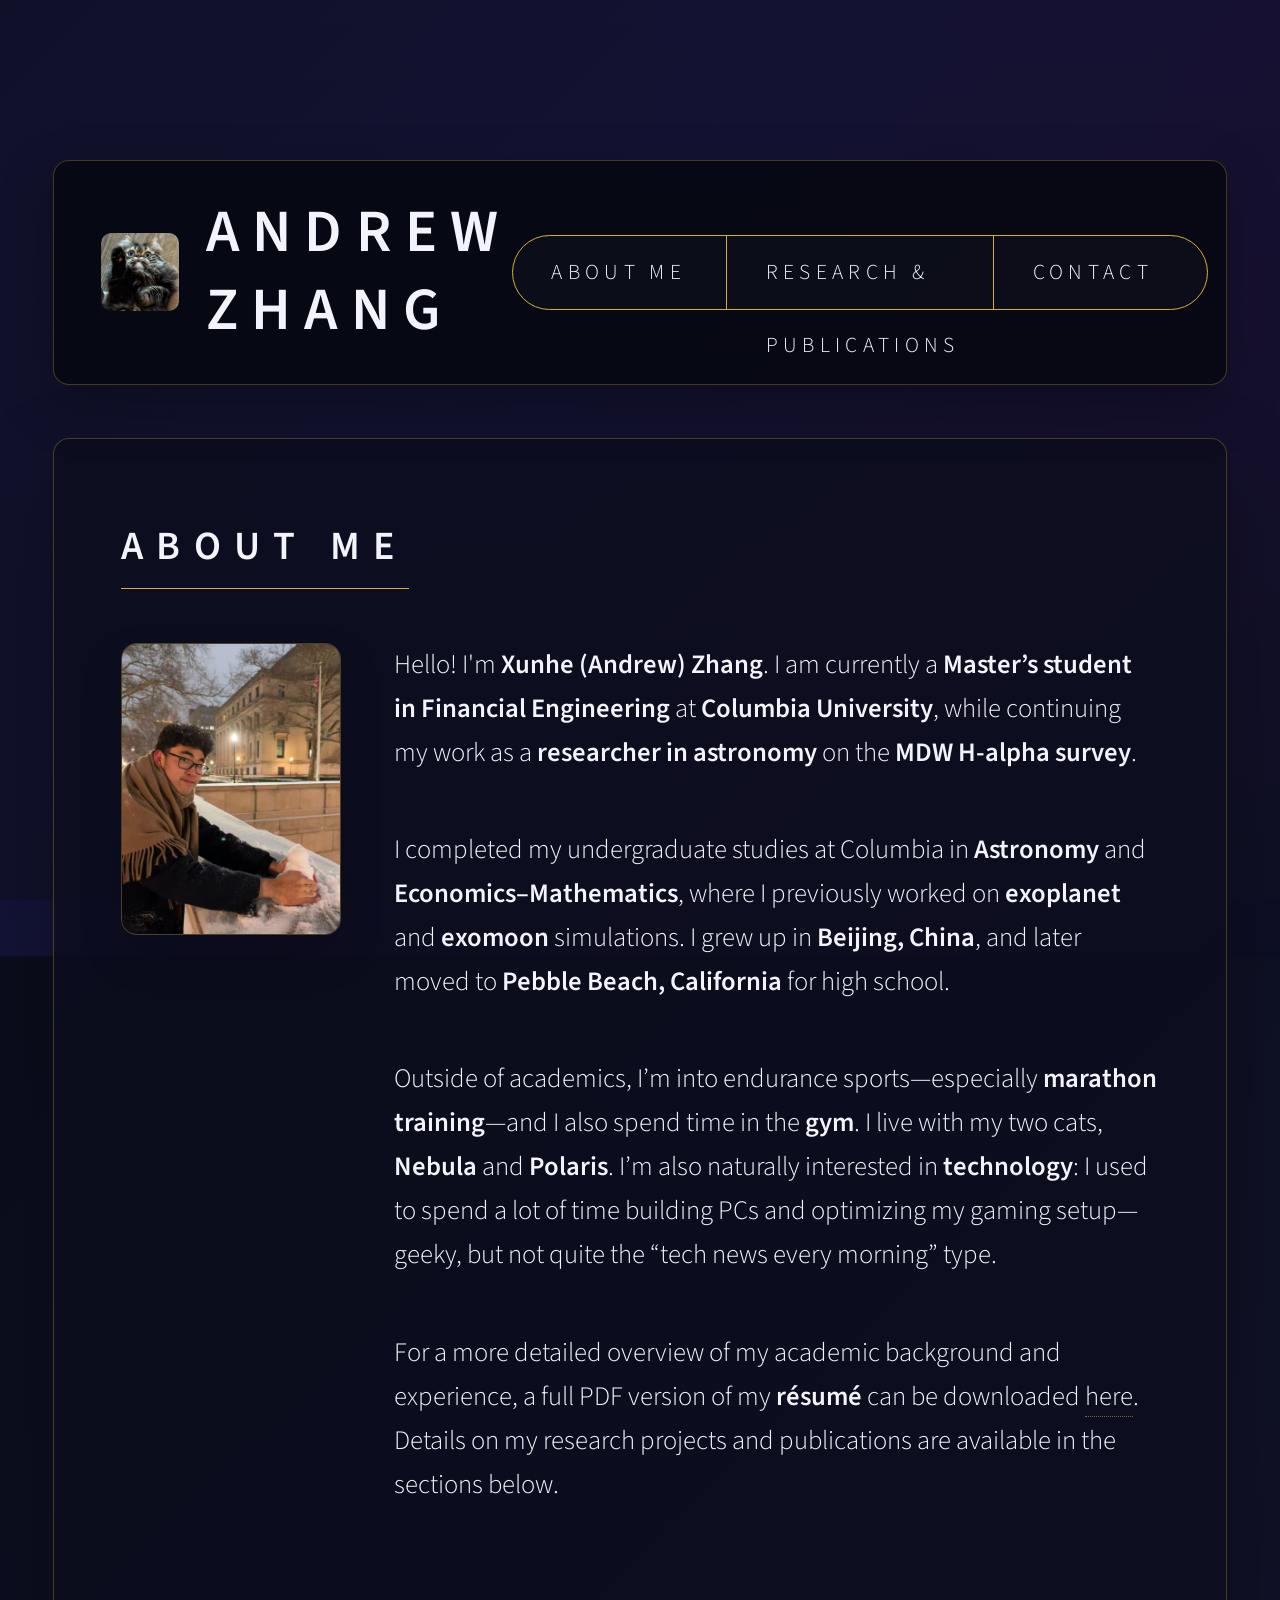
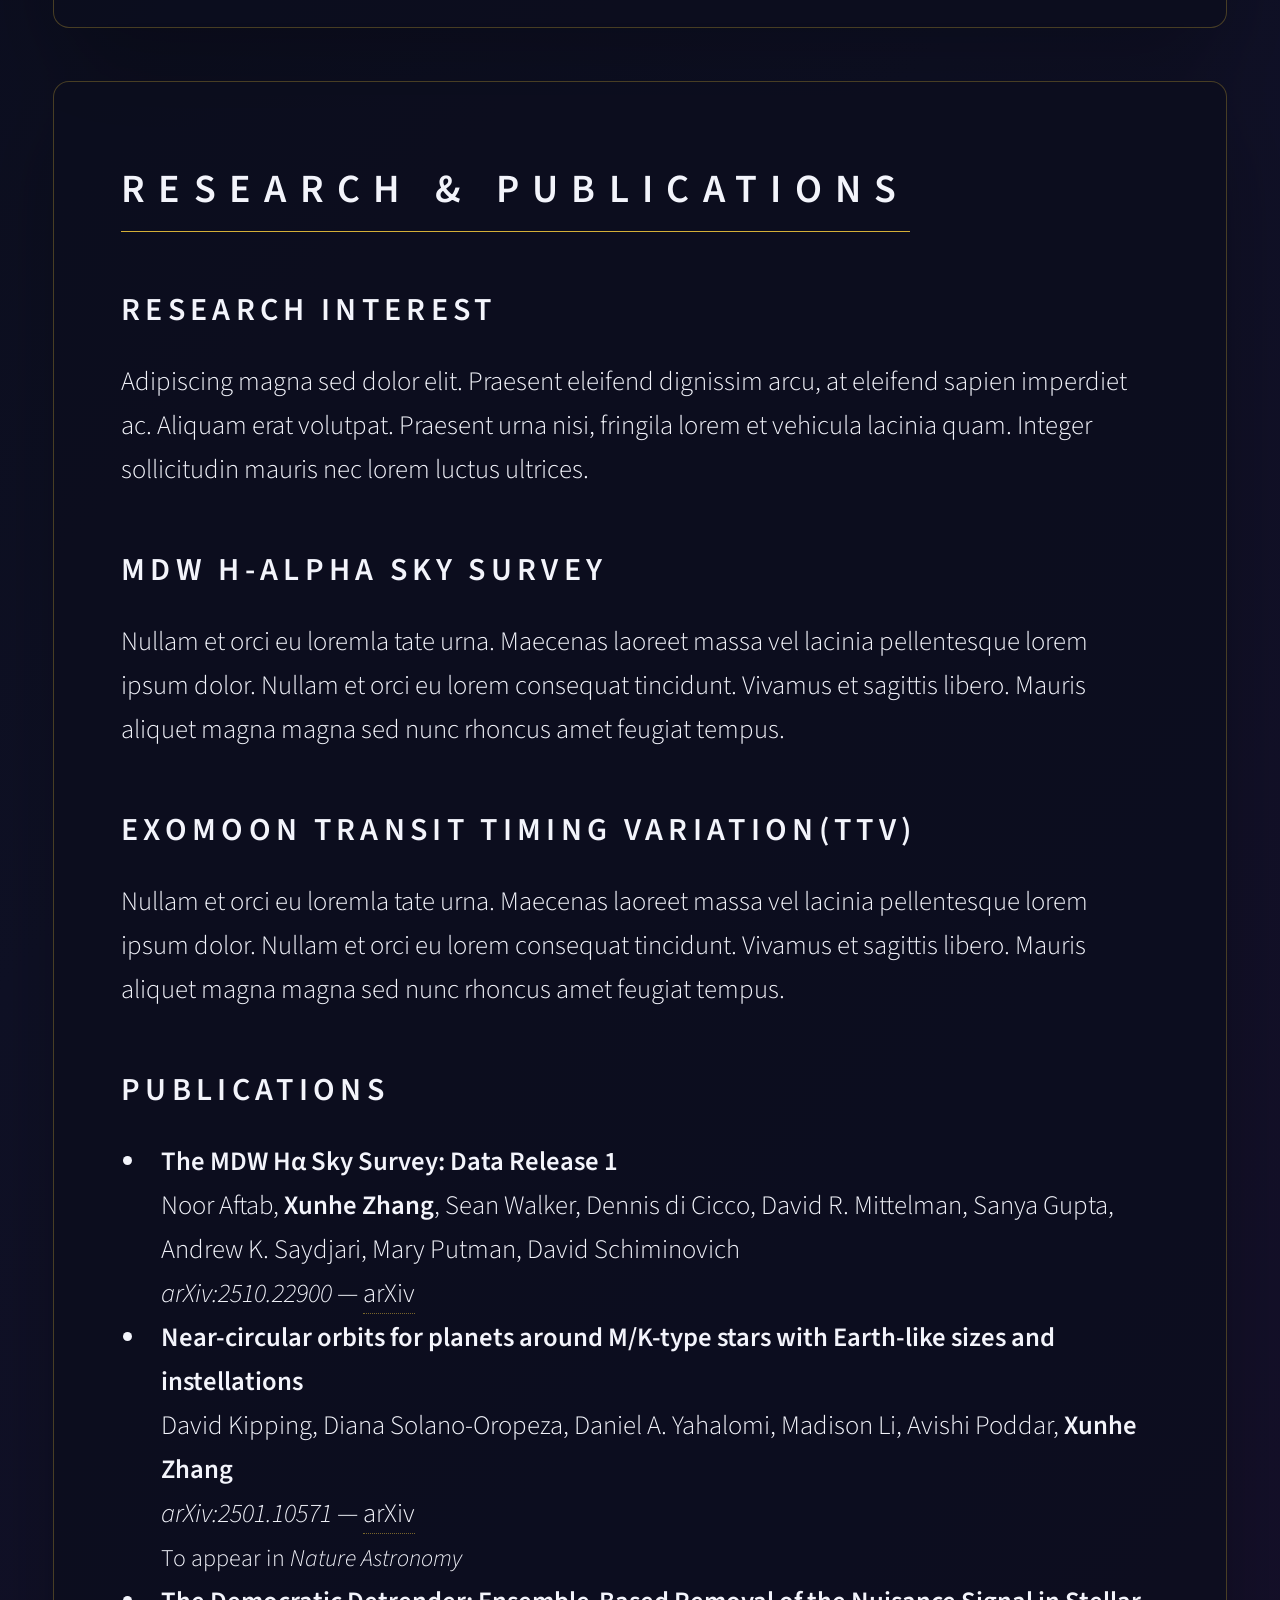
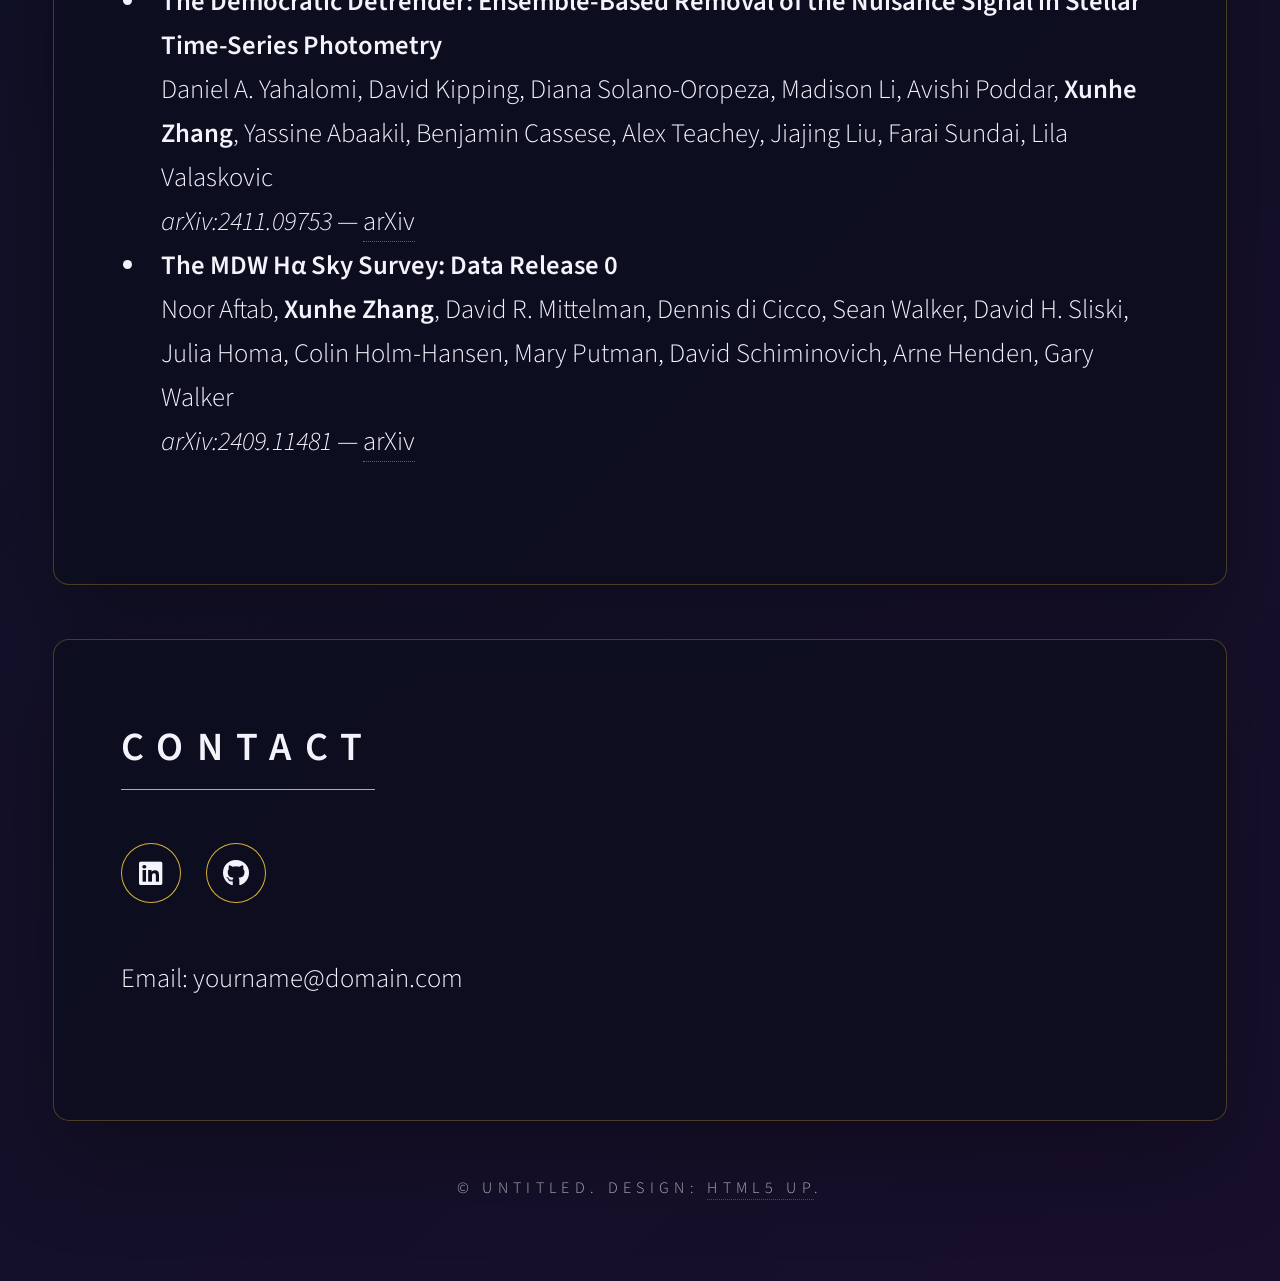
<file: index.html>
<!DOCTYPE HTML>
<!--
	Dimension by HTML5 UP
	html5up.net | @ajlkn
	Free for personal and commercial use under the CCA 3.0 license (html5up.net/license)
-->
<html>
	<head>
		<title>Andrew Zhang</title>
		<meta charset="utf-8" />
		<meta name="viewport" content="width=device-width, initial-scale=1, user-scalable=no" />
<link rel="stylesheet" href="assets/css/main.css?v=2" />
<noscript><link rel="stylesheet" href="assets/css/noscript.css?v=2" /></noscript>
	</head>
	<body class="is-preload">

		<!-- Wrapper -->
			<div id="wrapper">

				<!-- Header -->
                                        <header id="header">
                                                <div class="mobile-ribbon">
                                                        <span class="mobile-name">Andrew Zhang</span>
                                                        <button class="nav-toggle" aria-expanded="false" aria-controls="header-nav" type="button">
                                                                <span class="nav-toggle__icon" aria-hidden="true">
                                                                        <span class="nav-toggle__bar"></span>
                                                                        <span class="nav-toggle__bar"></span>
                                                                        <span class="nav-toggle__bar"></span>
                                                                </span>
                                                                <span class="nav-toggle__label">Menu</span>
                                                        </button>
                                                </div>
                                                <div class="content">
                                                        <div class="inner">
                                                                <div class="profile-header">
                                                                        <img class="profile-photo" src="images/cat.jpg" alt="Profile Picture">
                                                                        <div class="profile-text">
                                                                                <h1>Andrew Zhang</h1>
                                                                        </div>
                                                                </div>
                                                        </div>
                                                </div>
                                                <nav id="header-nav">
							<ul>
								<li><a href="#aboutme">About Me</a></li>
								<li><a href="#research">Research &amp; Publications</a></li>
								<li><a href="#contact">Contact</a></li>
								<!--<li><a href="#elements">Elements</a></li>-->
							</ul>
						</nav>
					</header>

                                <!-- Main -->
                                        <div id="main">

                                                <!-- About Me -->
                                                <article id="aboutme">
                                                        <h2 class="major">About Me</h2>
                                                        <div class="about-layout">
                                                                <div class="about-portrait">
                                                                        <img src="images/PORTRAIT.jpg" alt="Portrait placeholder" />
                                                                </div>
                                                                <div class="about-text">
                                                                        <p>
                                                                        Hello! I'm <strong>Xunhe (Andrew) Zhang</strong>. I am currently a <strong>Master’s student in Financial Engineering</strong> at
                                                                        <strong>Columbia University</strong>, while continuing my work as a <strong>researcher in astronomy</strong> on the
                                                                        <strong>MDW H-alpha survey</strong>.
                                                                        </p>

                                                                        <p>
                                                                        I completed my undergraduate studies at Columbia in <strong>Astronomy</strong> and <strong>Economics–Mathematics</strong>, where I previously
                                                                        worked on <strong>exoplanet</strong> and <strong>exomoon</strong> simulations. I grew up in <strong>Beijing, China</strong>, and later moved to
                                                                        <strong>Pebble Beach, California</strong> for high school.
                                                                        </p>

                                                                        <p>
                                                                        Outside of academics, I’m into endurance sports—especially <strong>marathon training</strong>—and I also spend time in the <strong>gym</strong>.
                                                                        I live with my two cats, <strong>Nebula</strong> and <strong>Polaris</strong>. I’m also naturally interested in <strong>technology</strong>:
                                                                        I used to spend a lot of time building PCs and optimizing my gaming setup—geeky, but not quite the “tech news every morning” type.
                                                                        </p>

                                                                        <p>
                                                                        For a more detailed overview of my academic background and experience, a full PDF version of my <strong>résumé</strong> can be downloaded
                                                                        <a href="YOUR_RESUME_LINK_HERE">here</a>. Details on my research projects and publications are available in the sections below.
                                                                        </p>
                                                                </div>
                                                        </div>

                                                </article>

						<!-- Research & Publications -->
							<article id="research">
								<h2 class="major">Research &amp; Publications</h2>
								<h3>Research Interest</h3>
								<p>Adipiscing magna sed dolor elit. Praesent eleifend dignissim arcu, at eleifend sapien imperdiet ac. Aliquam erat volutpat. Praesent urna nisi, fringila lorem et vehicula lacinia quam. Integer sollicitudin mauris nec lorem luctus ultrices.</p>
								<h3>MDW H-alpha Sky survey</h3>
								<p>Nullam et orci eu loremla tate urna. Maecenas laoreet massa vel lacinia pellentesque lorem ipsum dolor. Nullam et orci eu lorem consequat tincidunt. Vivamus et sagittis libero. Mauris aliquet magna magna sed nunc rhoncus amet feugiat tempus.</p>
								<h3>Exomoon Transit Timing Variation(TTV)</h3>
								<p>Nullam et orci eu loremla tate urna. Maecenas laoreet massa vel lacinia pellentesque lorem ipsum dolor. Nullam et orci eu lorem consequat tincidunt. Vivamus et sagittis libero. Mauris aliquet magna magna sed nunc rhoncus amet feugiat tempus.</p>
								<h3>Publications</h3>
								<ul>
									<li>
									<strong>The MDW Hα Sky Survey: Data Release 1</strong><br>
									Noor Aftab, <strong>Xunhe Zhang</strong>, Sean Walker, Dennis di Cicco, David R. Mittelman, Sanya Gupta, Andrew K. Saydjari, Mary Putman, David Schiminovich<br>
									<em>arXiv:2510.22900</em> —
									<a href="https://arxiv.org/abs/2510.22900">arXiv</a>
									</li>

									<li>
									<strong>Near-circular orbits for planets around M/K-type stars with Earth-like sizes and instellations</strong><br>
									David Kipping, Diana Solano-Oropeza, Daniel A. Yahalomi, Madison Li, Avishi Poddar, <strong>Xunhe Zhang</strong><br>
									<em>arXiv:2501.10571</em> —
									<a href="https://arxiv.org/abs/2501.10571">arXiv</a><br>
									<span style="font-size: 0.9em;">To appear in <em>Nature Astronomy</em></span>
									</li>

									<li>
									<strong>The Democratic Detrender: Ensemble-Based Removal of the Nuisance Signal in Stellar Time-Series Photometry</strong><br>
									Daniel A. Yahalomi, David Kipping, Diana Solano-Oropeza, Madison Li, Avishi Poddar, <strong>Xunhe Zhang</strong>, Yassine Abaakil, Benjamin Cassese, Alex Teachey, Jiajing Liu, Farai Sundai, Lila Valaskovic<br>
									<em>arXiv:2411.09753</em> —
									<a href="https://arxiv.org/abs/2411.09753">arXiv</a>
									</li>

									<li>
									<strong>The MDW Hα Sky Survey: Data Release 0</strong><br>
									Noor Aftab, <strong>Xunhe Zhang</strong>, David R. Mittelman, Dennis di Cicco, Sean Walker, David H. Sliski, Julia Homa, Colin Holm-Hansen, Mary Putman, David Schiminovich, Arne Henden, Gary Walker<br>
									<em>arXiv:2409.11481</em> —
									<a href="https://arxiv.org/abs/2409.11481">arXiv</a>
									</li>
								</ul>	
							</article>

						<!-- Contact -->
							<article id="contact">
								<h2 class="major">Contact</h2>
								<ul class="icons">
									<li><a href="#" class="icon brands fa-linkedin"><span class="label">LinkedIn</span></a></li>
									<li><a href="#" class="icon brands fa-github"><span class="label">GitHub</span></a></li>
								</ul>
								<p>Email: yourname@domain.com</p>
							</article>

						</div>

				<!-- Footer -->
					<footer id="footer">
						<p class="copyright">&copy; Untitled. Design: <a href="https://html5up.net">HTML5 UP</a>.</p>
					</footer>

			</div>

		<!-- BG -->
			<div id="bg"></div>

		<!-- Scripts -->
<script src="assets/js/jquery.min.js?v=2"></script>
<script src="assets/js/browser.min.js?v=2"></script>
<script src="assets/js/breakpoints.min.js?v=2"></script>
<script src="assets/js/util.js?v=2"></script>
<script src="assets/js/main.js?v=2"></script>

	</body>
</html>
</file>
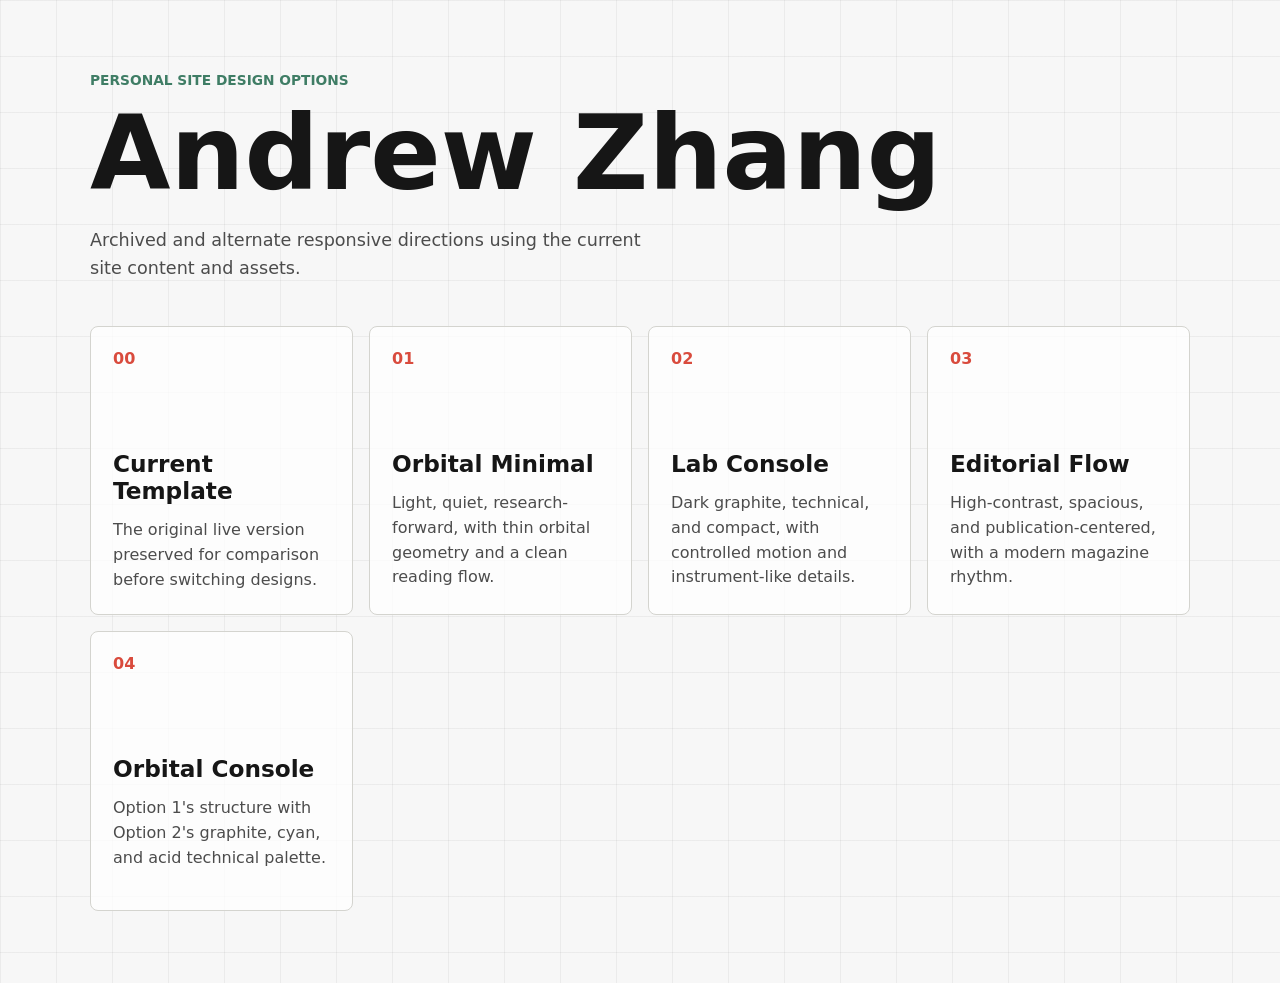
<file: design-options/index.html>
<!doctype html>
<html lang="en">
<head>
  <meta charset="utf-8">
  <meta name="viewport" content="width=device-width, initial-scale=1">
  <title>Andrew Zhang - Design Options</title>
  <link rel="stylesheet" href="shared/preview.css">
</head>
<body>
  <main class="preview-shell">
    <p class="eyebrow">Personal site design options</p>
    <h1>Andrew Zhang</h1>
    <p class="intro">Archived and alternate responsive directions using the current site content and assets.</p>

    <section class="option-grid" aria-label="Website design options">
      <a class="option-card" href="00-current-template/index.html">
        <span>00</span>
        <h2>Current Template</h2>
        <p>The original live version preserved for comparison before switching designs.</p>
      </a>
      <a class="option-card" href="01-orbital-minimal/index.html">
        <span>01</span>
        <h2>Orbital Minimal</h2>
        <p>Light, quiet, research-forward, with thin orbital geometry and a clean reading flow.</p>
      </a>
      <a class="option-card" href="02-lab-console/index.html">
        <span>02</span>
        <h2>Lab Console</h2>
        <p>Dark graphite, technical, and compact, with controlled motion and instrument-like details.</p>
      </a>
      <a class="option-card" href="03-editorial-flow/index.html">
        <span>03</span>
        <h2>Editorial Flow</h2>
        <p>High-contrast, spacious, and publication-centered, with a modern magazine rhythm.</p>
      </a>
      <a class="option-card" href="04-orbital-console/index.html">
        <span>04</span>
        <h2>Orbital Console</h2>
        <p>Option 1's structure with Option 2's graphite, cyan, and acid technical palette.</p>
      </a>
    </section>
  </main>
</body>
</html>
</file>
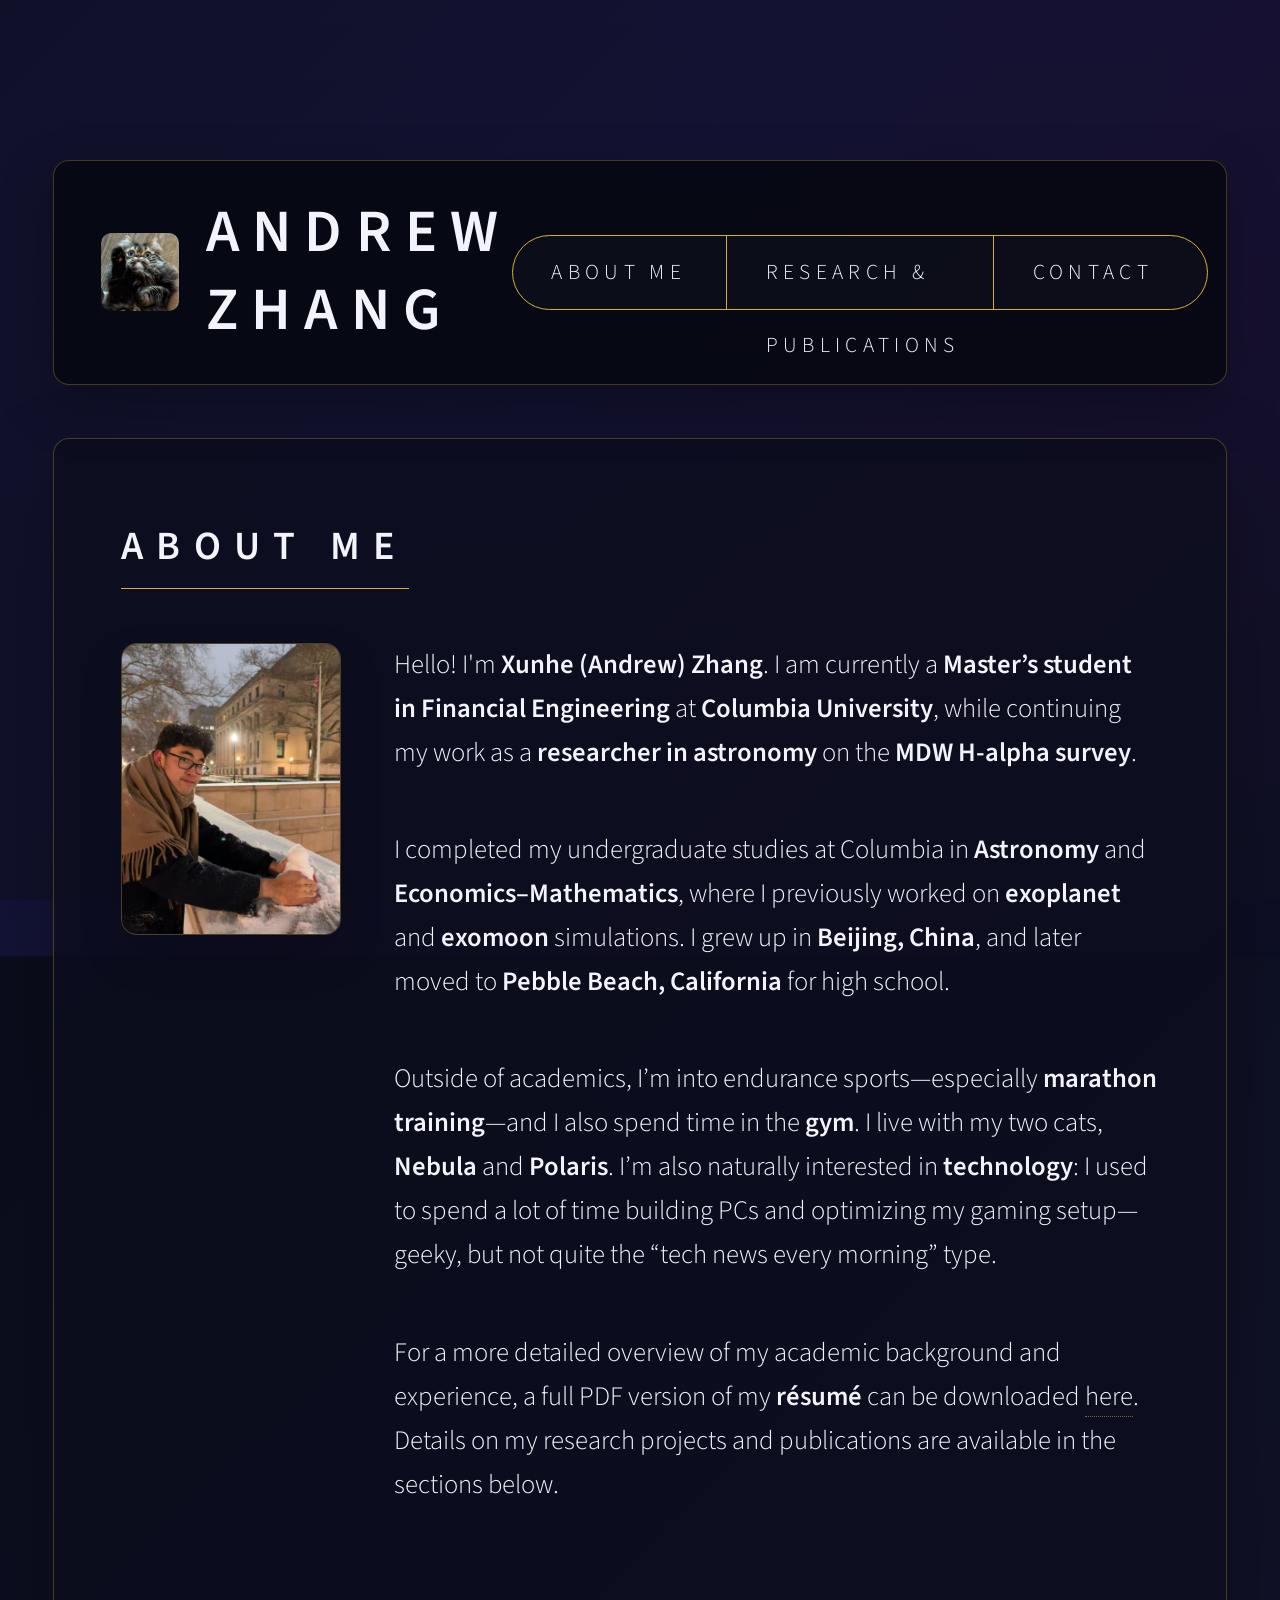
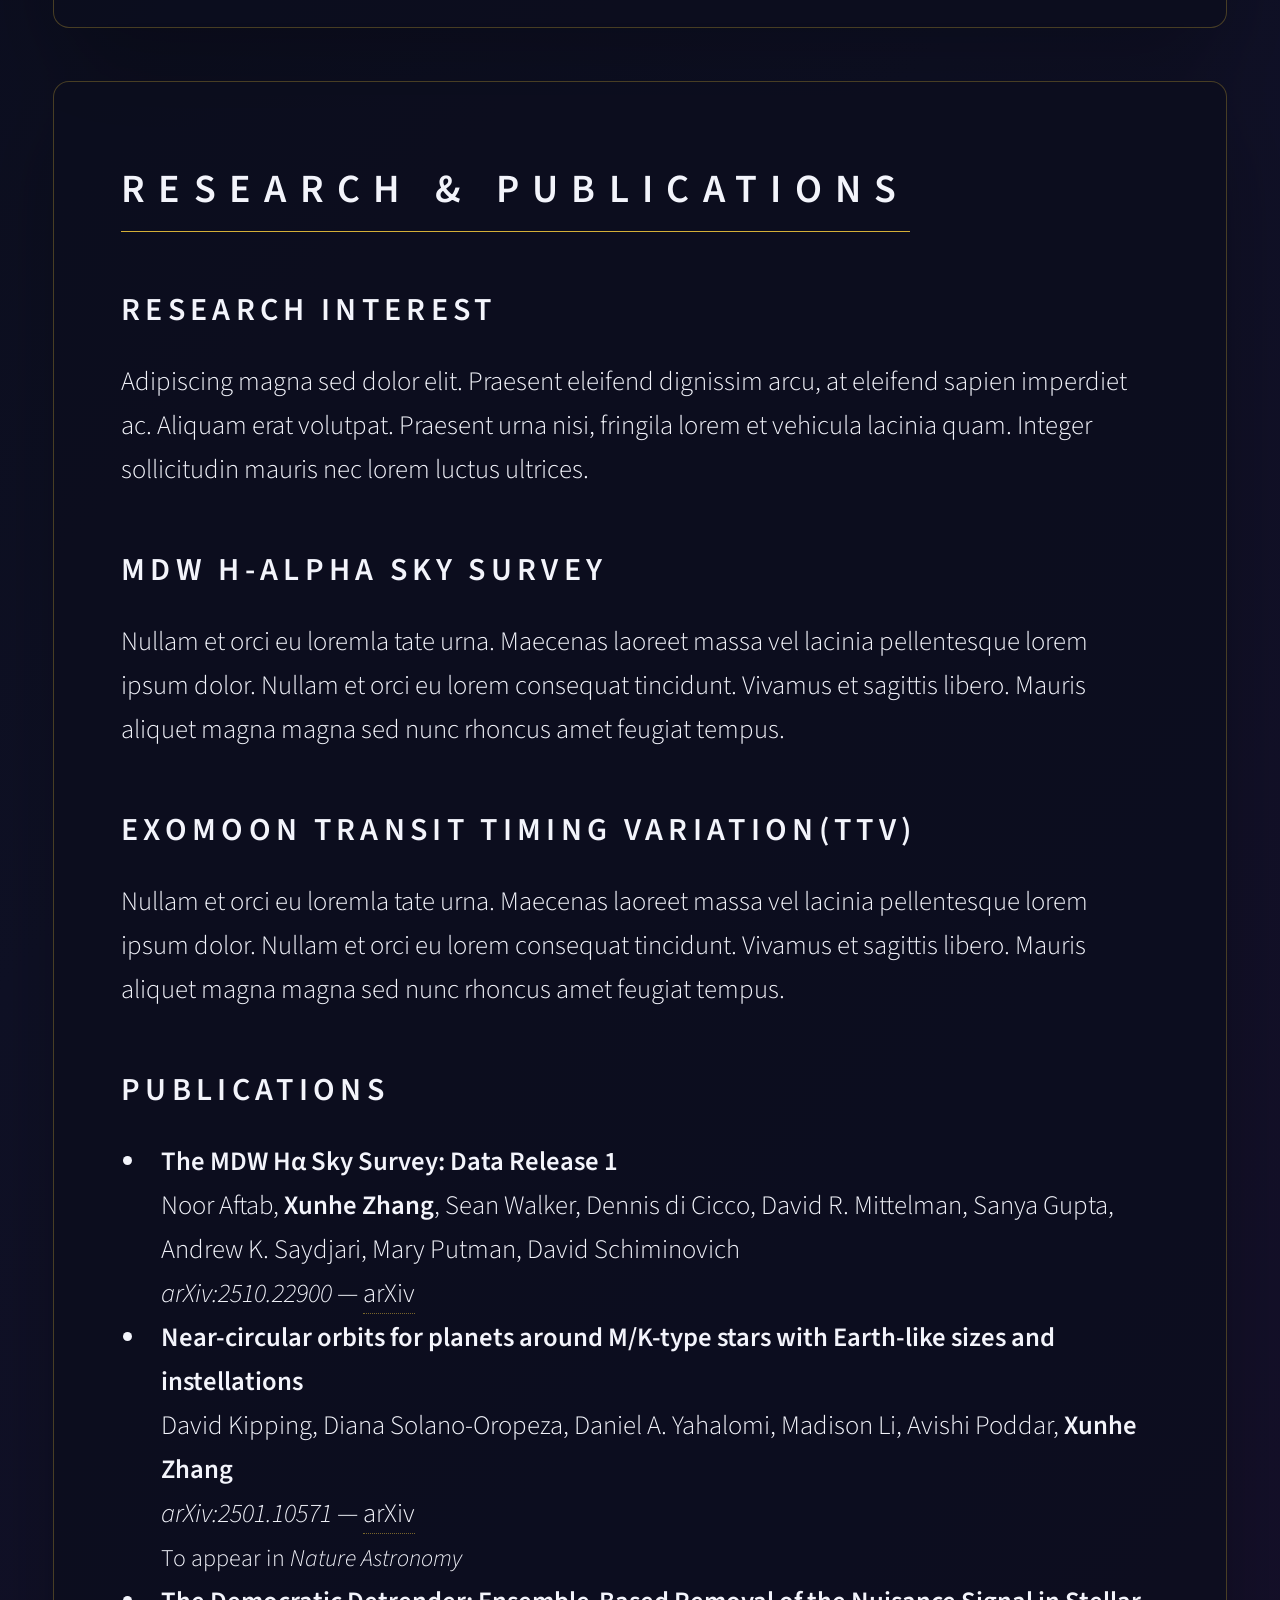
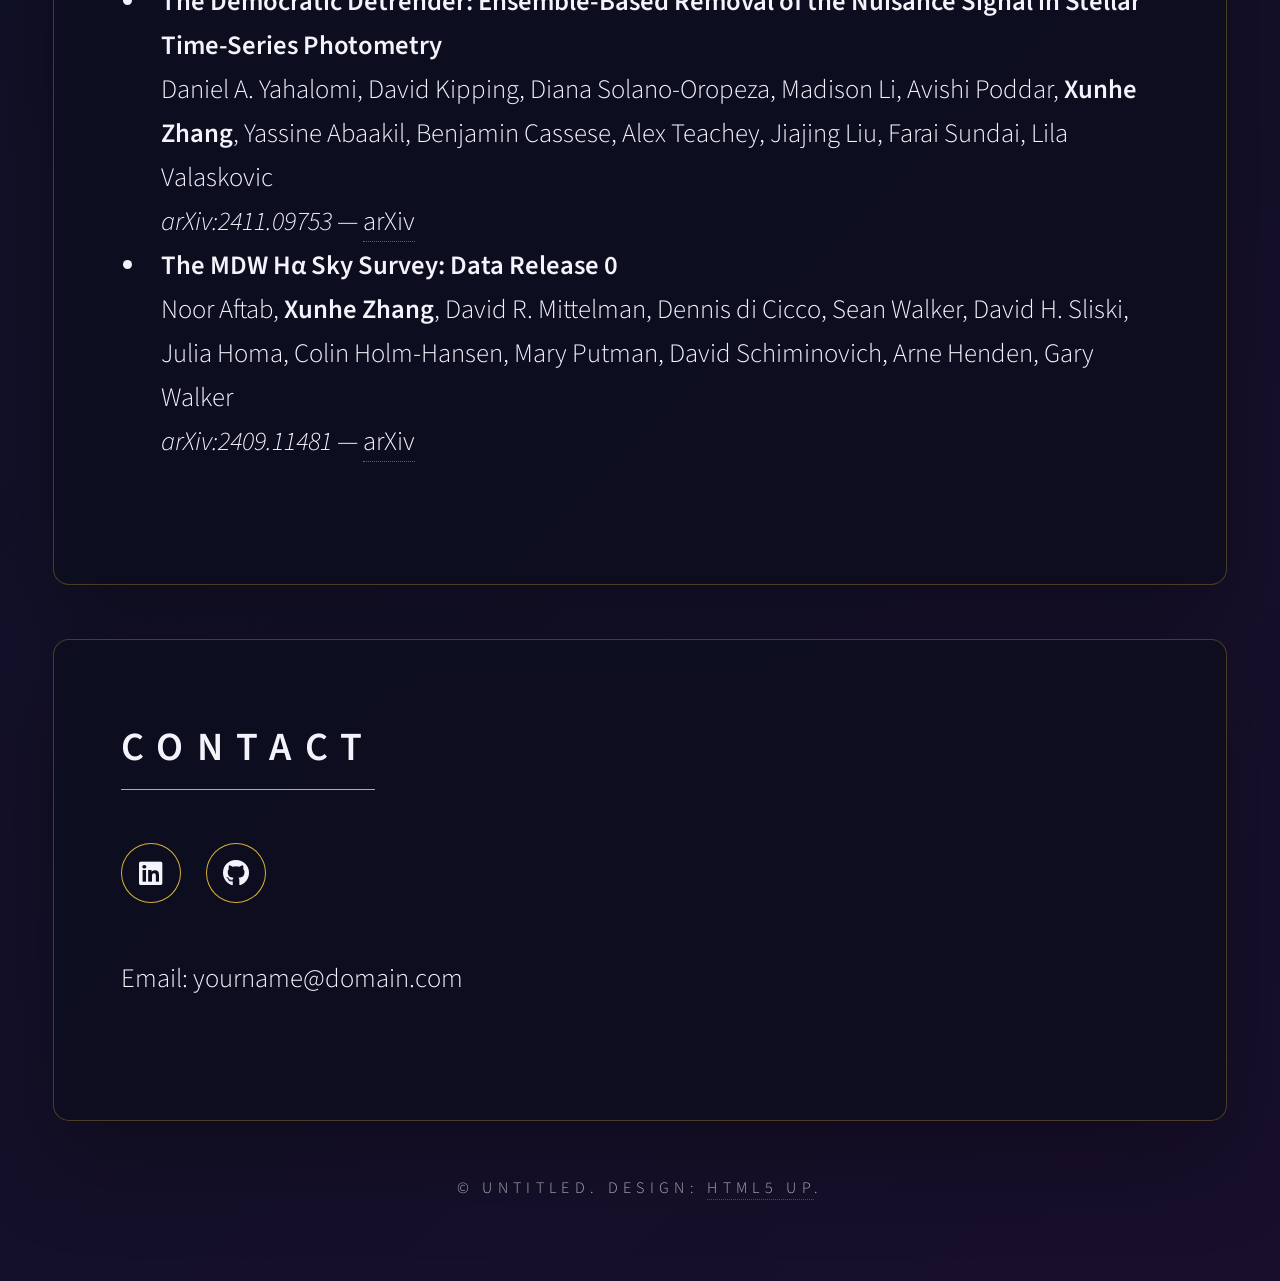
<file: design-options/00-current-template/index.html>
<!DOCTYPE HTML>
<!--
	Dimension by HTML5 UP
	html5up.net | @ajlkn
	Free for personal and commercial use under the CCA 3.0 license (html5up.net/license)
-->
<html>
	<head>
		<title>Andrew Zhang</title>
		<meta charset="utf-8" />
		<meta name="viewport" content="width=device-width, initial-scale=1, user-scalable=no" />
<link rel="stylesheet" href="../../assets/css/main.css?v=2" />
<noscript><link rel="stylesheet" href="../../assets/css/noscript.css?v=2" /></noscript>
	</head>
	<body class="is-preload">

		<!-- Wrapper -->
			<div id="wrapper">

				<!-- Header -->
                                        <header id="header">
                                                <div class="mobile-ribbon">
                                                        <span class="mobile-name">Andrew Zhang</span>
                                                        <button class="nav-toggle" aria-expanded="false" aria-controls="header-nav" type="button">
                                                                <span class="nav-toggle__icon" aria-hidden="true">
                                                                        <span class="nav-toggle__bar"></span>
                                                                        <span class="nav-toggle__bar"></span>
                                                                        <span class="nav-toggle__bar"></span>
                                                                </span>
                                                                <span class="nav-toggle__label">Menu</span>
                                                        </button>
                                                </div>
                                                <div class="content">
                                                        <div class="inner">
                                                                <div class="profile-header">
                                                                        <img class="profile-photo" src="../../images/cat.jpg" alt="Profile Picture">
                                                                        <div class="profile-text">
                                                                                <h1>Andrew Zhang</h1>
                                                                        </div>
                                                                </div>
                                                        </div>
                                                </div>
                                                <nav id="header-nav">
							<ul>
								<li><a href="#aboutme">About Me</a></li>
								<li><a href="#research">Research &amp; Publications</a></li>
								<li><a href="#contact">Contact</a></li>
								<!--<li><a href="#elements">Elements</a></li>-->
							</ul>
						</nav>
					</header>

                                <!-- Main -->
                                        <div id="main">

                                                <!-- About Me -->
                                                <article id="aboutme">
                                                        <h2 class="major">About Me</h2>
                                                        <div class="about-layout">
                                                                <div class="about-portrait">
                                                                        <img src="../../images/PORTRAIT.jpg" alt="Portrait placeholder" />
                                                                </div>
                                                                <div class="about-text">
                                                                        <p>
                                                                        Hello! I'm <strong>Xunhe (Andrew) Zhang</strong>. I am currently a <strong>Master’s student in Financial Engineering</strong> at
                                                                        <strong>Columbia University</strong>, while continuing my work as a <strong>researcher in astronomy</strong> on the
                                                                        <strong>MDW H-alpha survey</strong>.
                                                                        </p>

                                                                        <p>
                                                                        I completed my undergraduate studies at Columbia in <strong>Astronomy</strong> and <strong>Economics–Mathematics</strong>, where I previously
                                                                        worked on <strong>exoplanet</strong> and <strong>exomoon</strong> simulations. I grew up in <strong>Beijing, China</strong>, and later moved to
                                                                        <strong>Pebble Beach, California</strong> for high school.
                                                                        </p>

                                                                        <p>
                                                                        Outside of academics, I’m into endurance sports—especially <strong>marathon training</strong>—and I also spend time in the <strong>gym</strong>.
                                                                        I live with my two cats, <strong>Nebula</strong> and <strong>Polaris</strong>. I’m also naturally interested in <strong>technology</strong>:
                                                                        I used to spend a lot of time building PCs and optimizing my gaming setup—geeky, but not quite the “tech news every morning” type.
                                                                        </p>

                                                                        <p>
                                                                        For a more detailed overview of my academic background and experience, a full PDF version of my <strong>résumé</strong> can be downloaded
                                                                        <a href="YOUR_RESUME_LINK_HERE">here</a>. Details on my research projects and publications are available in the sections below.
                                                                        </p>
                                                                </div>
                                                        </div>

                                                </article>

						<!-- Research & Publications -->
							<article id="research">
								<h2 class="major">Research &amp; Publications</h2>
								<h3>Research Interest</h3>
								<p>Adipiscing magna sed dolor elit. Praesent eleifend dignissim arcu, at eleifend sapien imperdiet ac. Aliquam erat volutpat. Praesent urna nisi, fringila lorem et vehicula lacinia quam. Integer sollicitudin mauris nec lorem luctus ultrices.</p>
								<h3>MDW H-alpha Sky survey</h3>
								<p>Nullam et orci eu loremla tate urna. Maecenas laoreet massa vel lacinia pellentesque lorem ipsum dolor. Nullam et orci eu lorem consequat tincidunt. Vivamus et sagittis libero. Mauris aliquet magna magna sed nunc rhoncus amet feugiat tempus.</p>
								<h3>Exomoon Transit Timing Variation(TTV)</h3>
								<p>Nullam et orci eu loremla tate urna. Maecenas laoreet massa vel lacinia pellentesque lorem ipsum dolor. Nullam et orci eu lorem consequat tincidunt. Vivamus et sagittis libero. Mauris aliquet magna magna sed nunc rhoncus amet feugiat tempus.</p>
								<h3>Publications</h3>
								<ul>
									<li>
									<strong>The MDW Hα Sky Survey: Data Release 1</strong><br>
									Noor Aftab, <strong>Xunhe Zhang</strong>, Sean Walker, Dennis di Cicco, David R. Mittelman, Sanya Gupta, Andrew K. Saydjari, Mary Putman, David Schiminovich<br>
									<em>arXiv:2510.22900</em> —
									<a href="https://arxiv.org/abs/2510.22900">arXiv</a>
									</li>

									<li>
									<strong>Near-circular orbits for planets around M/K-type stars with Earth-like sizes and instellations</strong><br>
									David Kipping, Diana Solano-Oropeza, Daniel A. Yahalomi, Madison Li, Avishi Poddar, <strong>Xunhe Zhang</strong><br>
									<em>arXiv:2501.10571</em> —
									<a href="https://arxiv.org/abs/2501.10571">arXiv</a><br>
									<span style="font-size: 0.9em;">To appear in <em>Nature Astronomy</em></span>
									</li>

									<li>
									<strong>The Democratic Detrender: Ensemble-Based Removal of the Nuisance Signal in Stellar Time-Series Photometry</strong><br>
									Daniel A. Yahalomi, David Kipping, Diana Solano-Oropeza, Madison Li, Avishi Poddar, <strong>Xunhe Zhang</strong>, Yassine Abaakil, Benjamin Cassese, Alex Teachey, Jiajing Liu, Farai Sundai, Lila Valaskovic<br>
									<em>arXiv:2411.09753</em> —
									<a href="https://arxiv.org/abs/2411.09753">arXiv</a>
									</li>

									<li>
									<strong>The MDW Hα Sky Survey: Data Release 0</strong><br>
									Noor Aftab, <strong>Xunhe Zhang</strong>, David R. Mittelman, Dennis di Cicco, Sean Walker, David H. Sliski, Julia Homa, Colin Holm-Hansen, Mary Putman, David Schiminovich, Arne Henden, Gary Walker<br>
									<em>arXiv:2409.11481</em> —
									<a href="https://arxiv.org/abs/2409.11481">arXiv</a>
									</li>
								</ul>	
							</article>

						<!-- Contact -->
							<article id="contact">
								<h2 class="major">Contact</h2>
								<ul class="icons">
									<li><a href="#" class="icon brands fa-linkedin"><span class="label">LinkedIn</span></a></li>
									<li><a href="#" class="icon brands fa-github"><span class="label">GitHub</span></a></li>
								</ul>
								<p>Email: yourname@domain.com</p>
							</article>

						</div>

				<!-- Footer -->
					<footer id="footer">
						<p class="copyright">&copy; Untitled. Design: <a href="https://html5up.net">HTML5 UP</a>.</p>
					</footer>

			</div>

		<!-- BG -->
			<div id="bg"></div>

		<!-- Scripts -->
<script src="../../assets/js/jquery.min.js?v=2"></script>
<script src="../../assets/js/browser.min.js?v=2"></script>
<script src="../../assets/js/breakpoints.min.js?v=2"></script>
<script src="../../assets/js/util.js?v=2"></script>
<script src="../../assets/js/main.js?v=2"></script>

	</body>
</html>
</file>
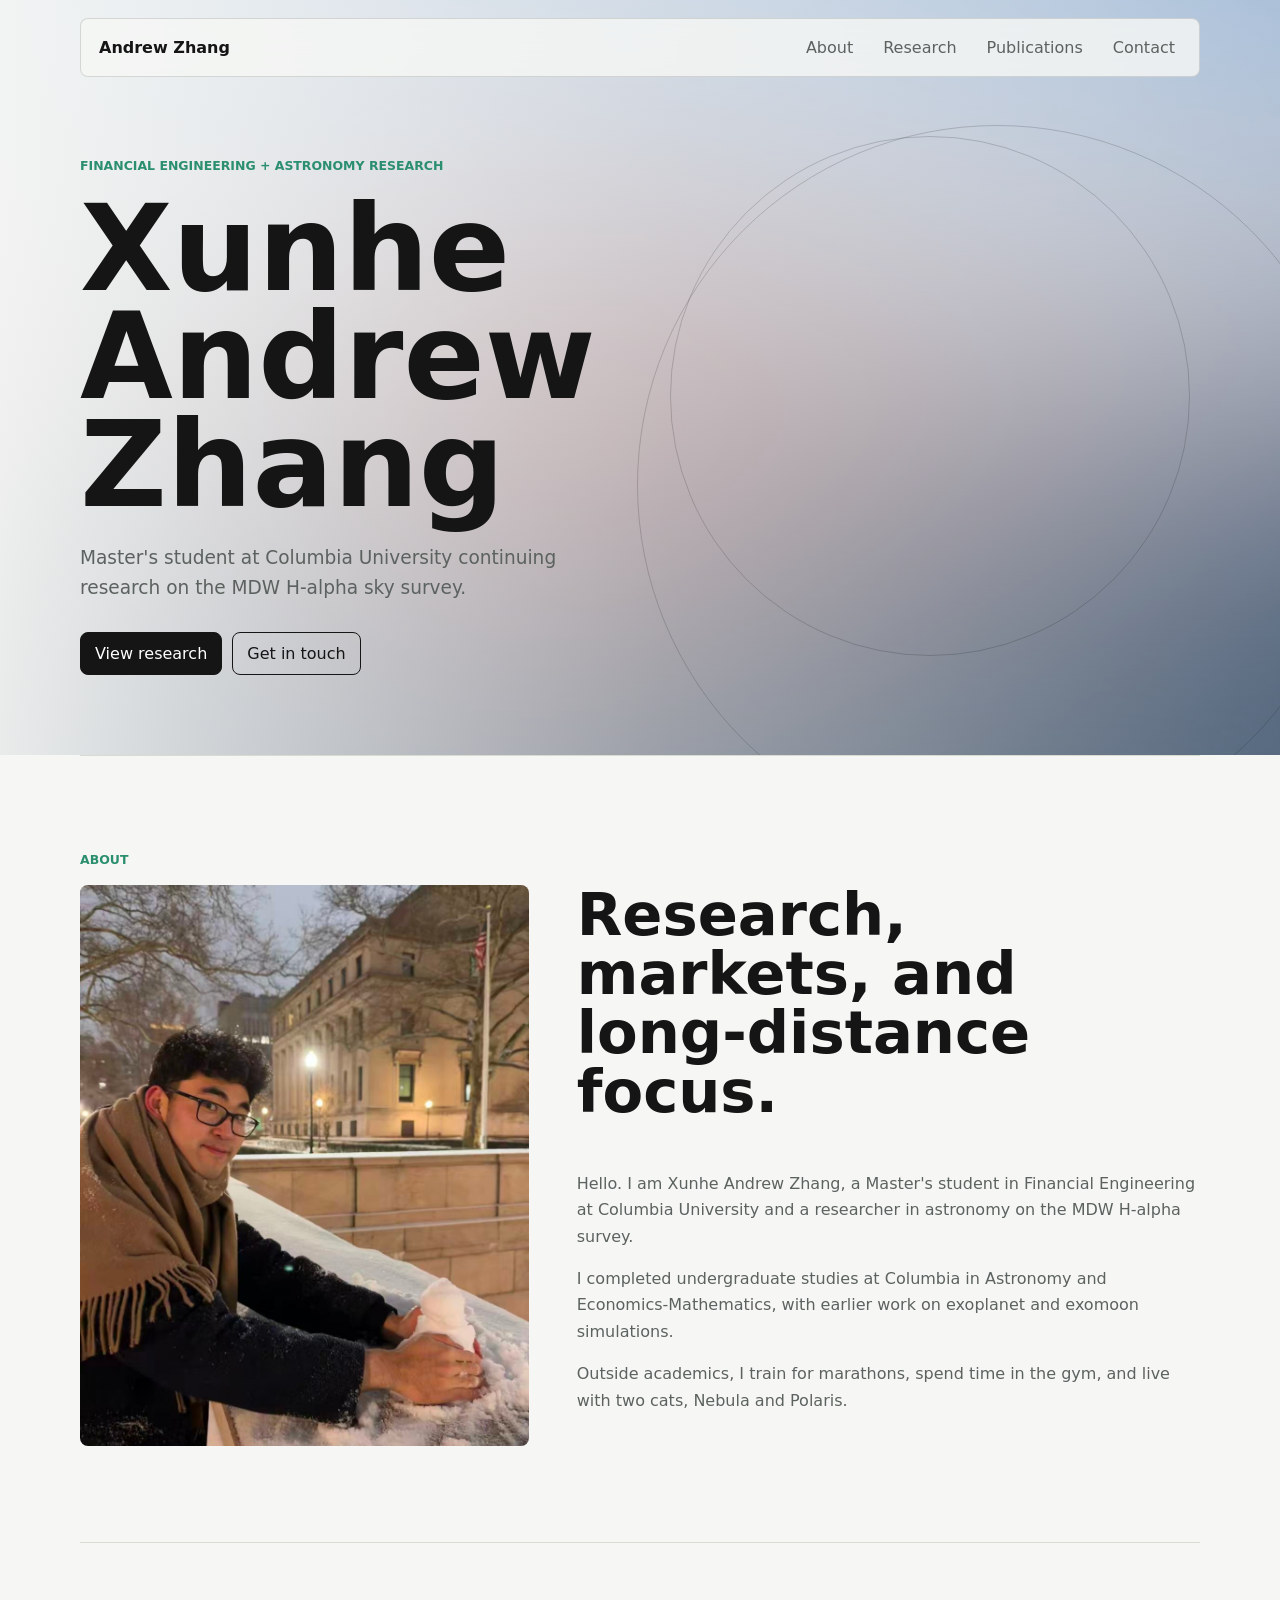
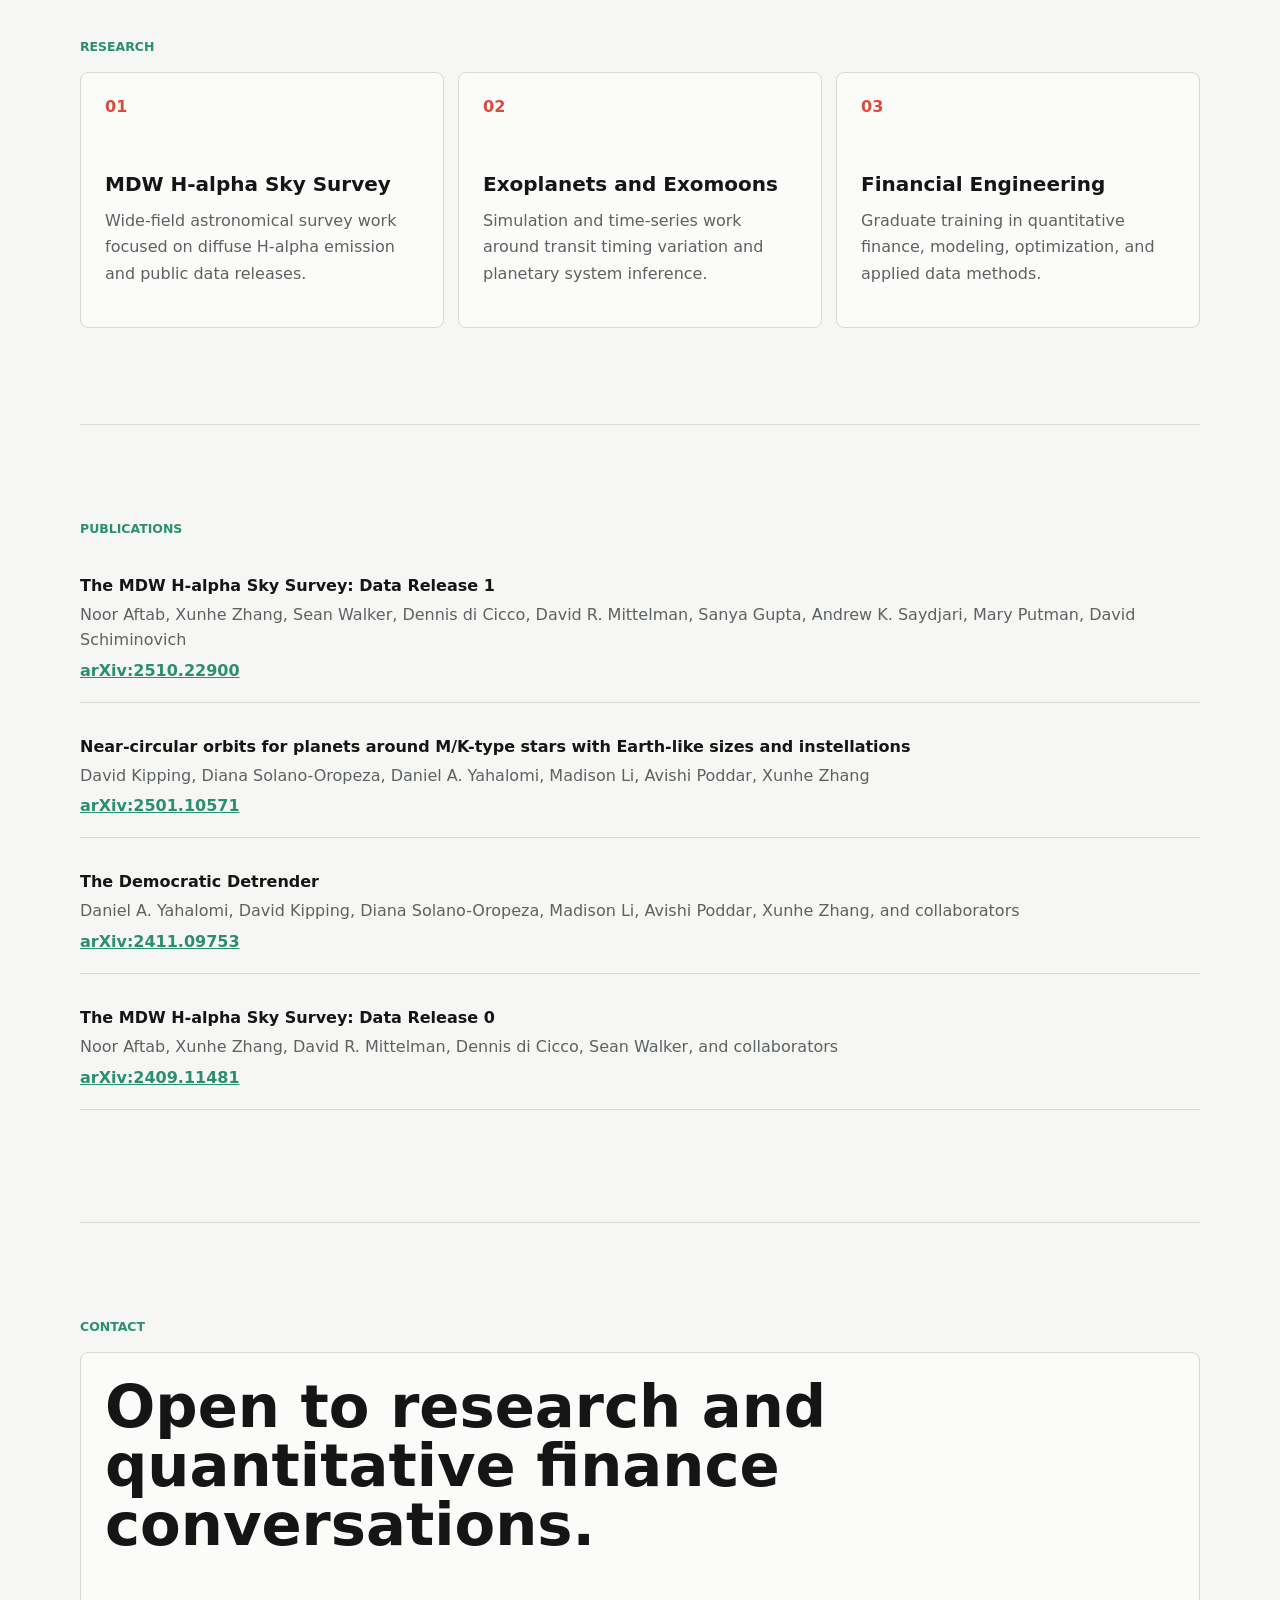
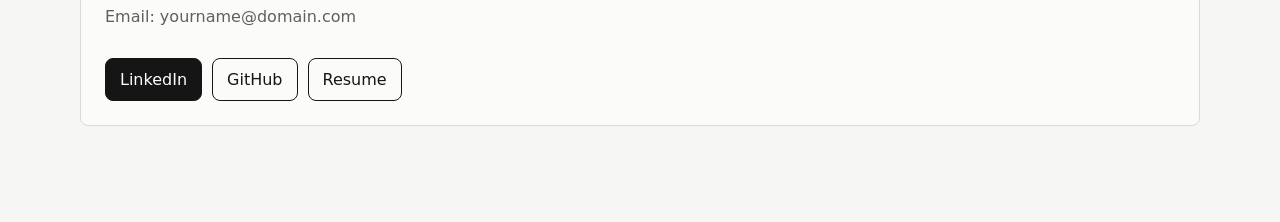
<file: design-options/01-orbital-minimal/index.html>
<!doctype html>
<html lang="en">
<head>
  <meta charset="utf-8">
  <meta name="viewport" content="width=device-width, initial-scale=1">
  <title>Andrew Zhang - Orbital Minimal</title>
  <link rel="stylesheet" href="style.css">
</head>
<body>
  <div class="scroll-progress" aria-hidden="true"><span></span></div>
  <header class="site-header">
    <a class="brand" href="#home">Andrew Zhang</a>
    <button class="nav-toggle" type="button" aria-controls="site-nav" aria-expanded="false">Menu</button>
    <nav class="site-nav" id="site-nav" aria-label="Primary navigation">
      <a href="#about">About</a>
      <a href="#research">Research</a>
      <a href="#publications">Publications</a>
      <a href="#contact">Contact</a>
    </nav>
  </header>

  <main>
    <section class="hero" id="home" data-section>
      <div class="hero-media" aria-hidden="true"></div>
      <div class="orbit orbit-one" aria-hidden="true"></div>
      <div class="orbit orbit-two" aria-hidden="true"></div>
      <div class="hero-copy reveal">
        <p class="eyebrow">Financial engineering + astronomy research</p>
        <h1>Xunhe Andrew Zhang</h1>
        <p class="hero-text">Master's student at Columbia University continuing research on the MDW H-alpha sky survey.</p>
        <div class="hero-actions">
          <a href="#research">View research</a>
          <a href="#contact">Get in touch</a>
        </div>
      </div>
    </section>

    <section class="section about-section" id="about" data-section>
      <div class="section-kicker">About</div>
      <div class="about-grid reveal">
        <img src="../../images/PORTRAIT.jpg" alt="Portrait of Andrew Zhang">
        <div>
          <h2>Research, markets, and long-distance focus.</h2>
          <p>Hello. I am Xunhe Andrew Zhang, a Master's student in Financial Engineering at Columbia University and a researcher in astronomy on the MDW H-alpha survey.</p>
          <p>I completed undergraduate studies at Columbia in Astronomy and Economics-Mathematics, with earlier work on exoplanet and exomoon simulations.</p>
          <p>Outside academics, I train for marathons, spend time in the gym, and live with two cats, Nebula and Polaris.</p>
        </div>
      </div>
    </section>

    <section class="section" id="research" data-section>
      <div class="section-kicker">Research</div>
      <div class="research-grid">
        <article class="research-item reveal">
          <span>01</span>
          <h3>MDW H-alpha Sky Survey</h3>
          <p>Wide-field astronomical survey work focused on diffuse H-alpha emission and public data releases.</p>
        </article>
        <article class="research-item reveal">
          <span>02</span>
          <h3>Exoplanets and Exomoons</h3>
          <p>Simulation and time-series work around transit timing variation and planetary system inference.</p>
        </article>
        <article class="research-item reveal">
          <span>03</span>
          <h3>Financial Engineering</h3>
          <p>Graduate training in quantitative finance, modeling, optimization, and applied data methods.</p>
        </article>
      </div>
    </section>

    <section class="section publications" id="publications" data-section>
      <div class="section-kicker">Publications</div>
      <ol class="pub-list reveal">
        <li><strong>The MDW H-alpha Sky Survey: Data Release 1</strong><span>Noor Aftab, Xunhe Zhang, Sean Walker, Dennis di Cicco, David R. Mittelman, Sanya Gupta, Andrew K. Saydjari, Mary Putman, David Schiminovich</span><a href="https://arxiv.org/abs/2510.22900">arXiv:2510.22900</a></li>
        <li><strong>Near-circular orbits for planets around M/K-type stars with Earth-like sizes and instellations</strong><span>David Kipping, Diana Solano-Oropeza, Daniel A. Yahalomi, Madison Li, Avishi Poddar, Xunhe Zhang</span><a href="https://arxiv.org/abs/2501.10571">arXiv:2501.10571</a></li>
        <li><strong>The Democratic Detrender</strong><span>Daniel A. Yahalomi, David Kipping, Diana Solano-Oropeza, Madison Li, Avishi Poddar, Xunhe Zhang, and collaborators</span><a href="https://arxiv.org/abs/2411.09753">arXiv:2411.09753</a></li>
        <li><strong>The MDW H-alpha Sky Survey: Data Release 0</strong><span>Noor Aftab, Xunhe Zhang, David R. Mittelman, Dennis di Cicco, Sean Walker, and collaborators</span><a href="https://arxiv.org/abs/2409.11481">arXiv:2409.11481</a></li>
      </ol>
    </section>

    <section class="section contact-section" id="contact" data-section>
      <div class="section-kicker">Contact</div>
      <div class="contact-panel reveal">
        <h2>Open to research and quantitative finance conversations.</h2>
        <p>Email: yourname@domain.com</p>
        <div class="contact-links">
          <a href="#">LinkedIn</a>
          <a href="#">GitHub</a>
          <a href="#">Resume</a>
        </div>
      </div>
    </section>
  </main>

  <script src="../shared/site.js"></script>
</body>
</html>
</file>
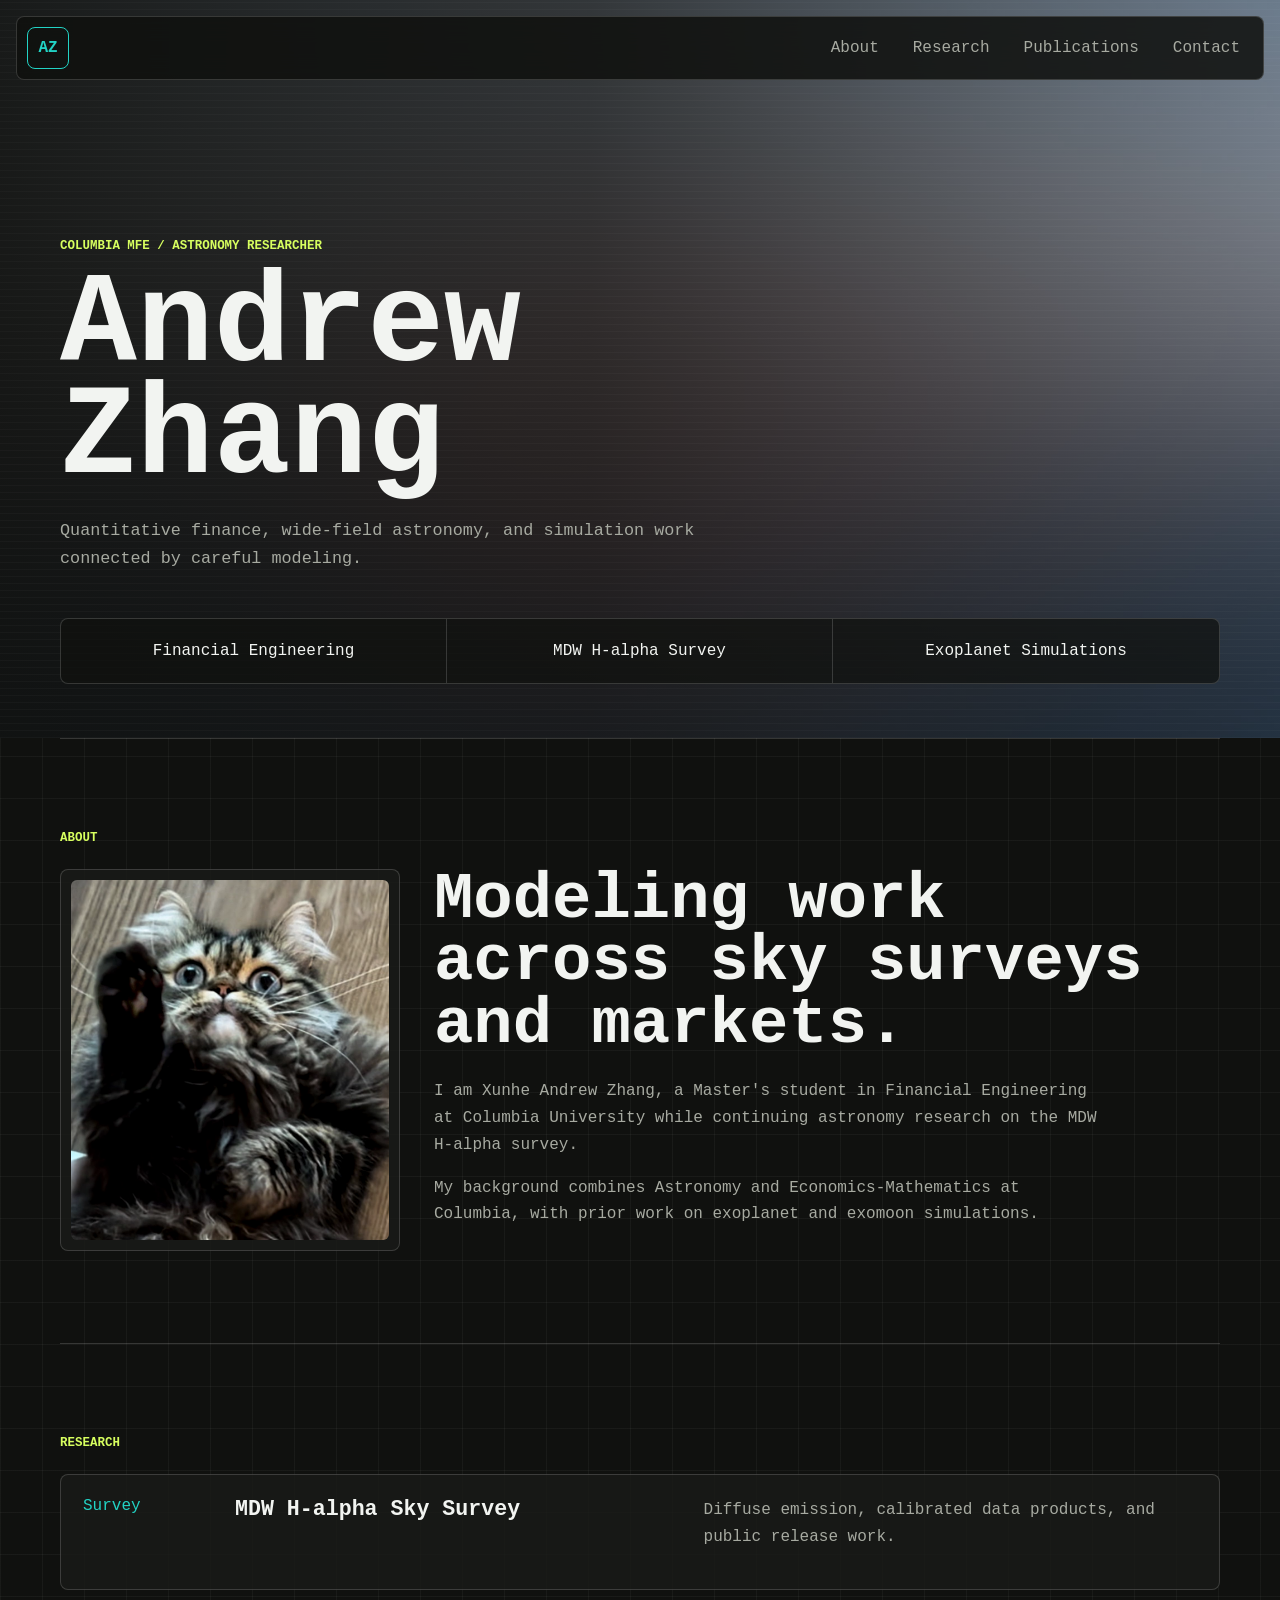
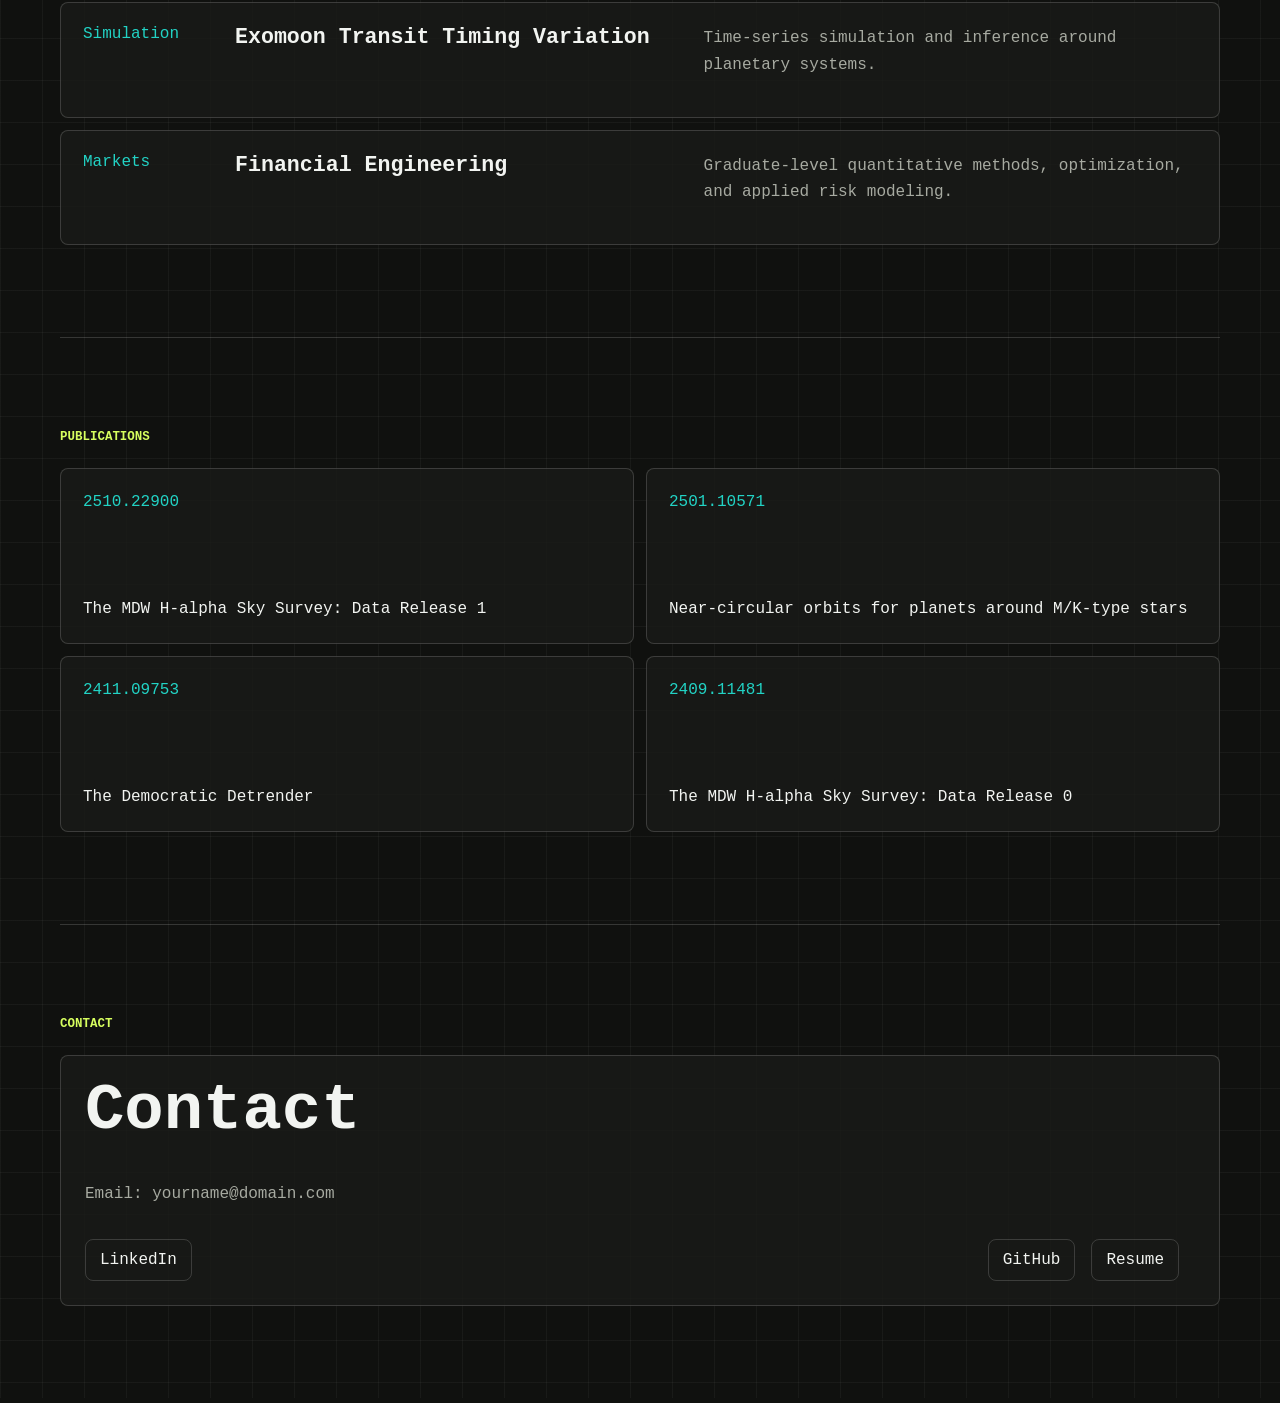
<file: design-options/02-lab-console/index.html>
<!doctype html>
<html lang="en">
<head>
  <meta charset="utf-8">
  <meta name="viewport" content="width=device-width, initial-scale=1">
  <title>Andrew Zhang - Lab Console</title>
  <link rel="stylesheet" href="style.css">
</head>
<body>
  <div class="scroll-progress" aria-hidden="true"><span></span></div>
  <header class="site-header">
    <a class="brand" href="#home">AZ</a>
    <button class="nav-toggle" type="button" aria-controls="site-nav" aria-expanded="false">Menu</button>
    <nav class="site-nav" id="site-nav" aria-label="Primary navigation">
      <a href="#about">About</a>
      <a href="#research">Research</a>
      <a href="#publications">Publications</a>
      <a href="#contact">Contact</a>
    </nav>
  </header>

  <main>
    <section class="hero" id="home" data-section>
      <div class="hero-image" aria-hidden="true"></div>
      <div class="hero-copy reveal">
        <p class="eyebrow">Columbia MFE / Astronomy researcher</p>
        <h1>Andrew Zhang</h1>
        <p>Quantitative finance, wide-field astronomy, and simulation work connected by careful modeling.</p>
      </div>
      <div class="status-strip reveal" aria-label="Profile highlights">
        <span>Financial Engineering</span>
        <span>MDW H-alpha Survey</span>
        <span>Exoplanet Simulations</span>
      </div>
    </section>

    <section class="section about-section" id="about" data-section>
      <div class="rail-label">About</div>
      <div class="console-grid reveal">
        <div class="portrait-frame">
          <img src="../../images/cat.jpg" alt="Profile placeholder image">
        </div>
        <div>
          <h2>Modeling work across sky surveys and markets.</h2>
          <p>I am Xunhe Andrew Zhang, a Master's student in Financial Engineering at Columbia University while continuing astronomy research on the MDW H-alpha survey.</p>
          <p>My background combines Astronomy and Economics-Mathematics at Columbia, with prior work on exoplanet and exomoon simulations.</p>
        </div>
      </div>
    </section>

    <section class="section" id="research" data-section>
      <div class="rail-label">Research</div>
      <div class="stacked-list">
        <article class="stack-row reveal">
          <span>Survey</span>
          <h3>MDW H-alpha Sky Survey</h3>
          <p>Diffuse emission, calibrated data products, and public release work.</p>
        </article>
        <article class="stack-row reveal">
          <span>Simulation</span>
          <h3>Exomoon Transit Timing Variation</h3>
          <p>Time-series simulation and inference around planetary systems.</p>
        </article>
        <article class="stack-row reveal">
          <span>Markets</span>
          <h3>Financial Engineering</h3>
          <p>Graduate-level quantitative methods, optimization, and applied risk modeling.</p>
        </article>
      </div>
    </section>

    <section class="section" id="publications" data-section>
      <div class="rail-label">Publications</div>
      <div class="publication-grid reveal">
        <a href="https://arxiv.org/abs/2510.22900"><span>2510.22900</span>The MDW H-alpha Sky Survey: Data Release 1</a>
        <a href="https://arxiv.org/abs/2501.10571"><span>2501.10571</span>Near-circular orbits for planets around M/K-type stars</a>
        <a href="https://arxiv.org/abs/2411.09753"><span>2411.09753</span>The Democratic Detrender</a>
        <a href="https://arxiv.org/abs/2409.11481"><span>2409.11481</span>The MDW H-alpha Sky Survey: Data Release 0</a>
      </div>
    </section>

    <section class="section contact-section" id="contact" data-section>
      <div class="rail-label">Contact</div>
      <div class="contact-grid reveal">
        <h2>Contact</h2>
        <p>Email: yourname@domain.com</p>
        <a href="#">LinkedIn</a>
        <a href="#">GitHub</a>
        <a href="#">Resume</a>
      </div>
    </section>
  </main>

  <script src="../shared/site.js"></script>
</body>
</html>
</file>
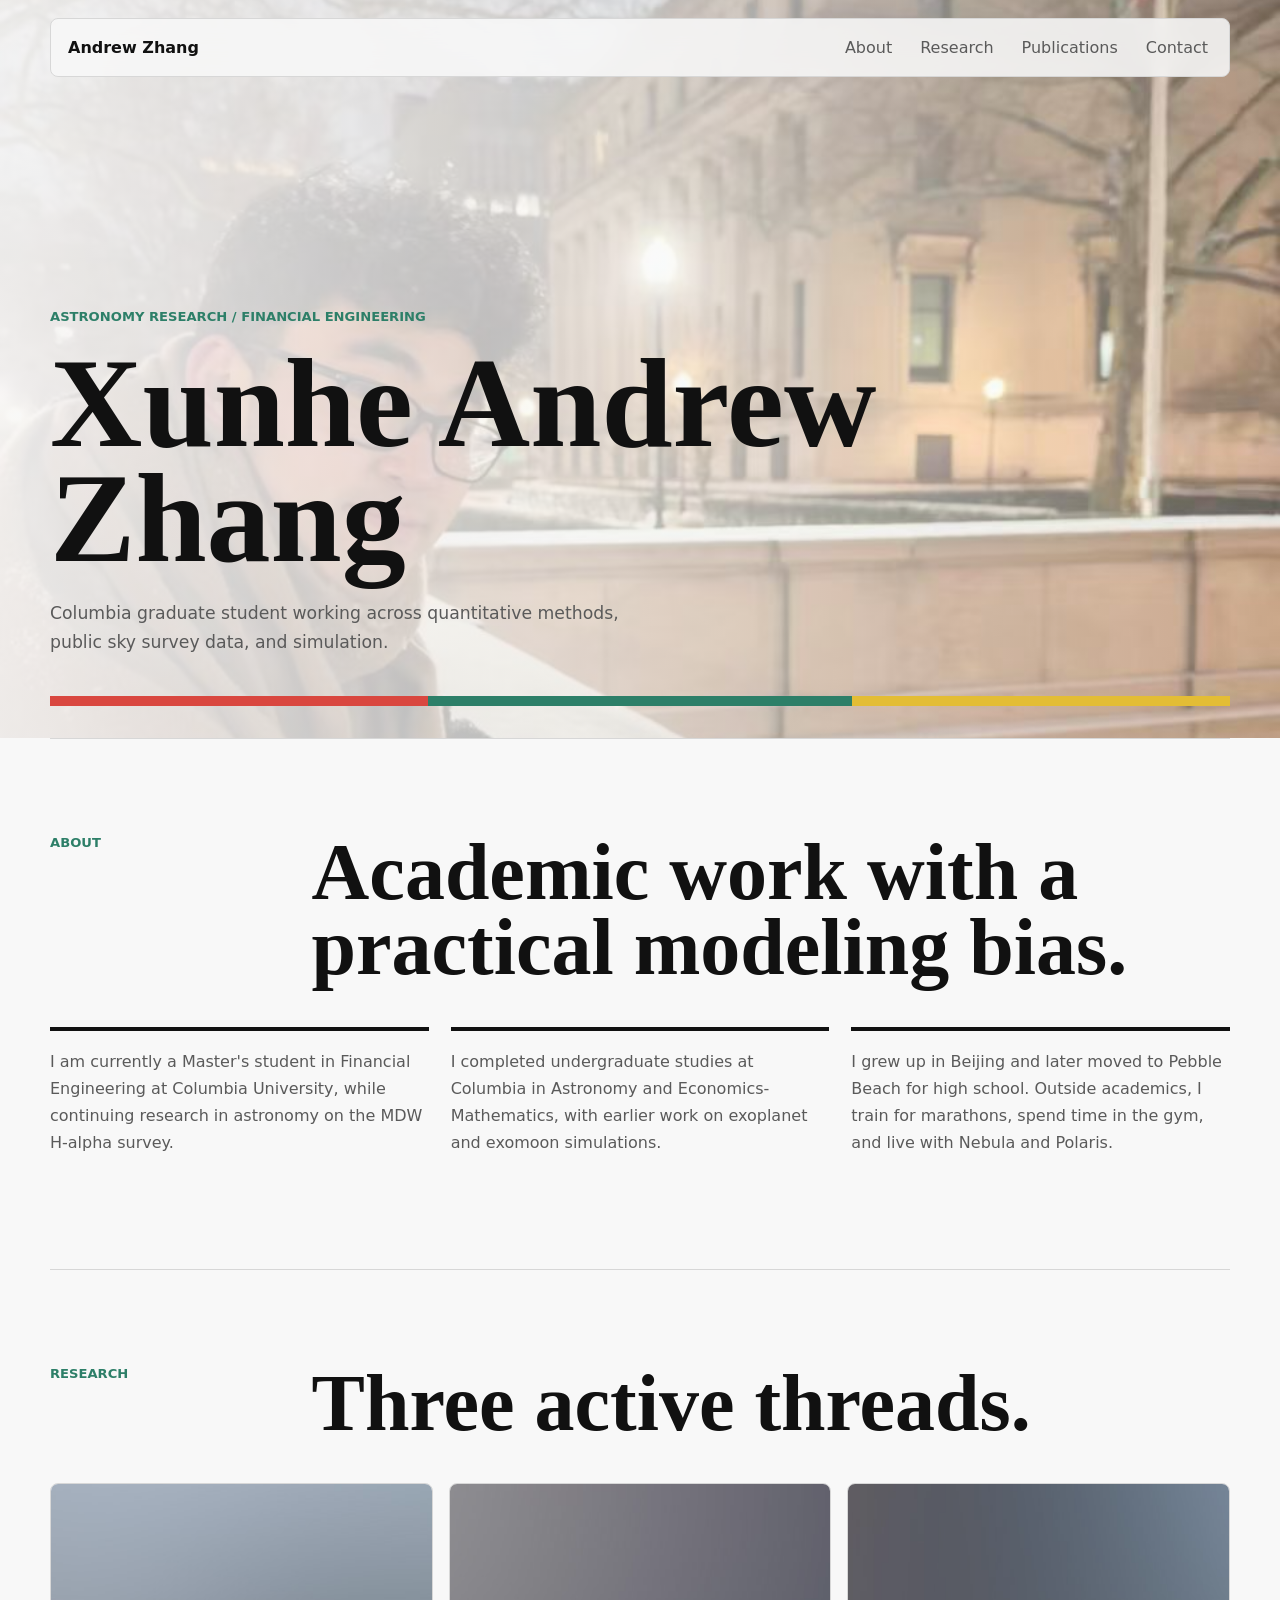
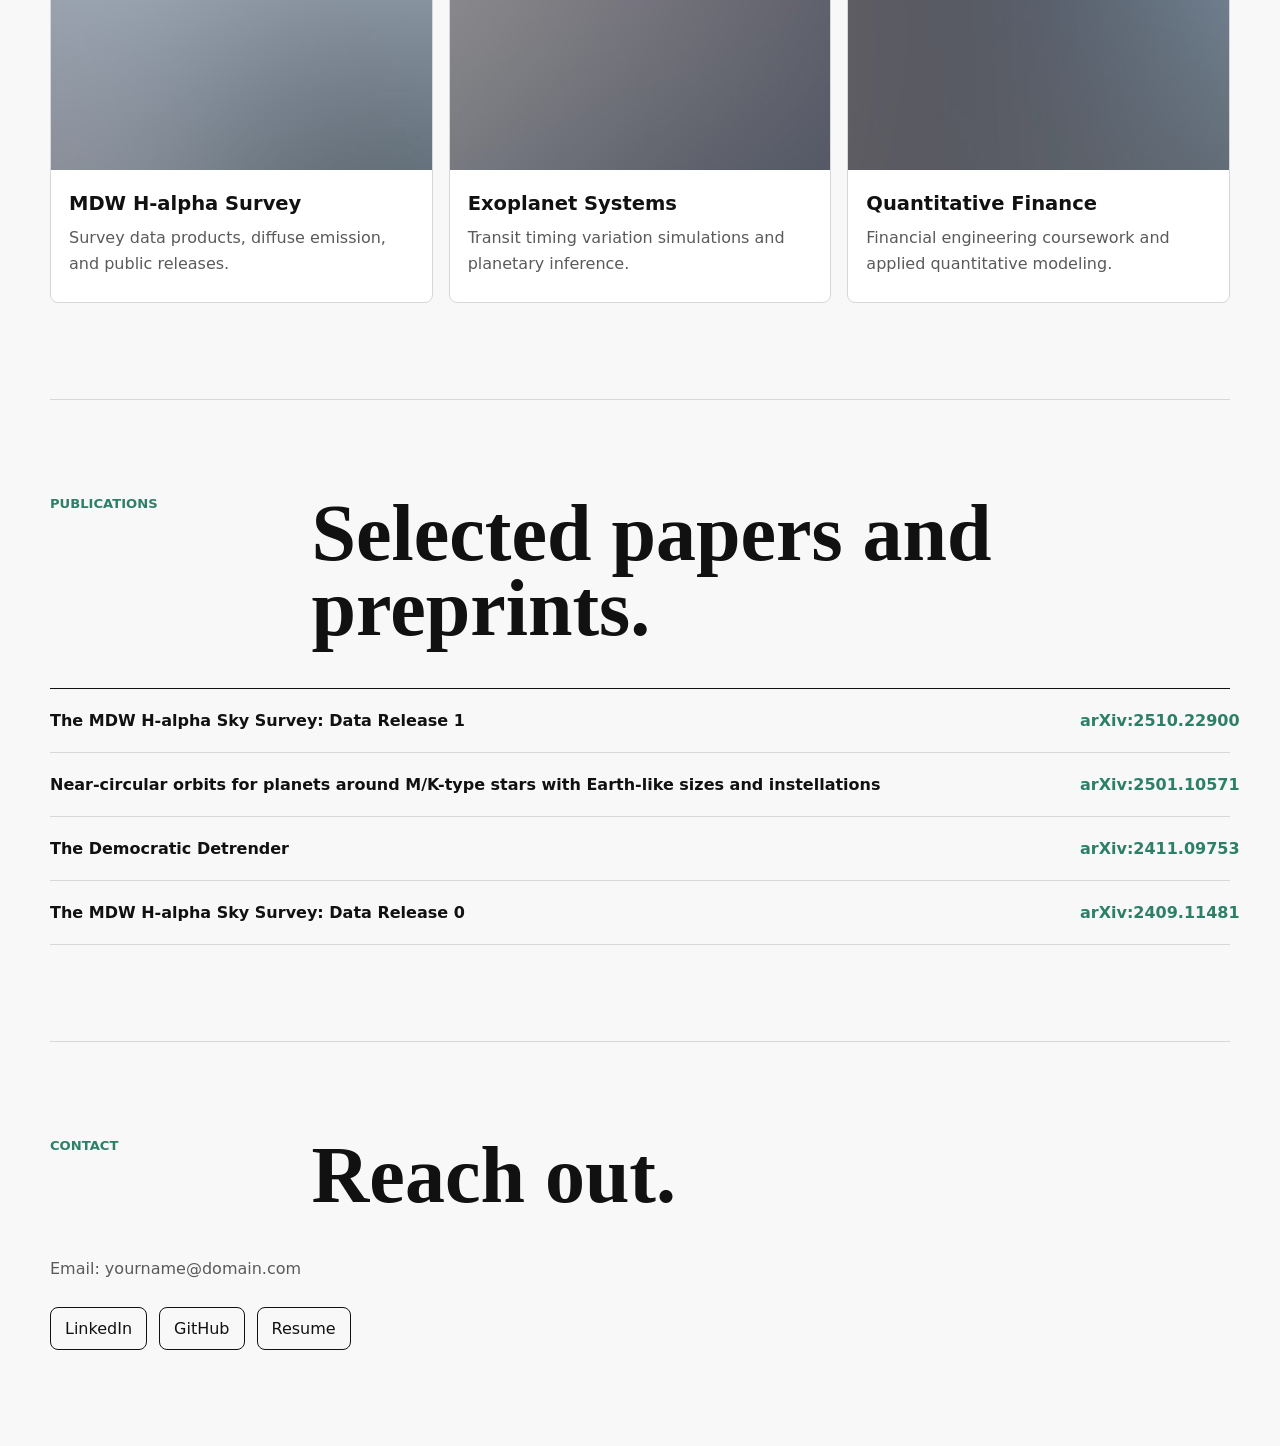
<file: design-options/03-editorial-flow/index.html>
<!doctype html>
<html lang="en">
<head>
  <meta charset="utf-8">
  <meta name="viewport" content="width=device-width, initial-scale=1">
  <title>Andrew Zhang - Editorial Flow</title>
  <link rel="stylesheet" href="style.css">
</head>
<body>
  <div class="scroll-progress" aria-hidden="true"><span></span></div>
  <header class="site-header">
    <a class="brand" href="#home">Andrew Zhang</a>
    <button class="nav-toggle" type="button" aria-controls="site-nav" aria-expanded="false">Menu</button>
    <nav class="site-nav" id="site-nav" aria-label="Primary navigation">
      <a href="#about">About</a>
      <a href="#research">Research</a>
      <a href="#publications">Publications</a>
      <a href="#contact">Contact</a>
    </nav>
  </header>

  <main>
    <section class="hero" id="home" data-section>
      <div class="photo-layer" aria-hidden="true"></div>
      <div class="hero-copy reveal">
        <p class="eyebrow">Astronomy research / Financial engineering</p>
        <h1>Xunhe Andrew Zhang</h1>
        <p>Columbia graduate student working across quantitative methods, public sky survey data, and simulation.</p>
      </div>
    </section>

    <section class="section about-section" id="about" data-section>
      <div class="section-heading">
        <span>About</span>
        <h2>Academic work with a practical modeling bias.</h2>
      </div>
      <div class="story-grid reveal">
        <p>I am currently a Master's student in Financial Engineering at Columbia University, while continuing research in astronomy on the MDW H-alpha survey.</p>
        <p>I completed undergraduate studies at Columbia in Astronomy and Economics-Mathematics, with earlier work on exoplanet and exomoon simulations.</p>
        <p>I grew up in Beijing and later moved to Pebble Beach for high school. Outside academics, I train for marathons, spend time in the gym, and live with Nebula and Polaris.</p>
      </div>
    </section>

    <section class="section research-section" id="research" data-section>
      <div class="section-heading">
        <span>Research</span>
        <h2>Three active threads.</h2>
      </div>
      <div class="feature-grid">
        <article class="feature reveal">
          <img src="../../images/pic01.jpg" alt="Abstract research image">
          <h3>MDW H-alpha Survey</h3>
          <p>Survey data products, diffuse emission, and public releases.</p>
        </article>
        <article class="feature reveal">
          <img src="../../images/pic02.jpg" alt="Abstract astronomy image">
          <h3>Exoplanet Systems</h3>
          <p>Transit timing variation simulations and planetary inference.</p>
        </article>
        <article class="feature reveal">
          <img src="../../images/pic03.jpg" alt="Abstract technical image">
          <h3>Quantitative Finance</h3>
          <p>Financial engineering coursework and applied quantitative modeling.</p>
        </article>
      </div>
    </section>

    <section class="section publications" id="publications" data-section>
      <div class="section-heading">
        <span>Publications</span>
        <h2>Selected papers and preprints.</h2>
      </div>
      <div class="pub-table reveal">
        <a href="https://arxiv.org/abs/2510.22900"><strong>The MDW H-alpha Sky Survey: Data Release 1</strong><span>arXiv:2510.22900</span></a>
        <a href="https://arxiv.org/abs/2501.10571"><strong>Near-circular orbits for planets around M/K-type stars with Earth-like sizes and instellations</strong><span>arXiv:2501.10571</span></a>
        <a href="https://arxiv.org/abs/2411.09753"><strong>The Democratic Detrender</strong><span>arXiv:2411.09753</span></a>
        <a href="https://arxiv.org/abs/2409.11481"><strong>The MDW H-alpha Sky Survey: Data Release 0</strong><span>arXiv:2409.11481</span></a>
      </div>
    </section>

    <section class="section contact-section" id="contact" data-section>
      <div class="section-heading">
        <span>Contact</span>
        <h2>Reach out.</h2>
      </div>
      <div class="contact-row reveal">
        <p>Email: yourname@domain.com</p>
        <a href="#">LinkedIn</a>
        <a href="#">GitHub</a>
        <a href="#">Resume</a>
      </div>
    </section>
  </main>

  <script src="../shared/site.js"></script>
</body>
</html>
</file>
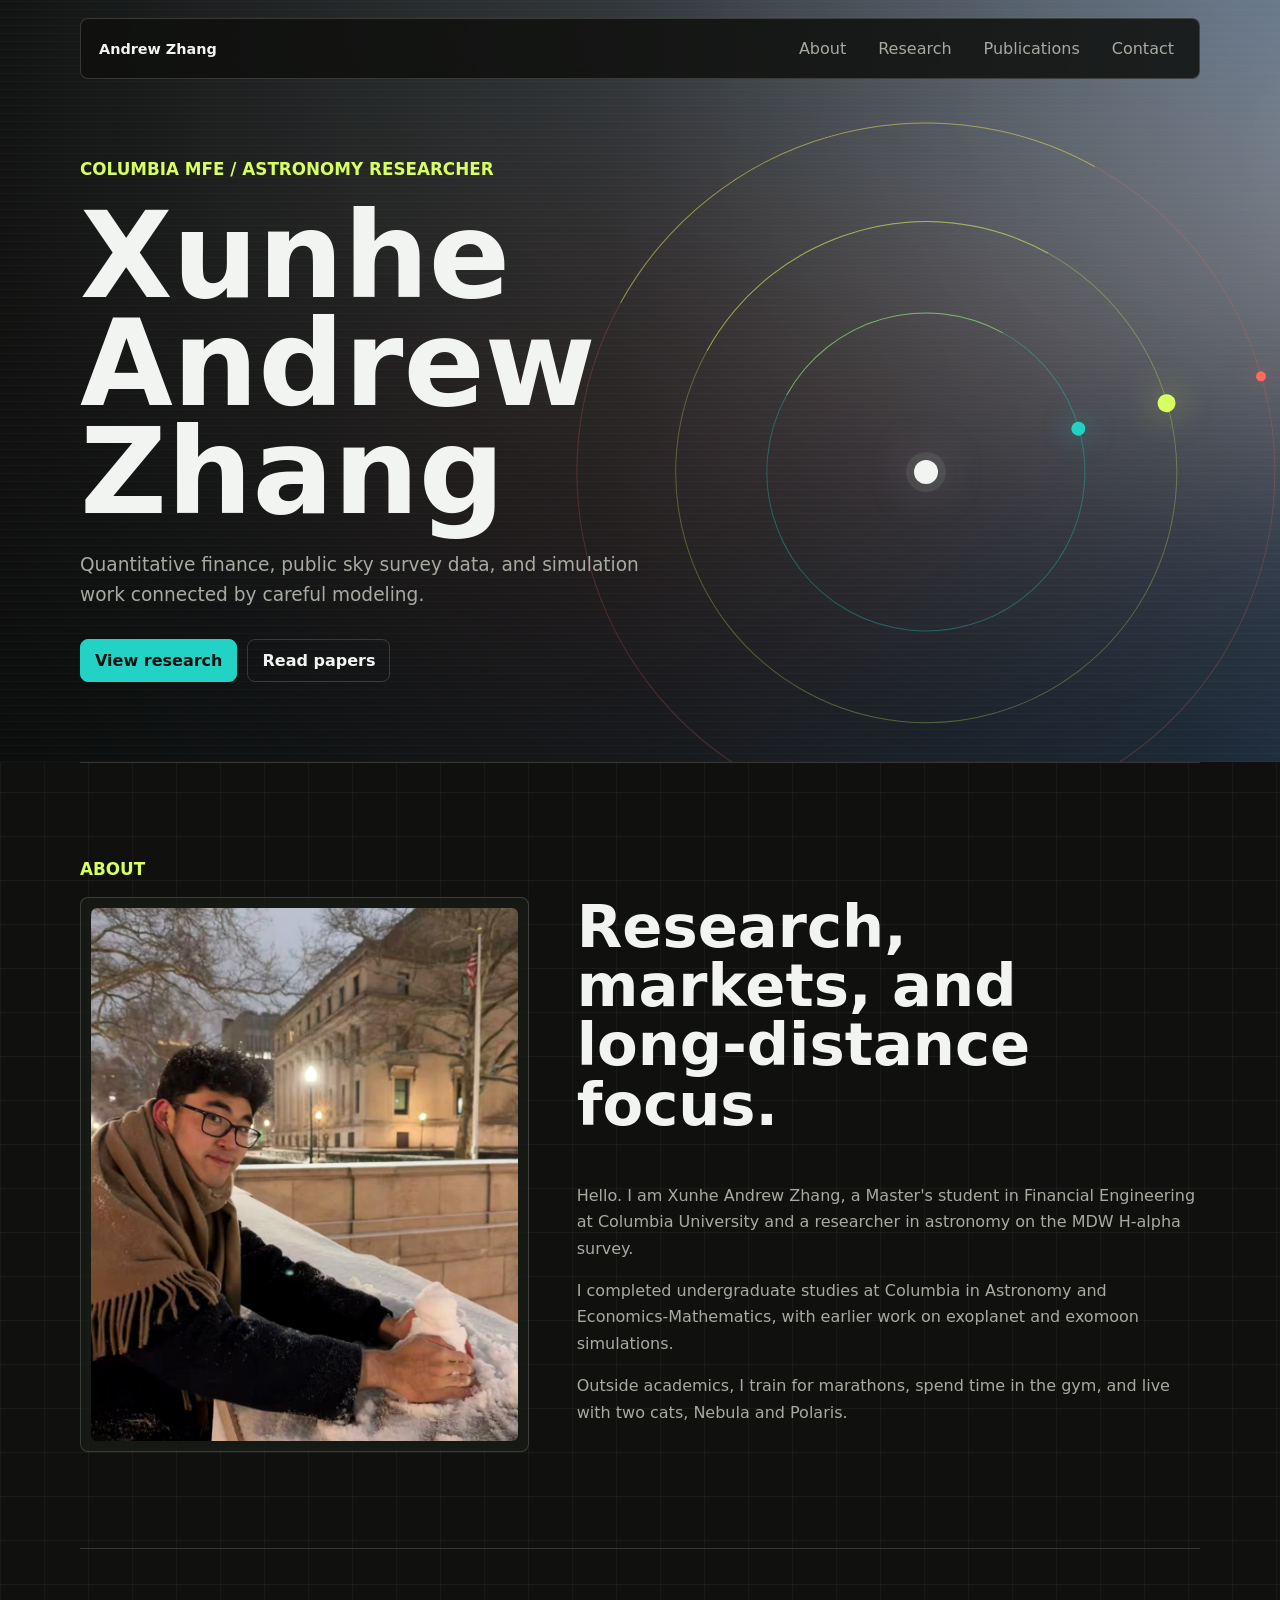
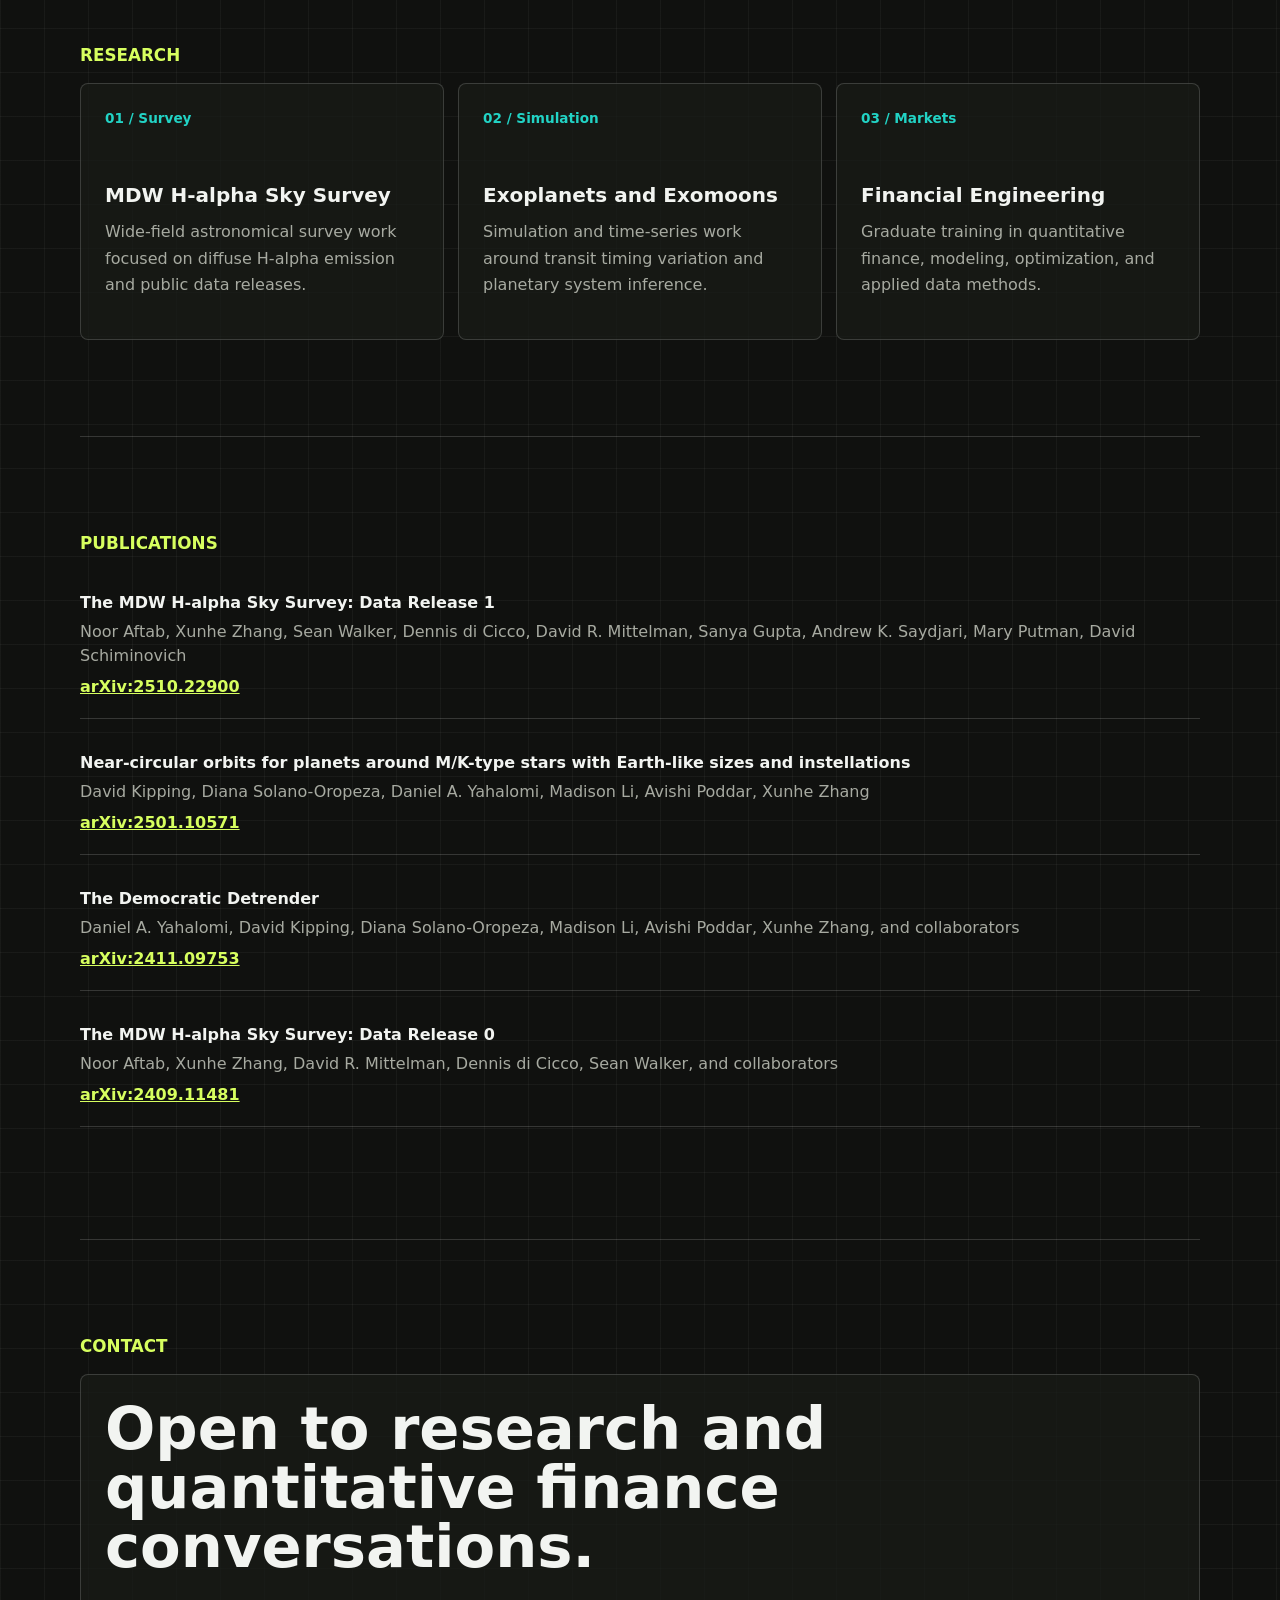
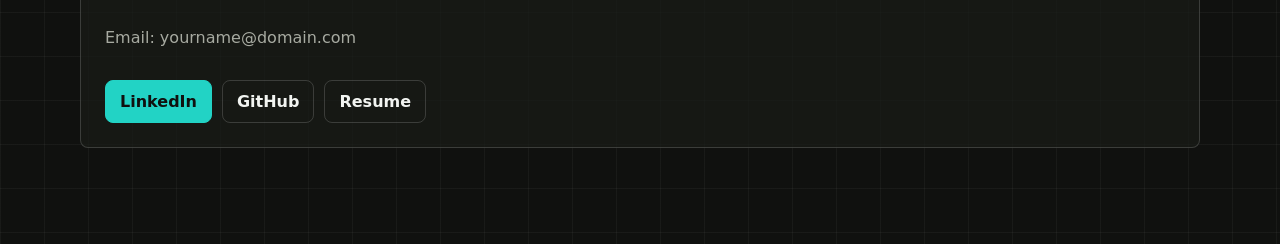
<file: design-options/04-orbital-console/index.html>
<!doctype html>
<html lang="en">
<head>
  <meta charset="utf-8">
  <meta name="viewport" content="width=device-width, initial-scale=1">
  <title>Andrew Zhang - Orbital Console</title>
  <link rel="stylesheet" href="style.css">
</head>
<body>
  <div class="scroll-progress" aria-hidden="true"><span></span></div>
  <header class="site-header">
    <a class="brand" href="#home">Andrew Zhang</a>
    <button class="nav-toggle" type="button" aria-controls="site-nav" aria-expanded="false">Menu</button>
    <nav class="site-nav" id="site-nav" aria-label="Primary navigation">
      <a href="#about">About</a>
      <a href="#research">Research</a>
      <a href="#publications">Publications</a>
      <a href="#contact">Contact</a>
    </nav>
  </header>

  <main>
    <section class="hero" id="home" data-section>
      <div class="hero-media" aria-hidden="true"></div>
      <div class="planetary-system" aria-hidden="true">
        <div class="orbit-path orbit-path-one">
          <span class="planet-dot planet-cyan"></span>
        </div>
        <div class="orbit-path orbit-path-two">
          <span class="planet-dot planet-acid"></span>
        </div>
        <div class="orbit-path orbit-path-three">
          <span class="planet-dot planet-coral"></span>
        </div>
        <div class="central-star"></div>
      </div>
      <div class="hero-copy reveal">
        <p class="eyebrow">Columbia MFE / Astronomy researcher</p>
        <h1>Xunhe Andrew Zhang</h1>
        <p class="hero-text">Quantitative finance, public sky survey data, and simulation work connected by careful modeling.</p>
        <div class="hero-actions">
          <a href="#research">View research</a>
          <a href="#publications">Read papers</a>
        </div>
      </div>
    </section>

    <section class="section about-section" id="about" data-section>
      <div class="section-kicker">About</div>
      <div class="about-grid reveal">
        <div class="portrait-frame">
          <img src="../../images/PORTRAIT.jpg" alt="Portrait of Andrew Zhang">
        </div>
        <div>
          <h2>Research, markets, and long-distance focus.</h2>
          <p>Hello. I am Xunhe Andrew Zhang, a Master's student in Financial Engineering at Columbia University and a researcher in astronomy on the MDW H-alpha survey.</p>
          <p>I completed undergraduate studies at Columbia in Astronomy and Economics-Mathematics, with earlier work on exoplanet and exomoon simulations.</p>
          <p>Outside academics, I train for marathons, spend time in the gym, and live with two cats, Nebula and Polaris.</p>
        </div>
      </div>
    </section>

    <section class="section" id="research" data-section>
      <div class="section-kicker">Research</div>
      <div class="research-grid">
        <article class="research-item reveal">
          <span>01 / Survey</span>
          <h3>MDW H-alpha Sky Survey</h3>
          <p>Wide-field astronomical survey work focused on diffuse H-alpha emission and public data releases.</p>
        </article>
        <article class="research-item reveal">
          <span>02 / Simulation</span>
          <h3>Exoplanets and Exomoons</h3>
          <p>Simulation and time-series work around transit timing variation and planetary system inference.</p>
        </article>
        <article class="research-item reveal">
          <span>03 / Markets</span>
          <h3>Financial Engineering</h3>
          <p>Graduate training in quantitative finance, modeling, optimization, and applied data methods.</p>
        </article>
      </div>
    </section>

    <section class="section publications" id="publications" data-section>
      <div class="section-kicker">Publications</div>
      <ol class="pub-list reveal">
        <li><strong>The MDW H-alpha Sky Survey: Data Release 1</strong><span>Noor Aftab, Xunhe Zhang, Sean Walker, Dennis di Cicco, David R. Mittelman, Sanya Gupta, Andrew K. Saydjari, Mary Putman, David Schiminovich</span><a href="https://arxiv.org/abs/2510.22900">arXiv:2510.22900</a></li>
        <li><strong>Near-circular orbits for planets around M/K-type stars with Earth-like sizes and instellations</strong><span>David Kipping, Diana Solano-Oropeza, Daniel A. Yahalomi, Madison Li, Avishi Poddar, Xunhe Zhang</span><a href="https://arxiv.org/abs/2501.10571">arXiv:2501.10571</a></li>
        <li><strong>The Democratic Detrender</strong><span>Daniel A. Yahalomi, David Kipping, Diana Solano-Oropeza, Madison Li, Avishi Poddar, Xunhe Zhang, and collaborators</span><a href="https://arxiv.org/abs/2411.09753">arXiv:2411.09753</a></li>
        <li><strong>The MDW H-alpha Sky Survey: Data Release 0</strong><span>Noor Aftab, Xunhe Zhang, David R. Mittelman, Dennis di Cicco, Sean Walker, and collaborators</span><a href="https://arxiv.org/abs/2409.11481">arXiv:2409.11481</a></li>
      </ol>
    </section>

    <section class="section contact-section" id="contact" data-section>
      <div class="section-kicker">Contact</div>
      <div class="contact-panel reveal">
        <h2>Open to research and quantitative finance conversations.</h2>
        <p>Email: yourname@domain.com</p>
        <div class="contact-links">
          <a href="#">LinkedIn</a>
          <a href="#">GitHub</a>
          <a href="#">Resume</a>
        </div>
      </div>
    </section>
  </main>

  <script src="../shared/site.js"></script>
</body>
</html>
</file>
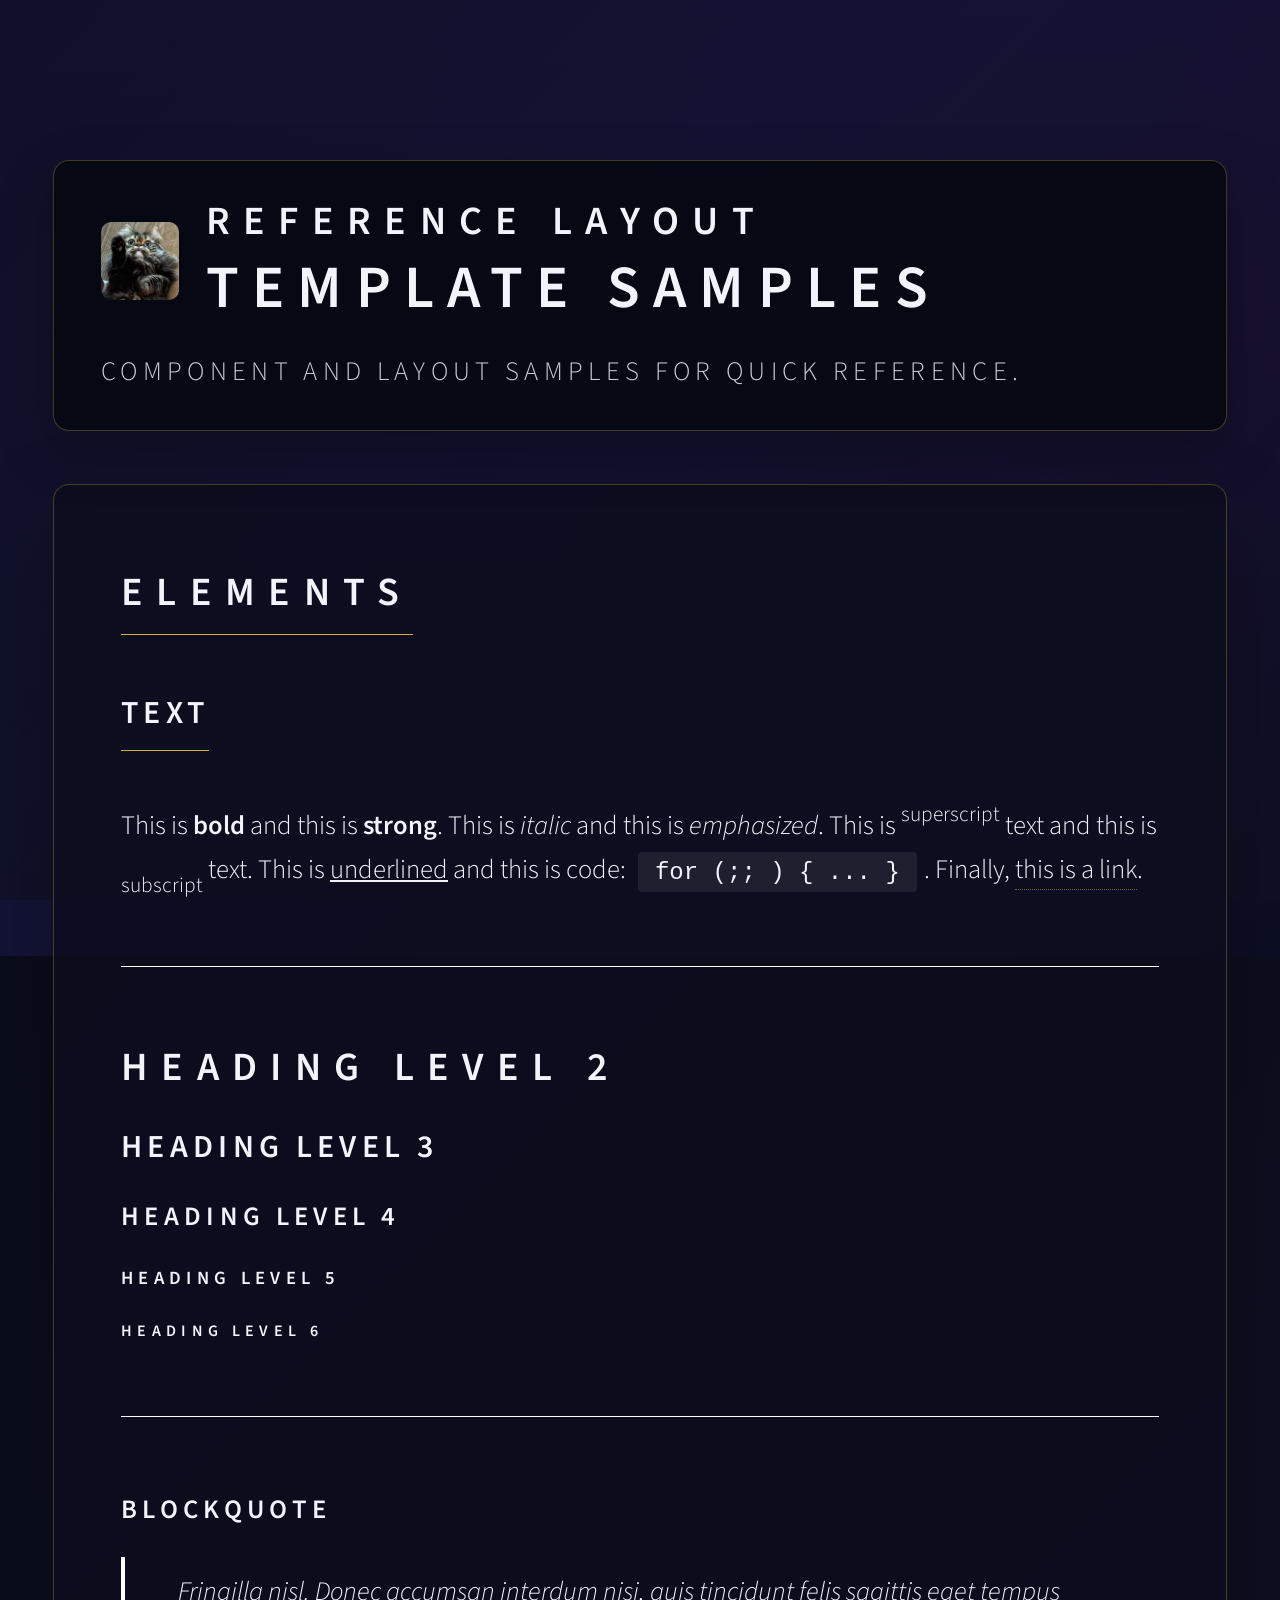
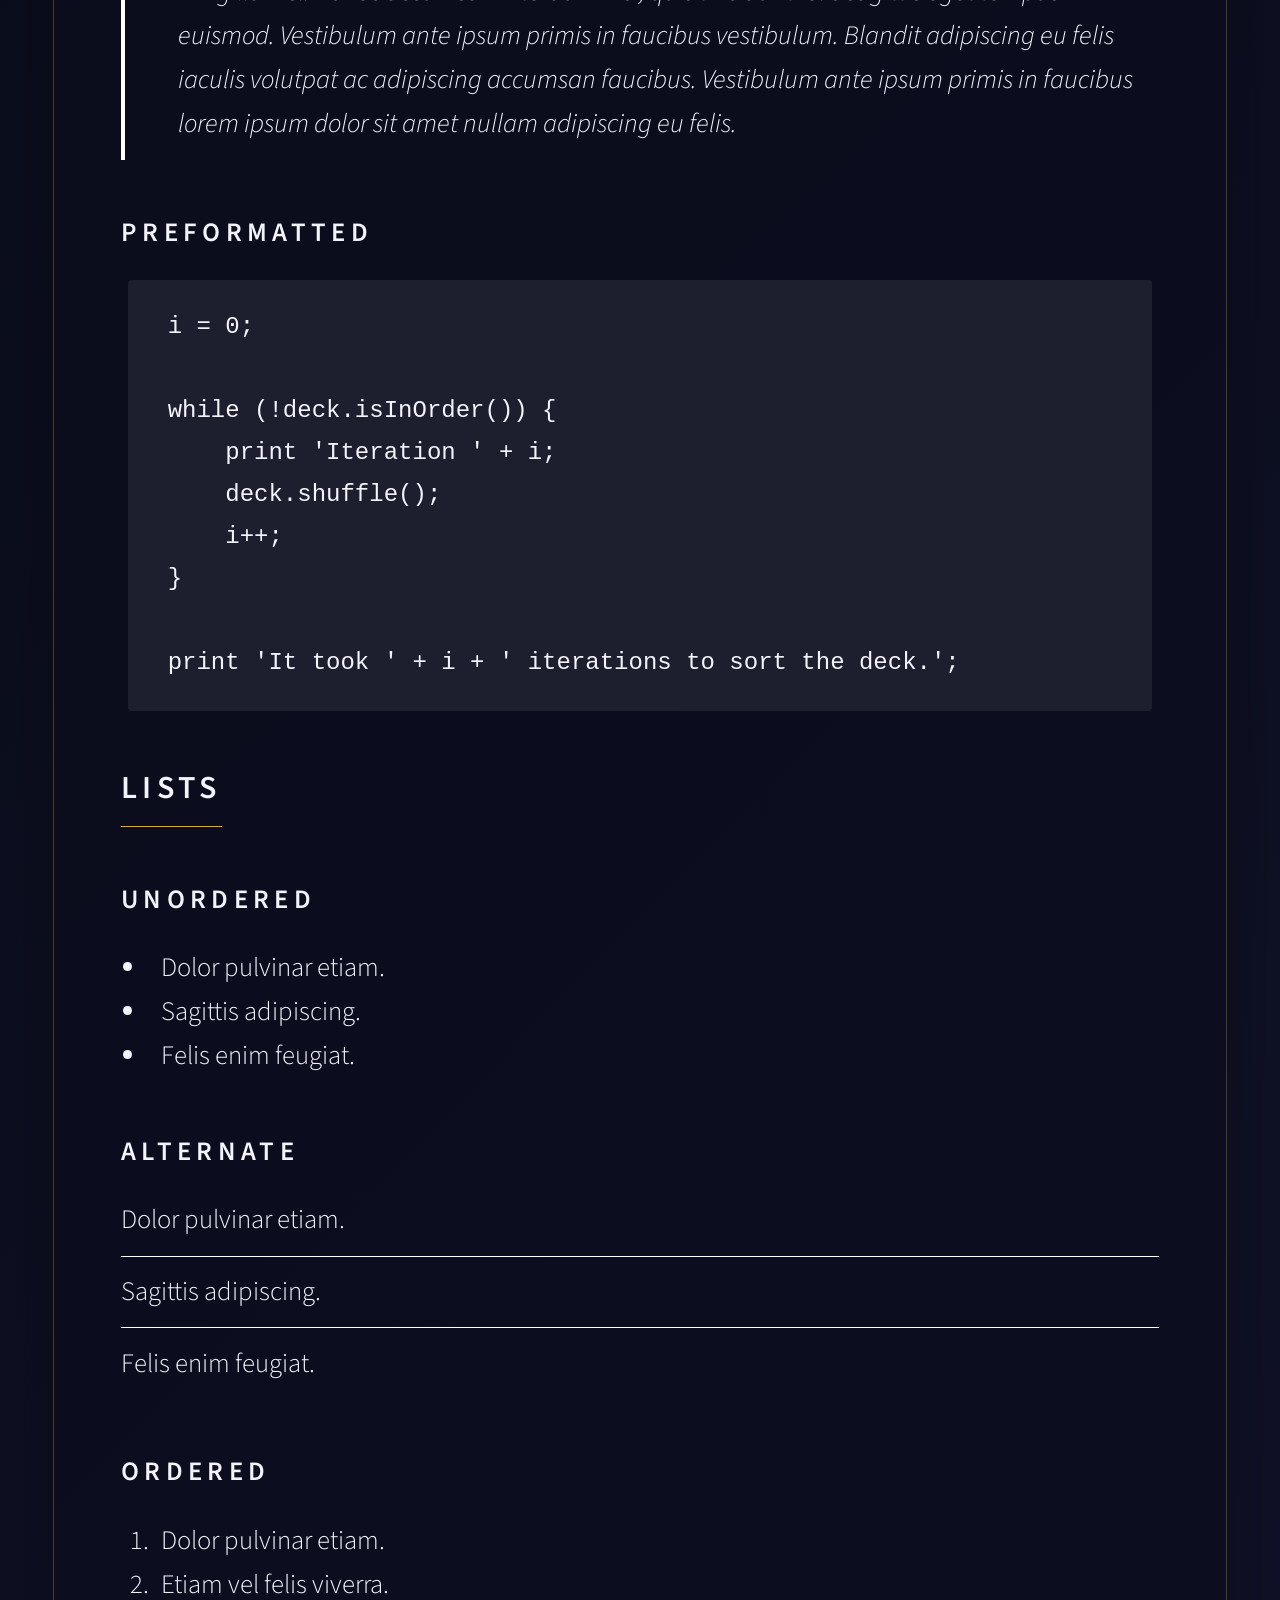
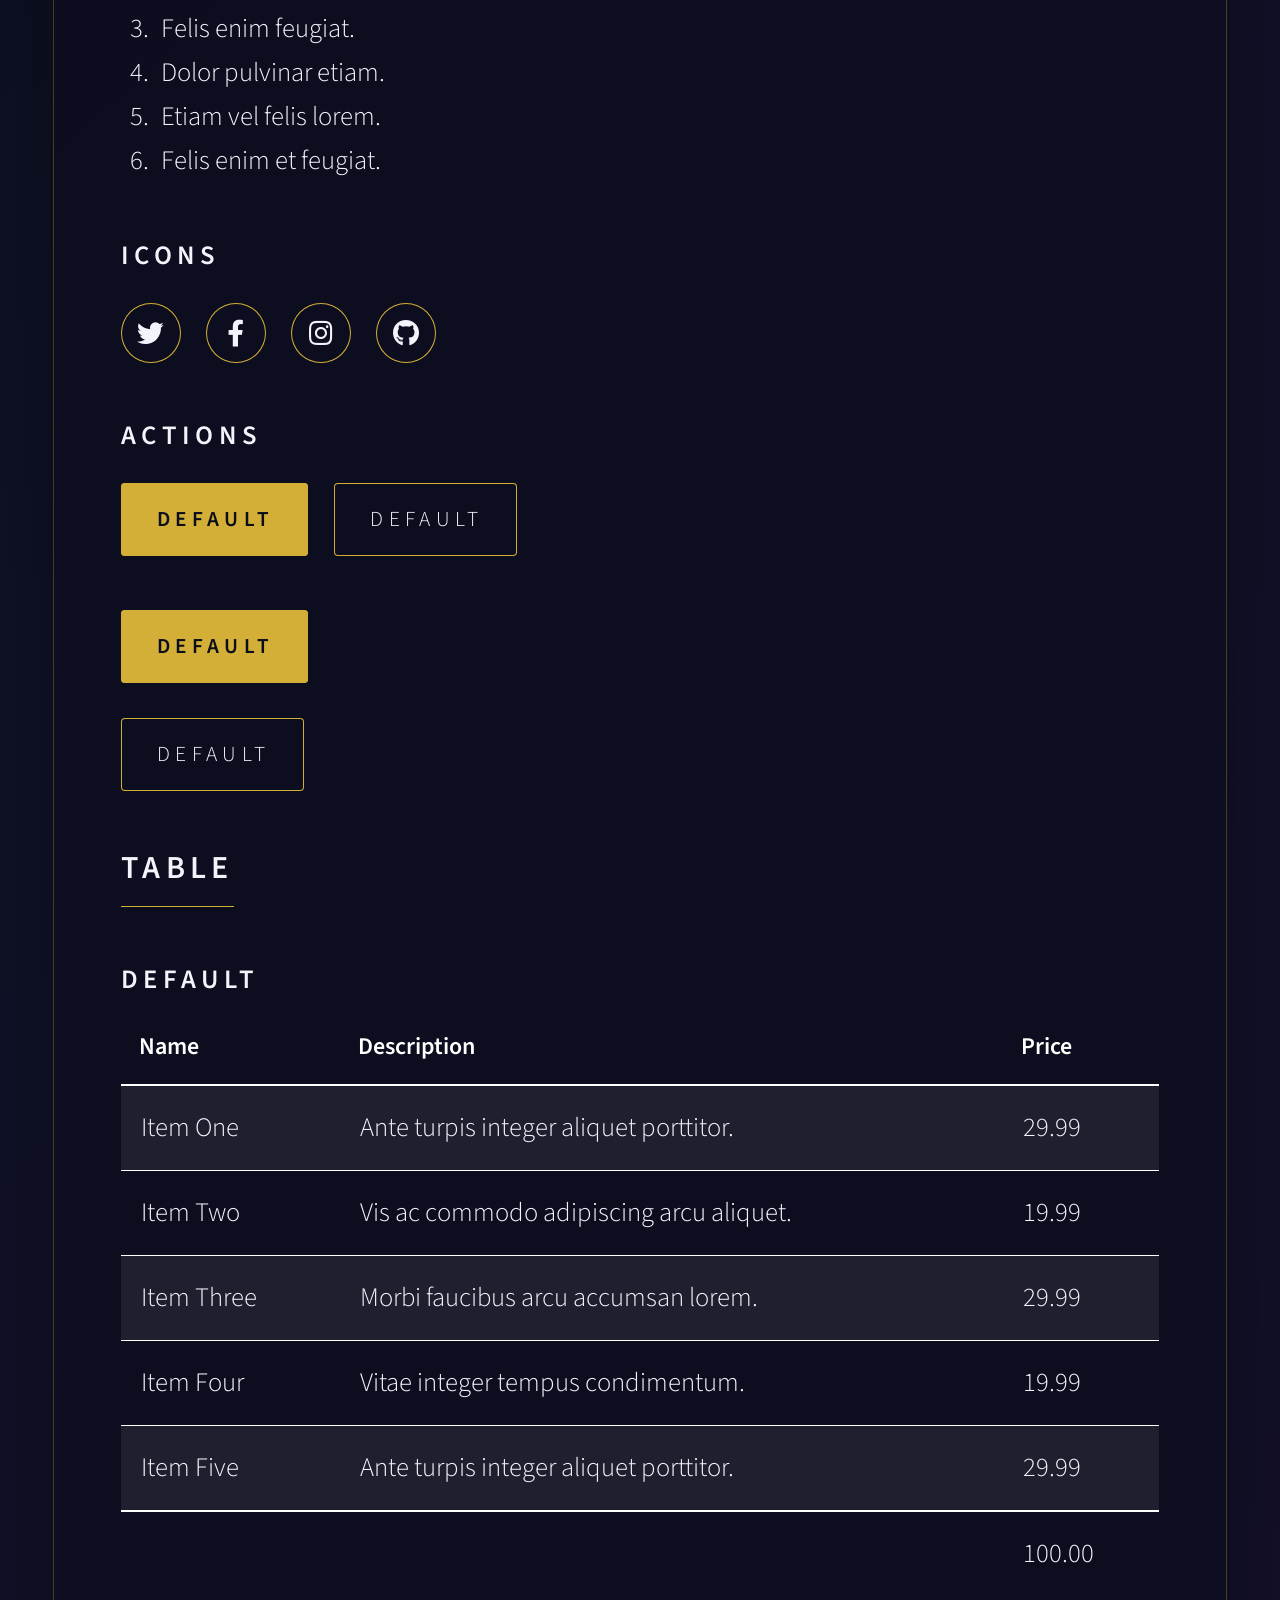
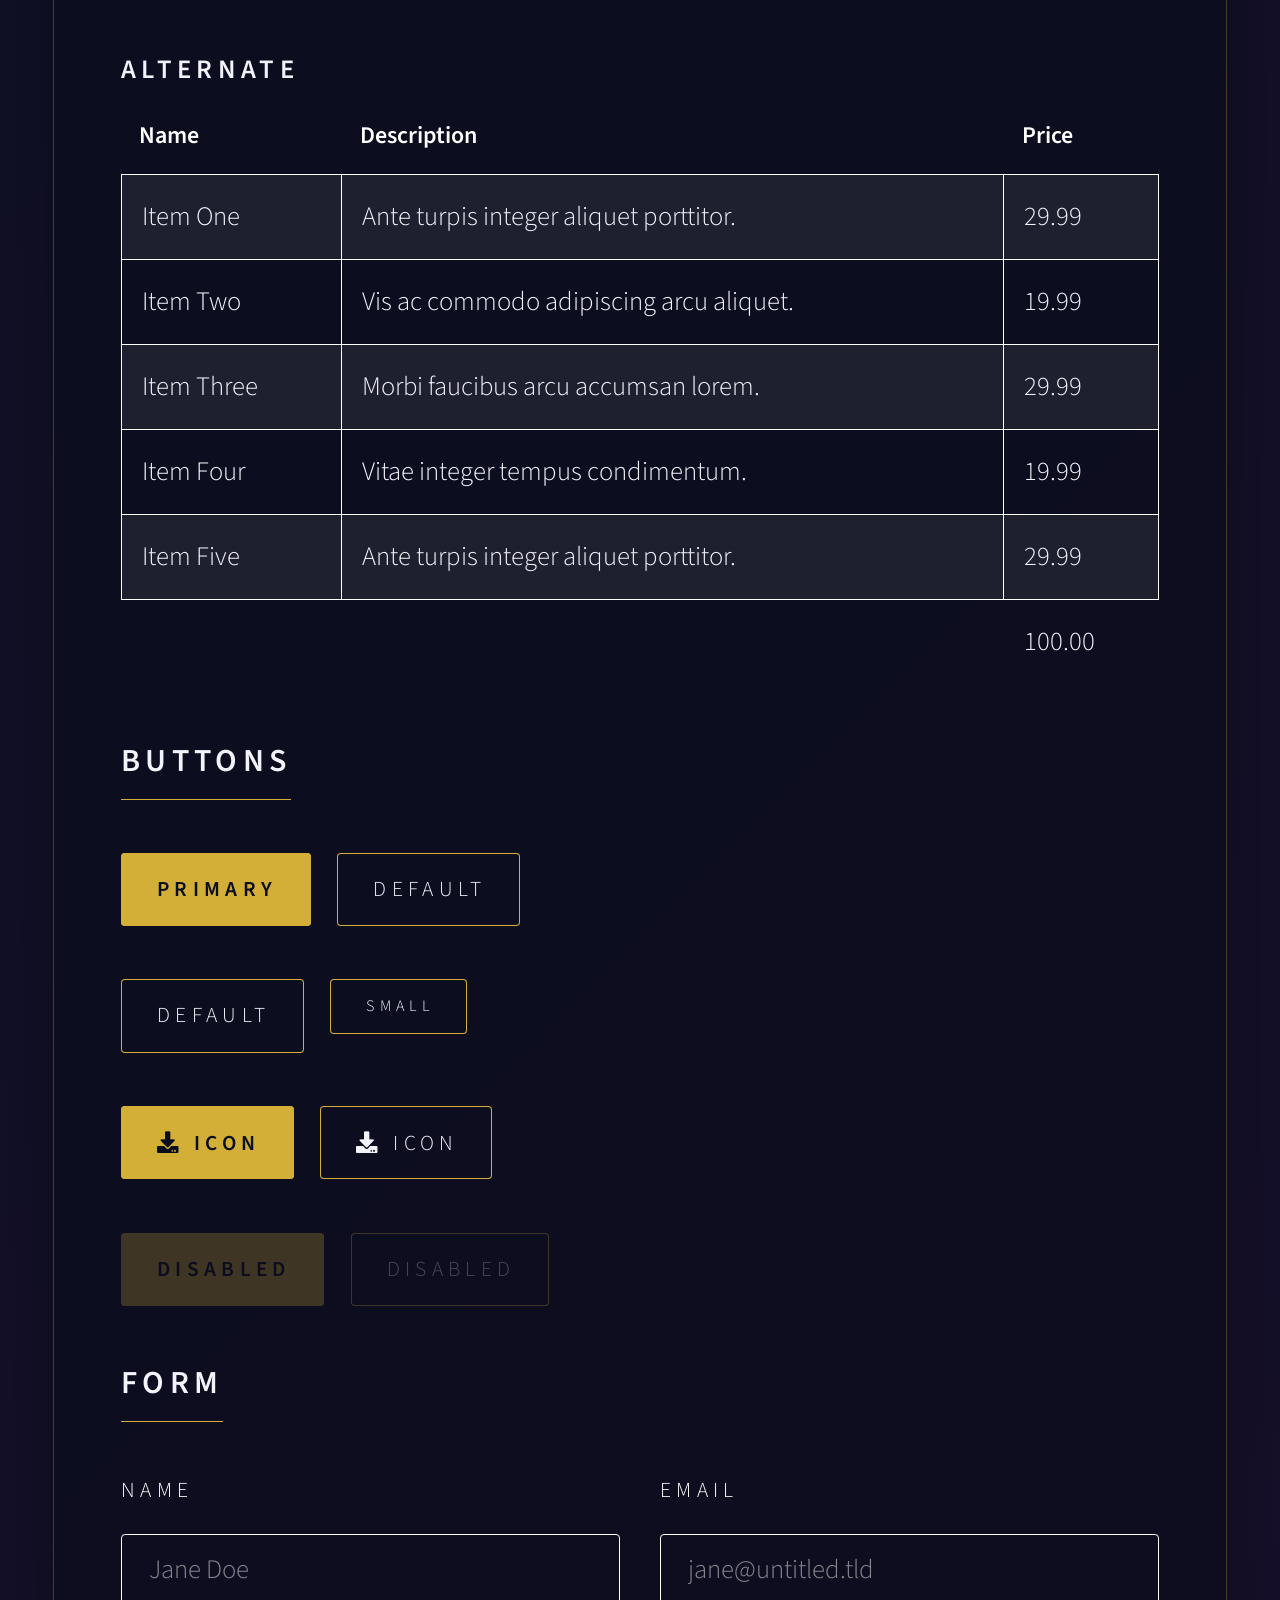
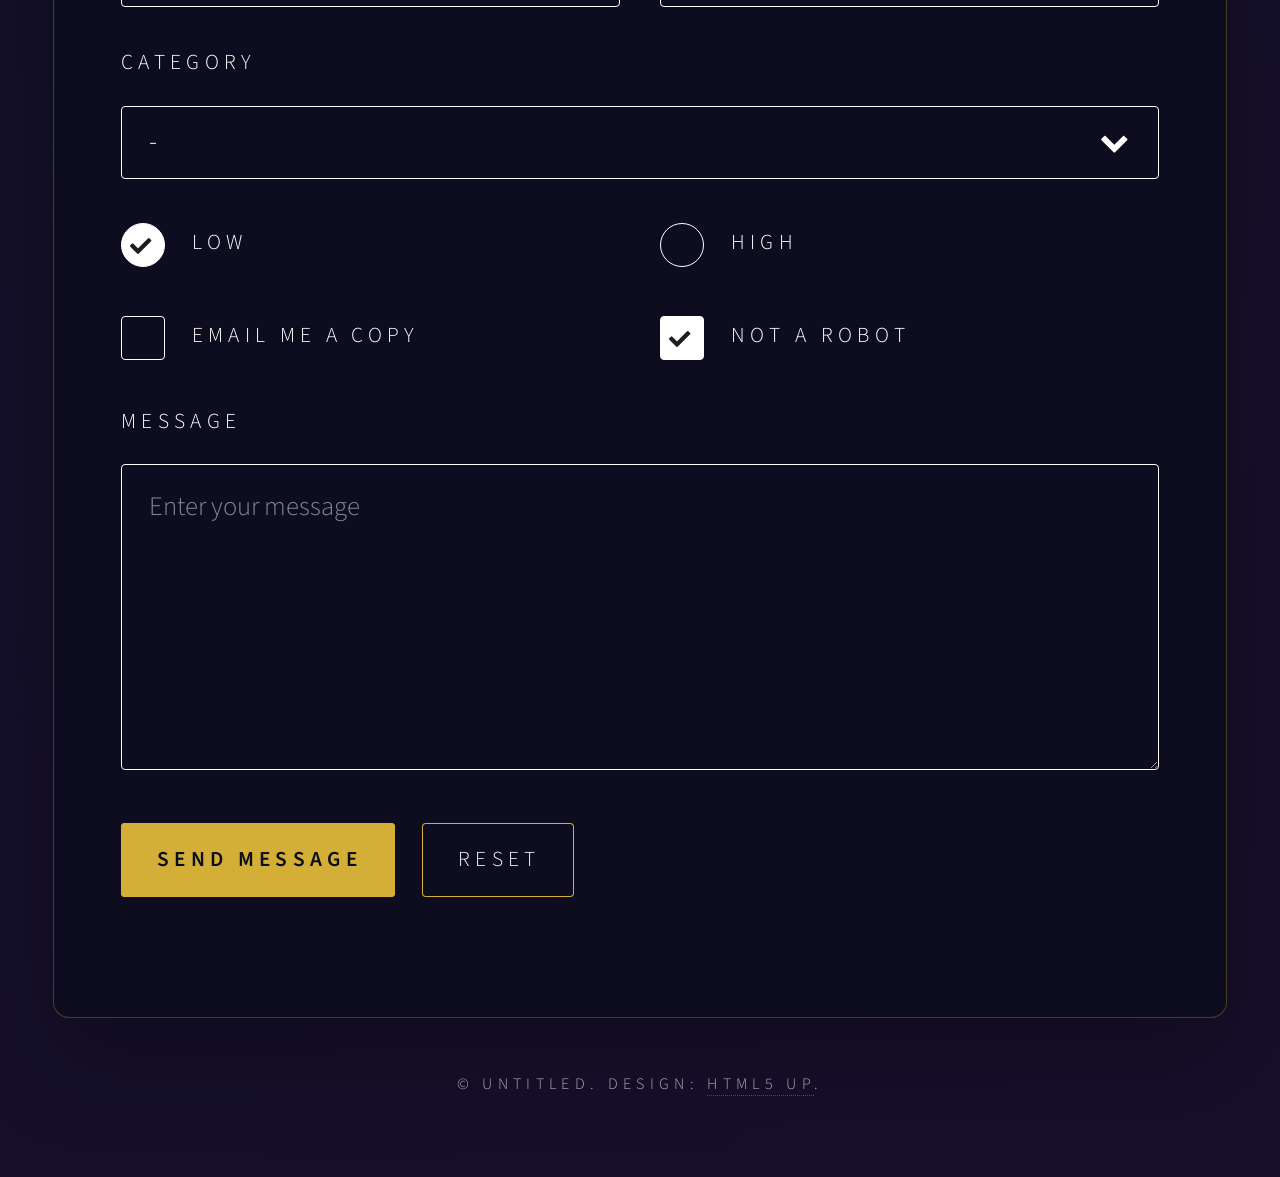
<file: template.html>
<!DOCTYPE HTML>
<html>
        <head>
                <title>Template Reference</title>
                <meta charset="utf-8" />
                <meta name="viewport" content="width=device-width, initial-scale=1, user-scalable=no" />
                <link rel="stylesheet" href="assets/css/main.css?v=2" />
                <noscript><link rel="stylesheet" href="assets/css/noscript.css?v=2" /></noscript>
        </head>
        <body class="is-preload">

                <!-- Wrapper -->
                        <div id="wrapper">

                                <!-- Header -->
                                        <header id="header">
                                                <div class="content">
                                                        <div class="inner">
                                                                <div class="profile-header">
                                                                        <img class="profile-photo" src="images/cat.jpg" alt="Profile Picture">
                                                                        <div class="profile-text">
                                                                                <h2>Reference Layout</h2>
                                                                                <h1>Template Samples</h1>
                                                                        </div>
                                                                </div>
                                                                <p>Component and layout samples for quick reference.</p>
                                                        </div>
                                                </div>
                                        </header>

                                <!-- Main -->
                                        <div id="main">

                                                <!-- Elements -->
                                                        <article id="elements">
                                                                <h2 class="major">Elements</h2>

                                                                <section>
                                                                        <h3 class="major">Text</h3>
                                                                        <p>This is <b>bold</b> and this is <strong>strong</strong>. This is <i>italic</i> and this is <em>emphasized</em>.
                                                                        This is <sup>superscript</sup> text and this is <sub>subscript</sub> text.
                                                                        This is <u>underlined</u> and this is code: <code>for (;; ) { ... }</code>. Finally, <a href="#">this is a link</a>.</p>
                                                                        <hr />
                                                                        <h2>Heading Level 2</h2>
                                                                        <h3>Heading Level 3</h3>
                                                                        <h4>Heading Level 4</h4>
                                                                        <h5>Heading Level 5</h5>
                                                                        <h6>Heading Level 6</h6>
                                                                        <hr />
                                                                        <h4>Blockquote</h4>
                                                                        <blockquote>Fringilla nisl. Donec accumsan interdum nisi, quis tincidunt felis sagittis eget tempus euismod. Vestibulum ante ipsum primis in faucibus vestibulum. Blandit adipiscing eu felis iaculis volutpat ac adipiscing accumsan faucibus. Vestibulum ante ipsum primis in faucibus lorem ipsum dolor sit amet nullam adipiscing eu felis.</blockquote>
                                                                        <h4>Preformatted</h4>
                                                                        <pre><code>i = 0;

while (!deck.isInOrder()) {
    print 'Iteration ' + i;
    deck.shuffle();
    i++;
}

print 'It took ' + i + ' iterations to sort the deck.';</code></pre>
                                                                </section>

                                                                <section>
                                                                        <h3 class="major">Lists</h3>

                                                                        <h4>Unordered</h4>
                                                                        <ul>
                                                                                <li>Dolor pulvinar etiam.</li>
                                                                                <li>Sagittis adipiscing.</li>
                                                                                <li>Felis enim feugiat.</li>
                                                                        </ul>

                                                                        <h4>Alternate</h4>
                                                                        <ul class="alt">
                                                                                <li>Dolor pulvinar etiam.</li>
                                                                                <li>Sagittis adipiscing.</li>
                                                                                <li>Felis enim feugiat.</li>
                                                                        </ul>

                                                                        <h4>Ordered</h4>
                                                                        <ol>
                                                                                <li>Dolor pulvinar etiam.</li>
                                                                                <li>Etiam vel felis viverra.</li>
                                                                                <li>Felis enim feugiat.</li>
                                                                                <li>Dolor pulvinar etiam.</li>
                                                                                <li>Etiam vel felis lorem.</li>
                                                                                <li>Felis enim et feugiat.</li>
                                                                        </ol>
                                                                        <h4>Icons</h4>
                                                                        <ul class="icons">
                                                                                <li><a href="#" class="icon brands fa-twitter"><span class="label">Twitter</span></a></li>
                                                                                <li><a href="#" class="icon brands fa-facebook-f"><span class="label">Facebook</span></a></li>
                                                                                <li><a href="#" class="icon brands fa-instagram"><span class="label">Instagram</span></a></li>
                                                                                <li><a href="#" class="icon brands fa-github"><span class="label">Github</span></a></li>
                                                                        </ul>

                                                                        <h4>Actions</h4>
                                                                        <ul class="actions">
                                                                                <li><a href="#" class="button primary">Default</a></li>
                                                                                <li><a href="#" class="button">Default</a></li>
                                                                        </ul>
                                                                        <ul class="actions stacked">
                                                                                <li><a href="#" class="button primary">Default</a></li>
                                                                                <li><a href="#" class="button">Default</a></li>
                                                                        </ul>
                                                                </section>

                                                                <section>
                                                                        <h3 class="major">Table</h3>
                                                                        <h4>Default</h4>
                                                                        <div class="table-wrapper">
                                                                                <table>
                                                                                        <thead>
                                                                                                <tr>
                                                                                                        <th>Name</th>
                                                                                                        <th>Description</th>
                                                                                                        <th>Price</th>
                                                                                                </tr>
                                                                                        </thead>
                                                                                        <tbody>
                                                                                                <tr>
                                                                                                        <td>Item One</td>
                                                                                                        <td>Ante turpis integer aliquet porttitor.</td>
                                                                                                        <td>29.99</td>
                                                                                                </tr>
                                                                                                <tr>
                                                                                                        <td>Item Two</td>
                                                                                                        <td>Vis ac commodo adipiscing arcu aliquet.</td>
                                                                                                        <td>19.99</td>
                                                                                                </tr>
                                                                                                <tr>
                                                                                                        <td>Item Three</td>
                                                                                                        <td> Morbi faucibus arcu  accumsan lorem.</td>
                                                                                                        <td>29.99</td>
                                                                                                </tr>
                                                                                                <tr>
                                                                                                        <td>Item Four</td>
                                                                                                        <td>Vitae integer tempus condimentum.</td>
                                                                                                        <td>19.99</td>
                                                                                                </tr>
                                                                                                <tr>
                                                                                                        <td>Item Five</td>
                                                                                                        <td>Ante turpis integer aliquet porttitor.</td>
                                                                                                        <td>29.99</td>
                                                                                                </tr>
                                                                                        </tbody>
                                                                                        <tfoot>
                                                                                                <tr>
                                                                                                        <td colspan="2"></td>
                                                                                                        <td>100.00</td>
                                                                                                </tr>
                                                                                        </tfoot>
                                                                                </table>
                                                                        </div>

                                                                        <h4>Alternate</h4>
                                                                        <div class="table-wrapper">
                                                                                <table class="alt">
                                                                                        <thead>
                                                                                                <tr>
                                                                                                        <th>Name</th>
                                                                                                        <th>Description</th>
                                                                                                        <th>Price</th>
                                                                                                </tr>
                                                                                        </thead>
                                                                                        <tbody>
                                                                                                <tr>
                                                                                                        <td>Item One</td>
                                                                                                        <td>Ante turpis integer aliquet porttitor.</td>
                                                                                                        <td>29.99</td>
                                                                                                </tr>
                                                                                                <tr>
                                                                                                        <td>Item Two</td>
                                                                                                        <td>Vis ac commodo adipiscing arcu aliquet.</td>
                                                                                                        <td>19.99</td>
                                                                                                </tr>
                                                                                                <tr>
                                                                                                        <td>Item Three</td>
                                                                                                        <td> Morbi faucibus arcu  accumsan lorem.</td>
                                                                                                        <td>29.99</td>
                                                                                                </tr>
                                                                                                <tr>
                                                                                                        <td>Item Four</td>
                                                                                                        <td>Vitae integer tempus condimentum.</td>
                                                                                                        <td>19.99</td>
                                                                                                </tr>
                                                                                                <tr>
                                                                                                        <td>Item Five</td>
                                                                                                        <td>Ante turpis integer aliquet porttitor.</td>
                                                                                                        <td>29.99</td>
                                                                                                </tr>
                                                                                        </tbody>
                                                                                        <tfoot>
                                                                                                <tr>
                                                                                                        <td colspan="2"></td>
                                                                                                        <td>100.00</td>
                                                                                                </tr>
                                                                                        </tfoot>
                                                                                </table>
                                                                        </div>
                                                                </section>

                                                                <section>
                                                                        <h3 class="major">Buttons</h3>
                                                                        <ul class="actions">
                                                                                <li><a href="#" class="button primary">Primary</a></li>
                                                                                <li><a href="#" class="button">Default</a></li>
                                                                        </ul>
                                                                        <ul class="actions">
                                                                                <li><a href="#" class="button">Default</a></li>
                                                                                <li><a href="#" class="button small">Small</a></li>
                                                                        </ul>
                                                                        <ul class="actions">
                                                                                <li><a href="#" class="button primary icon solid fa-download">Icon</a></li>
                                                                                <li><a href="#" class="button icon solid fa-download">Icon</a></li>
                                                                        </ul>
                                                                        <ul class="actions">
                                                                                <li><span class="button primary disabled">Disabled</span></li>
                                                                                <li><span class="button disabled">Disabled</span></li>
                                                                        </ul>
                                                                </section>

                                                                <section>
                                                                        <h3 class="major">Form</h3>
                                                                        <form method="post" action="#">
                                                                                <div class="fields">
                                                                                        <div class="field half">
                                                                                                <label for="demo-name">Name</label>
                                                                                                <input type="text" name="demo-name" id="demo-name" value="" placeholder="Jane Doe" />
                                                                                        </div>
                                                                                        <div class="field half">
                                                                                                <label for="demo-email">Email</label>
                                                                                                <input type="email" name="demo-email" id="demo-email" value="" placeholder="jane@untitled.tld" />
                                                                                        </div>
                                                                                        <div class="field">
                                                                                                <label for="demo-category">Category</label>
                                                                                                <select name="demo-category" id="demo-category">
                                                                                                        <option value="">-</option>
                                                                                                        <option value="1">Manufacturing</option>
                                                                                                        <option value="1">Shipping</option>
                                                                                                        <option value="1">Administration</option>
                                                                                                        <option value="1">Human Resources</option>
                                                                                                </select>
                                                                                        </div>
                                                                                        <div class="field half">
                                                                                                <input type="radio" id="demo-priority-low" name="demo-priority" checked>
                                                                                                <label for="demo-priority-low">Low</label>
                                                                                        </div>
                                                                                        <div class="field half">
                                                                                                <input type="radio" id="demo-priority-high" name="demo-priority">
                                                                                                <label for="demo-priority-high">High</label>
                                                                                        </div>
                                                                                        <div class="field half">
                                                                                                <input type="checkbox" id="demo-copy" name="demo-copy">
                                                                                                <label for="demo-copy">Email me a copy</label>
                                                                                        </div>
                                                                                        <div class="field half">
                                                                                                <input type="checkbox" id="demo-human" name="demo-human" checked>
                                                                                                <label for="demo-human">Not a robot</label>
                                                                                        </div>
                                                                                        <div class="field">
                                                                                                <label for="demo-message">Message</label>
                                                                                                <textarea name="demo-message" id="demo-message" placeholder="Enter your message" rows="6"></textarea>
                                                                                        </div>
                                                                                </div>
                                                                                <ul class="actions">
                                                                                        <li><input type="submit" value="Send Message" class="primary" /></li>
                                                                                        <li><input type="reset" value="Reset" /></li>
                                                                                </ul>
                                                                        </form>
                                                                </section>

                                                        </article>

                                        </div>

                                <!-- Footer -->
                                        <footer id="footer">
                                                <p class="copyright">&copy; Untitled. Design: <a href="https://html5up.net">HTML5 UP</a>.</p>
                                        </footer>

                        </div>

                <!-- BG -->
                        <div id="bg"></div>

                <!-- Scripts -->
                <script src="assets/js/jquery.min.js?v=2"></script>
                <script src="assets/js/browser.min.js?v=2"></script>
                <script src="assets/js/breakpoints.min.js?v=2"></script>
                <script src="assets/js/util.js?v=2"></script>
                <script src="assets/js/main.js?v=2"></script>

        </body>
</html>
</file>
<file: assets/css/noscript.css>
/*
	Dimension by HTML5 UP
	html5up.net | @ajlkn
	Free for personal and commercial use under the CCA 3.0 license (html5up.net/license)
*/

/* BG */

	body.is-preload #bg:before {
		background-color: transparent;
	}

/* Header */

	body.is-preload #header {
		-moz-filter: none;
		-webkit-filter: none;
		-ms-filter: none;
		filter: none;
	}

		body.is-preload #header > * {
			opacity: 1;
		}

	body.is-preload #header .content .inner {
		max-height: none;
		padding: 3rem 2rem;
		opacity: 1;
	}

	@media screen and (max-width: 736px), screen and (max-aspect-ratio: 3/4) {
		#header nav {
			display: block;
		}

		#header .nav-toggle {
			display: none;
		}
	}

/* Main */

	#main article {
		opacity: 1;
		margin: 4rem 0 0 0;
	}
</file>
<file: design-options/shared/preview.css>
* {
  box-sizing: border-box;
}

body {
  margin: 0;
  min-height: 100vh;
  font-family: Inter, ui-sans-serif, system-ui, -apple-system, BlinkMacSystemFont, "Segoe UI", sans-serif;
  color: #161616;
  background:
    linear-gradient(90deg, rgba(22, 22, 22, 0.05) 1px, transparent 1px),
    linear-gradient(180deg, rgba(22, 22, 22, 0.05) 1px, transparent 1px),
    #f7f7f7;
  background-size: 56px 56px;
}

a {
  color: inherit;
}

.preview-shell {
  width: min(1100px, calc(100% - 32px));
  margin: 0 auto;
  padding: 72px 0;
}

.eyebrow {
  margin: 0 0 18px;
  color: #3f7d65;
  font-size: 0.86rem;
  font-weight: 700;
  text-transform: uppercase;
}

h1 {
  margin: 0;
  font-size: 6.5rem;
  line-height: 0.92;
  letter-spacing: 0;
}

.intro {
  max-width: 560px;
  margin: 24px 0 44px;
  color: #4c4c4c;
  font-size: 1.1rem;
  line-height: 1.6;
}

.option-grid {
  display: grid;
  grid-template-columns: repeat(auto-fit, minmax(220px, 1fr));
  gap: 16px;
}

.option-card {
  min-height: 280px;
  padding: 22px;
  border: 1px solid #d4d4cf;
  border-radius: 8px;
  background: rgba(255, 255, 255, 0.74);
  text-decoration: none;
  transition: transform 180ms ease, border-color 180ms ease, background 180ms ease;
}

.option-card:hover {
  transform: translateY(-4px);
  border-color: #161616;
  background: #ffffff;
}

.option-card span {
  color: #d94b3d;
  font-weight: 800;
}

.option-card h2 {
  margin: 82px 0 14px;
  font-size: 1.45rem;
  letter-spacing: 0;
}

.option-card p {
  margin: 0;
  color: #4c4c4c;
  line-height: 1.55;
}

@media (max-width: 820px) {
  .preview-shell {
    padding: 44px 0;
  }

  .option-grid {
    grid-template-columns: 1fr;
  }

  .option-card {
    min-height: 220px;
  }

  h1 {
    font-size: 3.35rem;
  }
}
</file>
<file: design-options/01-orbital-minimal/style.css>
:root {
  --paper: #f6f7f5;
  --ink: #151515;
  --muted: #5c625f;
  --line: #d8dbd2;
  --green: #2b8f6f;
  --coral: #d94b3d;
  --white: #ffffff;
}

* {
  box-sizing: border-box;
}

html {
  scroll-behavior: smooth;
}

body {
  margin: 0;
  font-family: Inter, ui-sans-serif, system-ui, -apple-system, BlinkMacSystemFont, "Segoe UI", sans-serif;
  color: var(--ink);
  background: var(--paper);
}

img {
  display: block;
  max-width: 100%;
}

a {
  color: inherit;
}

.scroll-progress {
  position: fixed;
  top: 0;
  left: 0;
  z-index: 60;
  width: 100%;
  height: 3px;
  background: transparent;
}

.scroll-progress span {
  display: block;
  width: 0;
  height: 100%;
  background: var(--coral);
}

.site-header {
  position: fixed;
  top: 18px;
  left: 50%;
  z-index: 50;
  display: flex;
  align-items: center;
  justify-content: space-between;
  width: min(1120px, calc(100% - 32px));
  padding: 10px 12px 10px 18px;
  border: 1px solid rgba(21, 21, 21, 0.14);
  border-radius: 8px;
  background: rgba(246, 247, 245, 0.82);
  backdrop-filter: blur(16px);
  transform: translateX(-50%);
}

.brand {
  font-weight: 800;
  text-decoration: none;
}

.site-nav {
  display: flex;
  gap: 6px;
}

.site-nav a,
.nav-toggle,
.hero-actions a,
.contact-links a {
  border-radius: 8px;
  text-decoration: none;
}

.site-nav a,
.nav-toggle {
  padding: 9px 12px;
  border: 0;
  color: var(--muted);
  background: transparent;
  font: inherit;
}

.site-nav a.is-active,
.site-nav a:hover,
.nav-toggle:hover {
  color: var(--ink);
  background: rgba(43, 143, 111, 0.12);
}

.nav-toggle {
  display: none;
}

.hero {
  position: relative;
  min-height: 82vh;
  padding: 156px max(24px, calc((100vw - 1120px) / 2)) 80px;
  overflow: hidden;
  display: grid;
  align-items: end;
}

.hero-media {
  position: absolute;
  inset: 0;
  background:
    linear-gradient(90deg, rgba(246, 247, 245, 0.94), rgba(246, 247, 245, 0.52) 52%, rgba(246, 247, 245, 0.22)),
    url("../../images/bg.jpg") center / cover;
}

.orbit {
  position: absolute;
  border: 1px solid rgba(21, 21, 21, 0.18);
  border-radius: 50%;
  animation: drift 14s ease-in-out infinite alternate;
}

.orbit-one {
  right: 7vw;
  bottom: 11vh;
  width: min(48vw, 520px);
  aspect-ratio: 1;
}

.orbit-two {
  right: -6vw;
  bottom: -10vh;
  width: min(66vw, 720px);
  aspect-ratio: 1;
  animation-delay: -5s;
}

.hero-copy {
  position: relative;
  max-width: 760px;
}

.eyebrow,
.section-kicker {
  margin: 0 0 18px;
  color: var(--green);
  font-size: 0.78rem;
  font-weight: 800;
  text-transform: uppercase;
}

h1,
h2,
h3,
p {
  margin-top: 0;
}

h1 {
  margin-bottom: 24px;
  font-size: 7.5rem;
  line-height: 0.9;
  letter-spacing: 0;
}

h2 {
  font-size: 3.7rem;
  line-height: 1;
  letter-spacing: 0;
}

p {
  color: var(--muted);
  line-height: 1.65;
}

.hero-text {
  max-width: 560px;
  font-size: 1.16rem;
}

.hero-actions,
.contact-links {
  display: flex;
  flex-wrap: wrap;
  gap: 10px;
  margin-top: 28px;
}

.hero-actions a,
.contact-links a {
  padding: 11px 14px;
  border: 1px solid var(--ink);
  background: var(--ink);
  color: var(--white);
}

.hero-actions a + a,
.contact-links a + a {
  background: transparent;
  color: var(--ink);
}

.section {
  width: min(1120px, calc(100% - 32px));
  margin: 0 auto;
  padding: 96px 0;
  border-top: 1px solid var(--line);
}

.about-grid {
  display: grid;
  grid-template-columns: minmax(240px, 0.72fr) 1fr;
  gap: 48px;
  align-items: start;
}

.about-grid img {
  width: 100%;
  border-radius: 8px;
  aspect-ratio: 4 / 5;
  object-fit: cover;
}

.research-grid {
  display: grid;
  grid-template-columns: repeat(3, minmax(0, 1fr));
  gap: 14px;
}

.research-item,
.contact-panel {
  padding: 24px;
  border: 1px solid var(--line);
  border-radius: 8px;
  background: rgba(255, 255, 255, 0.58);
}

.research-item span {
  color: var(--coral);
  font-weight: 800;
}

.research-item h3 {
  margin: 56px 0 12px;
  font-size: 1.25rem;
}

.pub-list {
  display: grid;
  gap: 12px;
  padding: 0;
  list-style: none;
}

.pub-list li {
  display: grid;
  gap: 8px;
  padding: 22px 0;
  border-bottom: 1px solid var(--line);
}

.pub-list span {
  color: var(--muted);
  line-height: 1.55;
}

.pub-list a {
  width: max-content;
  color: var(--green);
  font-weight: 800;
}

.contact-panel {
  min-height: 280px;
}

.reveal {
  transition: opacity 500ms ease, transform 500ms ease;
}

.js-ready .reveal {
  opacity: 0;
  transform: translateY(18px);
}

.js-ready .reveal.is-visible {
  opacity: 1;
  transform: translateY(0);
}

@keyframes drift {
  from {
    transform: translate3d(0, 0, 0) rotate(0deg);
  }
  to {
    transform: translate3d(-18px, 12px, 0) rotate(8deg);
  }
}

@media (prefers-reduced-motion: reduce) {
  *,
  *::before,
  *::after {
    scroll-behavior: auto !important;
    animation: none !important;
    transition: none !important;
  }
}

@media (max-width: 760px) {
  .site-header {
    top: 10px;
    width: calc(100% - 20px);
  }

  .nav-toggle {
    display: block;
  }

  .site-nav {
    position: absolute;
    top: calc(100% + 8px);
    left: 0;
    right: 0;
    display: none;
    flex-direction: column;
    padding: 8px;
    border: 1px solid rgba(21, 21, 21, 0.14);
    border-radius: 8px;
    background: rgba(246, 247, 245, 0.96);
  }

  .nav-open .site-nav {
    display: flex;
  }

  .hero {
    min-height: 78vh;
    padding: 128px 18px 64px;
  }

  h1 {
    font-size: 3.45rem;
  }

  h2 {
    font-size: 2.25rem;
  }

  .hero-media {
    background:
      linear-gradient(180deg, rgba(246, 247, 245, 0.9), rgba(246, 247, 245, 0.66)),
      url("../../images/bg.jpg") center / cover;
  }

  .section {
    padding: 68px 0;
  }

  .about-grid,
  .research-grid {
    grid-template-columns: 1fr;
  }
}
</file>
<file: design-options/02-lab-console/style.css>
:root {
  --bg: #10110f;
  --panel: #191b18;
  --ink: #f2f4f1;
  --muted: #a7aaa1;
  --line: rgba(242, 244, 241, 0.17);
  --cyan: #22d3c5;
  --acid: #d7ff5f;
  --coral: #ff6b5b;
}

* {
  box-sizing: border-box;
}

html {
  scroll-behavior: smooth;
}

body {
  margin: 0;
  font-family: "IBM Plex Mono", "SFMono-Regular", Consolas, monospace;
  color: var(--ink);
  background:
    linear-gradient(90deg, rgba(242, 244, 241, 0.045) 1px, transparent 1px),
    linear-gradient(180deg, rgba(242, 244, 241, 0.045) 1px, transparent 1px),
    var(--bg);
  background-size: 42px 42px;
}

a {
  color: inherit;
}

img {
  display: block;
  max-width: 100%;
}

.scroll-progress {
  position: fixed;
  top: 0;
  left: 0;
  z-index: 60;
  width: 100%;
  height: 3px;
}

.scroll-progress span {
  display: block;
  width: 0;
  height: 100%;
  background: var(--acid);
}

.site-header {
  position: fixed;
  top: 16px;
  left: 16px;
  right: 16px;
  z-index: 50;
  display: flex;
  align-items: center;
  justify-content: space-between;
  padding: 10px;
  border: 1px solid var(--line);
  border-radius: 8px;
  background: rgba(16, 17, 15, 0.86);
  backdrop-filter: blur(14px);
}

.brand {
  display: grid;
  place-items: center;
  width: 42px;
  height: 42px;
  border: 1px solid var(--cyan);
  border-radius: 8px;
  color: var(--cyan);
  font-weight: 800;
  text-decoration: none;
}

.site-nav {
  display: flex;
  gap: 8px;
}

.site-nav a,
.nav-toggle {
  padding: 11px 12px;
  border: 1px solid transparent;
  border-radius: 8px;
  color: var(--muted);
  background: transparent;
  font: inherit;
  text-decoration: none;
}

.site-nav a.is-active,
.site-nav a:hover,
.nav-toggle:hover {
  border-color: var(--line);
  color: var(--ink);
  background: rgba(242, 244, 241, 0.06);
}

.nav-toggle {
  display: none;
}

.hero {
  position: relative;
  min-height: 82vh;
  display: grid;
  align-content: end;
  gap: 28px;
  padding: 150px max(20px, calc((100vw - 1160px) / 2)) 54px;
  overflow: hidden;
}

.hero::after {
  content: "";
  position: absolute;
  inset: 0;
  pointer-events: none;
  background: repeating-linear-gradient(0deg, rgba(255, 255, 255, 0.025), rgba(255, 255, 255, 0.025) 1px, transparent 1px, transparent 7px);
  mix-blend-mode: screen;
}

.hero-image {
  position: absolute;
  inset: 0;
  background:
    linear-gradient(90deg, rgba(16, 17, 15, 0.95), rgba(16, 17, 15, 0.78) 46%, rgba(16, 17, 15, 0.34)),
    url("../../images/bg.jpg") center / cover;
  filter: saturate(0.85);
}

.hero-copy,
.status-strip {
  position: relative;
  z-index: 1;
}

.eyebrow,
.rail-label {
  color: var(--acid);
  font-size: 0.78rem;
  font-weight: 800;
  text-transform: uppercase;
}

h1,
h2,
h3,
p {
  margin-top: 0;
}

h1 {
  max-width: 920px;
  margin-bottom: 22px;
  font-size: 8rem;
  line-height: 0.88;
  letter-spacing: 0;
}

h2 {
  margin-bottom: 22px;
  font-size: 4.1rem;
  line-height: 0.95;
  letter-spacing: 0;
}

h3 {
  font-size: 1.35rem;
  letter-spacing: 0;
}

p {
  max-width: 680px;
  color: var(--muted);
  line-height: 1.68;
}

.hero-copy p:last-child {
  font-size: 1.05rem;
}

.status-strip {
  display: grid;
  grid-template-columns: repeat(3, minmax(0, 1fr));
  border: 1px solid var(--line);
  border-radius: 8px;
  background: rgba(16, 17, 15, 0.72);
}

.status-strip span {
  min-height: 64px;
  display: grid;
  place-items: center;
  padding: 14px;
  color: var(--ink);
  text-align: center;
  border-right: 1px solid var(--line);
}

.status-strip span:last-child {
  border-right: 0;
}

.section {
  width: min(1160px, calc(100% - 32px));
  margin: 0 auto;
  padding: 92px 0;
  border-top: 1px solid var(--line);
}

.rail-label {
  margin-bottom: 24px;
}

.console-grid {
  display: grid;
  grid-template-columns: 340px 1fr;
  gap: 34px;
  align-items: stretch;
}

.portrait-frame,
.stack-row,
.publication-grid a,
.contact-grid {
  border: 1px solid var(--line);
  border-radius: 8px;
  background: rgba(25, 27, 24, 0.8);
}

.portrait-frame {
  padding: 10px;
}

.portrait-frame img {
  width: 100%;
  height: 100%;
  min-height: 360px;
  object-fit: cover;
  border-radius: 6px;
  filter: grayscale(0.2) contrast(1.05);
}

.stacked-list,
.publication-grid {
  display: grid;
  gap: 12px;
}

.stack-row {
  display: grid;
  grid-template-columns: 132px 1fr 1.1fr;
  gap: 20px;
  align-items: start;
  padding: 22px;
}

.stack-row span,
.publication-grid span {
  color: var(--cyan);
}

.publication-grid {
  grid-template-columns: repeat(2, minmax(0, 1fr));
}

.publication-grid a {
  min-height: 176px;
  display: grid;
  align-content: space-between;
  padding: 22px;
  color: var(--ink);
  line-height: 1.45;
  text-decoration: none;
}

.publication-grid a:hover {
  border-color: var(--cyan);
}

.contact-grid {
  display: grid;
  grid-template-columns: 1.4fr repeat(3, max-content);
  gap: 16px;
  align-items: center;
  padding: 24px;
}

.contact-grid h2,
.contact-grid p {
  grid-column: 1 / -1;
}

.contact-grid a {
  width: max-content;
  padding: 11px 14px;
  border: 1px solid var(--line);
  border-radius: 8px;
  color: var(--ink);
  text-decoration: none;
}

.contact-grid a:hover {
  border-color: var(--coral);
  color: var(--coral);
}

.reveal {
  transition: opacity 480ms ease, transform 480ms ease;
}

.js-ready .reveal {
  opacity: 0;
  transform: translateY(16px);
}

.js-ready .reveal.is-visible {
  opacity: 1;
  transform: translateY(0);
}

@media (prefers-reduced-motion: reduce) {
  *,
  *::before,
  *::after {
    scroll-behavior: auto !important;
    animation: none !important;
    transition: none !important;
  }
}

@media (max-width: 820px) {
  .site-header {
    top: 10px;
    left: 10px;
    right: 10px;
  }

  .nav-toggle {
    display: block;
  }

  .site-nav {
    position: absolute;
    top: calc(100% + 8px);
    left: 0;
    right: 0;
    display: none;
    flex-direction: column;
    padding: 8px;
    border: 1px solid var(--line);
    border-radius: 8px;
    background: rgba(16, 17, 15, 0.96);
  }

  .nav-open .site-nav {
    display: flex;
  }

  .hero {
    min-height: 78vh;
    padding: 132px 16px 46px;
  }

  h1 {
    font-size: 3.35rem;
  }

  h2 {
    font-size: 2.25rem;
  }

  .hero-image {
    background:
      linear-gradient(180deg, rgba(16, 17, 15, 0.94), rgba(16, 17, 15, 0.64)),
      url("../../images/bg.jpg") center / cover;
  }

  .status-strip,
  .console-grid,
  .stack-row,
  .publication-grid,
  .contact-grid {
    grid-template-columns: 1fr;
  }

  .status-strip span {
    border-right: 0;
    border-bottom: 1px solid var(--line);
  }

  .status-strip span:last-child {
    border-bottom: 0;
  }

  .section {
    padding: 68px 0;
  }
}
</file>
<file: design-options/03-editorial-flow/style.css>
:root {
  --bg: #f8f8f8;
  --ink: #111111;
  --muted: #5a5a5a;
  --line: #d7d7d7;
  --red: #d9473f;
  --green: #2d7f68;
  --yellow: #e3bd35;
  --white: #ffffff;
}

* {
  box-sizing: border-box;
}

html {
  scroll-behavior: smooth;
}

body {
  margin: 0;
  font-family: ui-sans-serif, system-ui, -apple-system, BlinkMacSystemFont, "Segoe UI", sans-serif;
  color: var(--ink);
  background: var(--bg);
}

img {
  display: block;
  max-width: 100%;
}

a {
  color: inherit;
}

.scroll-progress {
  position: fixed;
  top: 0;
  left: 0;
  z-index: 60;
  width: 100%;
  height: 3px;
}

.scroll-progress span {
  display: block;
  width: 0;
  height: 100%;
  background: var(--red);
}

.site-header {
  position: fixed;
  top: 18px;
  left: 50%;
  z-index: 50;
  display: flex;
  align-items: center;
  justify-content: space-between;
  width: min(1180px, calc(100% - 32px));
  padding: 9px;
  border: 1px solid var(--line);
  border-radius: 8px;
  background: rgba(248, 248, 248, 0.88);
  backdrop-filter: blur(14px);
  transform: translateX(-50%);
}

.brand {
  padding-left: 8px;
  font-weight: 850;
  text-decoration: none;
}

.site-nav {
  display: flex;
  gap: 4px;
}

.site-nav a,
.nav-toggle {
  padding: 10px 12px;
  border: 0;
  border-radius: 8px;
  color: var(--muted);
  background: transparent;
  font: inherit;
  text-decoration: none;
}

.site-nav a.is-active,
.site-nav a:hover,
.nav-toggle:hover {
  color: var(--white);
  background: var(--ink);
}

.nav-toggle {
  display: none;
}

.hero {
  position: relative;
  min-height: 82vh;
  display: grid;
  align-items: end;
  padding: 148px max(20px, calc((100vw - 1180px) / 2)) 64px;
  overflow: hidden;
}

.photo-layer {
  position: absolute;
  inset: 0;
  background:
    linear-gradient(90deg, rgba(248, 248, 248, 0.92), rgba(248, 248, 248, 0.7) 48%, rgba(248, 248, 248, 0.26)),
    url("../../images/PORTRAIT.jpg") center 30% / cover;
}

.photo-layer::after {
  content: "";
  position: absolute;
  left: max(20px, calc((100vw - 1180px) / 2));
  right: max(20px, calc((100vw - 1180px) / 2));
  bottom: 32px;
  height: 10px;
  background: linear-gradient(90deg, var(--red) 0 32%, var(--green) 32% 68%, var(--yellow) 68% 100%);
}

.hero-copy {
  position: relative;
  max-width: 860px;
}

.eyebrow,
.section-heading span {
  margin: 0 0 18px;
  color: var(--green);
  font-size: 0.82rem;
  font-weight: 850;
  text-transform: uppercase;
}

h1,
h2,
h3,
p {
  margin-top: 0;
}

h1 {
  margin-bottom: 22px;
  font-family: Georgia, "Times New Roman", serif;
  font-size: 8rem;
  line-height: 0.9;
  letter-spacing: 0;
}

h2 {
  margin-bottom: 0;
  font-family: Georgia, "Times New Roman", serif;
  font-size: 5rem;
  line-height: 0.94;
  letter-spacing: 0;
}

h3 {
  margin-bottom: 10px;
  font-size: 1.22rem;
  letter-spacing: 0;
}

p {
  color: var(--muted);
  line-height: 1.68;
}

.hero-copy p:last-child {
  max-width: 620px;
  font-size: 1.08rem;
}

.section {
  width: min(1180px, calc(100% - 32px));
  margin: 0 auto;
  padding: 96px 0;
  border-top: 1px solid var(--line);
}

.section-heading {
  display: grid;
  grid-template-columns: minmax(140px, 0.25fr) 1fr;
  gap: 32px;
  align-items: start;
  margin-bottom: 42px;
}

.story-grid {
  display: grid;
  grid-template-columns: repeat(3, minmax(0, 1fr));
  gap: 22px;
}

.story-grid p {
  padding-top: 18px;
  border-top: 4px solid var(--ink);
}

.feature-grid {
  display: grid;
  grid-template-columns: repeat(3, minmax(0, 1fr));
  gap: 16px;
}

.feature {
  min-height: 420px;
  border: 1px solid var(--line);
  border-radius: 8px;
  overflow: hidden;
  background: var(--white);
}

.feature img {
  width: 100%;
  aspect-ratio: 4 / 3;
  object-fit: cover;
  filter: grayscale(0.15);
}

.feature h3,
.feature p {
  padding: 0 18px;
}

.feature h3 {
  margin-top: 22px;
}

.pub-table {
  border-top: 1px solid var(--ink);
}

.pub-table a {
  display: grid;
  grid-template-columns: 1fr 150px;
  gap: 22px;
  align-items: start;
  padding: 22px 0;
  border-bottom: 1px solid var(--line);
  text-decoration: none;
}

.pub-table a:hover strong {
  color: var(--red);
}

.pub-table span {
  color: var(--green);
  font-weight: 850;
  text-align: right;
}

.contact-row {
  display: flex;
  flex-wrap: wrap;
  gap: 12px;
  align-items: center;
}

.contact-row p {
  width: 100%;
  margin-bottom: 12px;
}

.contact-row a {
  padding: 11px 14px;
  border: 1px solid var(--ink);
  border-radius: 8px;
  text-decoration: none;
}

.contact-row a:hover {
  color: var(--white);
  background: var(--ink);
}

.reveal {
  transition: opacity 520ms ease, transform 520ms ease;
}

.js-ready .reveal {
  opacity: 0;
  transform: translateY(18px);
}

.js-ready .reveal.is-visible {
  opacity: 1;
  transform: translateY(0);
}

@media (prefers-reduced-motion: reduce) {
  *,
  *::before,
  *::after {
    scroll-behavior: auto !important;
    animation: none !important;
    transition: none !important;
  }
}

@media (max-width: 820px) {
  .site-header {
    top: 10px;
    width: calc(100% - 20px);
  }

  .nav-toggle {
    display: block;
  }

  .site-nav {
    position: absolute;
    top: calc(100% + 8px);
    left: 0;
    right: 0;
    display: none;
    flex-direction: column;
    padding: 8px;
    border: 1px solid var(--line);
    border-radius: 8px;
    background: rgba(248, 248, 248, 0.96);
  }

  .nav-open .site-nav {
    display: flex;
  }

  .hero {
    min-height: 78vh;
    padding: 128px 18px 58px;
  }

  h1 {
    font-size: 3.35rem;
  }

  h2 {
    font-size: 2.35rem;
  }

  .photo-layer {
    background:
      linear-gradient(180deg, rgba(248, 248, 248, 0.88), rgba(248, 248, 248, 0.62)),
      url("../../images/PORTRAIT.jpg") center / cover;
  }

  .section {
    padding: 68px 0;
  }

  .section-heading,
  .story-grid,
  .feature-grid,
  .pub-table a {
    grid-template-columns: 1fr;
  }

  .pub-table span {
    text-align: left;
  }
}
</file>
<file: design-options/04-orbital-console/style.css>
:root {
  --bg: #10110f;
  --panel: #191b18;
  --panel-soft: rgba(25, 27, 24, 0.74);
  --ink: #f2f4f1;
  --muted: #a7aaa1;
  --line: rgba(242, 244, 241, 0.17);
  --cyan: #22d3c5;
  --acid: #d7ff5f;
  --coral: #ff6b5b;
}

* {
  box-sizing: border-box;
}

html {
  scroll-behavior: smooth;
}

body {
  margin: 0;
  font-family: Inter, ui-sans-serif, system-ui, -apple-system, BlinkMacSystemFont, "Segoe UI", sans-serif;
  color: var(--ink);
  background:
    linear-gradient(90deg, rgba(242, 244, 241, 0.045) 1px, transparent 1px),
    linear-gradient(180deg, rgba(242, 244, 241, 0.045) 1px, transparent 1px),
    var(--bg);
  background-size: 44px 44px;
}

img {
  display: block;
  max-width: 100%;
}

a {
  color: inherit;
}

.scroll-progress {
  position: fixed;
  top: 0;
  left: 0;
  z-index: 60;
  width: 100%;
  height: 3px;
}

.scroll-progress span {
  display: block;
  width: 0;
  height: 100%;
  background: var(--acid);
}

.site-header {
  position: fixed;
  top: 18px;
  left: 50%;
  z-index: 50;
  display: flex;
  align-items: center;
  justify-content: space-between;
  width: min(1120px, calc(100% - 32px));
  padding: 10px 12px 10px 18px;
  border: 1px solid var(--line);
  border-radius: 8px;
  background: rgba(16, 17, 15, 0.86);
  backdrop-filter: blur(16px);
  transform: translateX(-50%);
}

.brand {
  color: var(--ink);
  font-size: 0.9rem;
  font-weight: 800;
  text-decoration: none;
}

.site-nav {
  display: flex;
  gap: 6px;
}

.site-nav a,
.nav-toggle,
.hero-actions a,
.contact-links a {
  border-radius: 8px;
  text-decoration: none;
}

.site-nav a,
.nav-toggle {
  padding: 9px 12px;
  border: 1px solid transparent;
  color: var(--muted);
  background: transparent;
  font: inherit;
}

.site-nav a.is-active,
.site-nav a:hover,
.nav-toggle:hover {
  border-color: var(--line);
  color: var(--ink);
  background: rgba(242, 244, 241, 0.06);
}

.nav-toggle {
  display: none;
}

.hero {
  position: relative;
  min-height: 82vh;
  padding: 156px max(24px, calc((100vw - 1120px) / 2)) 80px;
  overflow: hidden;
  display: grid;
  align-items: end;
}

.hero::after {
  content: "";
  position: absolute;
  inset: 0;
  pointer-events: none;
  background: repeating-linear-gradient(0deg, rgba(255, 255, 255, 0.024), rgba(255, 255, 255, 0.024) 1px, transparent 1px, transparent 8px);
}

.hero-media {
  position: absolute;
  inset: 0;
  background:
    linear-gradient(90deg, rgba(16, 17, 15, 0.96), rgba(16, 17, 15, 0.76) 48%, rgba(16, 17, 15, 0.34)),
    url("../../images/bg.jpg") center / cover;
  filter: saturate(0.82) contrast(1.04);
}

.planetary-system {
  position: absolute;
  right: -2vw;
  bottom: -10vh;
  z-index: 1;
  width: min(68vw, 760px);
  aspect-ratio: 1;
  animation: systemFloat 16s ease-in-out infinite alternate;
}

.orbit-path {
  position: absolute;
  inset: 50%;
  border: 1px solid rgba(34, 211, 197, 0.34);
  border-radius: 50%;
  transform: translate(-50%, -50%) rotate(-16deg);
}

.orbit-path::before {
  content: "";
  position: absolute;
  inset: -1px;
  border-radius: 50%;
  border-top: 1px solid rgba(215, 255, 95, 0.42);
  border-right: 1px solid transparent;
  border-bottom: 1px solid transparent;
  border-left: 1px solid transparent;
}

.orbit-path-one {
  width: 42%;
  aspect-ratio: 1;
  animation: orbitSpin 28s linear infinite;
}

.orbit-path-two {
  width: 66%;
  aspect-ratio: 1;
  border-color: rgba(215, 255, 95, 0.28);
  animation: orbitSpin 42s linear infinite reverse;
}

.orbit-path-three {
  width: 92%;
  aspect-ratio: 1;
  border-color: rgba(255, 107, 91, 0.22);
  animation: orbitSpin 58s linear infinite;
}

.planet-dot {
  position: absolute;
  top: 50%;
  right: -7px;
  width: 14px;
  height: 14px;
  border-radius: 50%;
  transform: translateY(-50%);
}

.planet-cyan {
  background: var(--cyan);
  box-shadow: 0 0 28px rgba(34, 211, 197, 0.6);
}

.planet-acid {
  right: -9px;
  width: 18px;
  height: 18px;
  background: var(--acid);
  box-shadow: 0 0 34px rgba(215, 255, 95, 0.58);
}

.planet-coral {
  right: -5px;
  width: 10px;
  height: 10px;
  background: var(--coral);
  box-shadow: 0 0 24px rgba(255, 107, 91, 0.5);
}

.central-star {
  position: absolute;
  top: 50%;
  left: 50%;
  width: 24px;
  height: 24px;
  border-radius: 50%;
  background: var(--ink);
  box-shadow:
    0 0 0 8px rgba(242, 244, 241, 0.08),
    0 0 48px rgba(242, 244, 241, 0.34);
  transform: translate(-50%, -50%);
}

.hero-copy {
  position: relative;
  z-index: 1;
  max-width: 760px;
}

.eyebrow,
.section-kicker {
  margin: 0 0 18px;
  color: var(--acid);
  font-size: 1.05rem;
  font-weight: 800;
  text-transform: uppercase;
}

h1,
h2,
h3,
p {
  margin-top: 0;
}

h1 {
  margin-bottom: 24px;
  font-size: 7.5rem;
  line-height: 0.9;
  letter-spacing: 0;
}

h2 {
  font-size: 3.7rem;
  line-height: 1;
  letter-spacing: 0;
}

h3 {
  letter-spacing: 0;
}

p {
  color: var(--muted);
  line-height: 1.65;
}

.hero-text {
  max-width: 560px;
  font-size: 1.16rem;
}

.hero-actions,
.contact-links {
  display: flex;
  flex-wrap: wrap;
  gap: 10px;
  margin-top: 28px;
}

.hero-actions a,
.contact-links a {
  padding: 11px 14px;
  border: 1px solid var(--cyan);
  background: var(--cyan);
  color: var(--bg);
  font-weight: 800;
}

.hero-actions a + a,
.contact-links a + a {
  border-color: var(--line);
  background: transparent;
  color: var(--ink);
}

.section {
  width: min(1120px, calc(100% - 32px));
  margin: 0 auto;
  padding: 96px 0;
  border-top: 1px solid var(--line);
}

.about-grid {
  display: grid;
  grid-template-columns: minmax(240px, 0.72fr) 1fr;
  gap: 48px;
  align-items: start;
}

.portrait-frame {
  padding: 10px;
  border: 1px solid var(--line);
  border-radius: 8px;
  background: var(--panel-soft);
}

.portrait-frame img {
  width: 100%;
  border-radius: 6px;
  aspect-ratio: 4 / 5;
  object-fit: cover;
  filter: grayscale(0.15) contrast(1.05);
}

.research-grid {
  display: grid;
  grid-template-columns: repeat(3, minmax(0, 1fr));
  gap: 14px;
}

.research-item,
.contact-panel {
  padding: 24px;
  border: 1px solid var(--line);
  border-radius: 8px;
  background: var(--panel-soft);
}

.research-item span {
  color: var(--cyan);
  font-size: 0.85rem;
  font-weight: 800;
}

.research-item h3 {
  margin: 56px 0 12px;
  font-size: 1.25rem;
}

.pub-list {
  display: grid;
  gap: 12px;
  padding: 0;
  list-style: none;
}

.pub-list li {
  display: grid;
  gap: 8px;
  padding: 22px 0;
  border-bottom: 1px solid var(--line);
}

.pub-list strong {
  color: var(--ink);
}

.pub-list span {
  color: var(--muted);
  line-height: 1.55;
}

.pub-list a {
  width: max-content;
  color: var(--acid);
  font-weight: 800;
}

.contact-panel {
  min-height: 280px;
}

.reveal {
  transition: opacity 500ms ease, transform 500ms ease;
}

.js-ready .reveal {
  opacity: 0;
  transform: translateY(18px);
}

.js-ready .reveal.is-visible {
  opacity: 1;
  transform: translateY(0);
}

@keyframes systemFloat {
  from {
    transform: translate3d(0, 0, 0);
  }
  to {
    transform: translate3d(-18px, 12px, 0);
  }
}

@keyframes orbitSpin {
  from {
    transform: translate(-50%, -50%) rotate(-16deg);
  }
  to {
    transform: translate(-50%, -50%) rotate(344deg);
  }
}

@media (prefers-reduced-motion: reduce) {
  *,
  *::before,
  *::after {
    scroll-behavior: auto !important;
    animation: none !important;
    transition: none !important;
  }
}

@media (max-width: 760px) {
  .site-header {
    top: 10px;
    width: calc(100% - 20px);
  }

  .nav-toggle {
    display: block;
  }

  .site-nav {
    position: absolute;
    top: calc(100% + 8px);
    left: 0;
    right: 0;
    display: none;
    flex-direction: column;
    padding: 8px;
    border: 1px solid var(--line);
    border-radius: 8px;
    background: rgba(16, 17, 15, 0.96);
  }

  .nav-open .site-nav {
    display: flex;
  }

  .hero {
    min-height: 78vh;
    padding: 128px 18px 64px;
  }

  .hero-media {
    background:
      linear-gradient(180deg, rgba(16, 17, 15, 0.94), rgba(16, 17, 15, 0.64)),
      url("../../images/bg.jpg") center / cover;
  }

  .planetary-system {
    right: -36vw;
    bottom: 4vh;
    width: 118vw;
    opacity: 0.54;
  }

  .eyebrow,
  .section-kicker {
    font-size: 0.95rem;
  }

  h1 {
    font-size: 3.45rem;
  }

  h2 {
    font-size: 2.25rem;
  }

  .section {
    padding: 68px 0;
  }

  .about-grid,
  .research-grid {
    grid-template-columns: 1fr;
  }
}
</file>
<file: assets/css/main.css>
@import url(fontawesome-all.min.css);
@import url("https://fonts.googleapis.com/css?family=Source+Sans+Pro:300italic,600italic,300,600");

:root {
        --bg-primary: #0a0d1a;
        --bg-secondary: #11132b;
        --panel: rgba(12, 14, 30, 0.85);
        --text: #f3f4fb;
        --muted: #c8cad7;
        --accent: #d4af37;
        --accent-soft: rgba(212, 175, 55, 0.3);
}

/*
	Dimension by HTML5 UP
	html5up.net | @ajlkn
	Free for personal and commercial use under the CCA 3.0 license (html5up.net/license)
*/

html, body, div, span, applet, object,
iframe, h1, h2, h3, h4, h5, h6, p, blockquote,
pre, a, abbr, acronym, address, big, cite,
code, del, dfn, em, img, ins, kbd, q, s, samp,
small, strike, strong, sub, sup, tt, var, b,
u, i, center, dl, dt, dd, ol, ul, li, fieldset,
form, label, legend, table, caption, tbody,
tfoot, thead, tr, th, td, article, aside,
canvas, details, embed, figure, figcaption,
footer, header, hgroup, menu, nav, output, ruby,
section, summary, time, mark, audio, video {
	margin: 0;
	padding: 0;
	border: 0;
	font-size: 100%;
	font: inherit;
	vertical-align: baseline;}

article, aside, details, figcaption, figure,
footer, header, hgroup, menu, nav, section {
	display: block;}

body {
	line-height: 1;
}

ol, ul {
	list-style: none;
}

blockquote, q {
	quotes: none;
}

	blockquote:before, blockquote:after, q:before, q:after {
		content: '';
		content: none;
	}

table {
	border-collapse: collapse;
	border-spacing: 0;
}

body {
	-webkit-text-size-adjust: none;
}

mark {
	background-color: transparent;
	color: inherit;
}

input::-moz-focus-inner {
	border: 0;
	padding: 0;
}

input, select, textarea {
	-moz-appearance: none;
	-webkit-appearance: none;
	-ms-appearance: none;
	appearance: none;
}

/* Basic */

	@-ms-viewport {
		width: device-width;
	}

	@media screen and (max-width: 480px) {

		html, body {
			min-width: 320px;
		}

	}

	html {
		box-sizing: border-box;
	}

	*, *:before, *:after {
		box-sizing: inherit;
	}

        body {
                background: linear-gradient(135deg, #080b16 0%, #0f1126 45%, #180f2c 100%);
        }

		body.is-preload *, body.is-preload *:before, body.is-preload *:after {
			-moz-animation: none !important;
			-webkit-animation: none !important;
			-ms-animation: none !important;
			animation: none !important;
			-moz-transition: none !important;
			-webkit-transition: none !important;
			-ms-transition: none !important;
			transition: none !important;
		}

/* Type */

	html {
		font-size: 16pt;
	}

		@media screen and (max-width: 1680px) {

			html {
				font-size: 20pt;
			}

		}

		@media screen and (max-width: 736px) {

			html {
				font-size: 16pt;
			}

		}

		@media screen and (max-width: 360px) {

			html {
				font-size: 12pt;
			}

		}

        body, input, select, textarea {
                color: var(--text);
		font-family: "Source Sans Pro", sans-serif;
		font-weight: 300;
		font-size: 1rem;
		line-height: 1.65;
	}

        a {
		-moz-transition: color 0.2s ease-in-out, background-color 0.2s ease-in-out, border-bottom-color 0.2s ease-in-out;
		-webkit-transition: color 0.2s ease-in-out, background-color 0.2s ease-in-out, border-bottom-color 0.2s ease-in-out;
		-ms-transition: color 0.2s ease-in-out, background-color 0.2s ease-in-out, border-bottom-color 0.2s ease-in-out;
		transition: color 0.2s ease-in-out, background-color 0.2s ease-in-out, border-bottom-color 0.2s ease-in-out;
                border-bottom: dotted 1px rgba(212, 175, 55, 0.55);
		text-decoration: none;
		color: inherit;
	}

		a:hover {
			border-bottom-color: transparent;
		}

        strong, b {
                color: var(--text);
		font-weight: 600;
	}

	em, i {
		font-style: italic;
	}

	p {
		margin: 0 0 2rem 0;
	}

        h1, h2, h3, h4, h5, h6 {
                color: var(--text);
		font-weight: 600;
		line-height: 1.5;
		margin: 0 0 1rem 0;
		text-transform: uppercase;
		letter-spacing: 0.2rem;
	}

		h1 a, h2 a, h3 a, h4 a, h5 a, h6 a {
			color: inherit;
			text-decoration: none;
		}

                h1.major, h2.major, h3.major, h4.major, h5.major, h6.major {
                        border-bottom: solid 1px var(--accent);
			width: -moz-max-content;
			width: -webkit-max-content;
			width: -ms-max-content;
			width: max-content;
			padding-bottom: 0.5rem;
			margin: 0 0 2rem 0;
		}

	h1 {
		font-size: 2.25rem;
		line-height: 1.3;
		letter-spacing: 0.5rem;
	}

	h2 {
		font-size: 1.5rem;
		line-height: 1.4;
		letter-spacing: 0.5rem;
	}

	h3 {
		font-size: 1.2rem;
	}

	h4 {
		font-size: 1rem;
	}

	h5 {
		font-size: 0.7rem;
	}

	h6 {
		font-size: 0.6rem;
	}

	@media screen and (max-width: 736px) {

		h1 {
			font-size: 1.75rem;
			line-height: 1.4;
		}

		h2 {
			font-size: 1.25em;
			line-height: 1.5;
		}

	}

	sub {
		font-size: 0.8rem;
		position: relative;
		top: 0.5rem;
	}

	sup {
		font-size: 0.8rem;
		position: relative;
		top: -0.5rem;
	}

	blockquote {
		border-left: solid 4px #ffffff;
		font-style: italic;
		margin: 0 0 2rem 0;
		padding: 0.5rem 0 0.5rem 2rem;
	}

	code {
		background: rgba(255, 255, 255, 0.075);
		border-radius: 4px;
		font-family: "Courier New", monospace;
		font-size: 0.9rem;
		margin: 0 0.25rem;
		padding: 0.25rem 0.65rem;
	}

	pre {
		-webkit-overflow-scrolling: touch;
		font-family: "Courier New", monospace;
		font-size: 0.9rem;
		margin: 0 0 2rem 0;
	}

		pre code {
			display: block;
			line-height: 1.75;
			padding: 1rem 1.5rem;
			overflow-x: auto;
		}

	hr {
		border: 0;
		border-bottom: solid 1px #ffffff;
		margin: 2.75rem 0;
	}

	.align-left {
		text-align: left;
	}

	.align-center {
		text-align: center;
	}

	.align-right {
		text-align: right;
	}

/* Form */

	form {
		margin: 0 0 2rem 0;
	}

		form > :last-child {
			margin-bottom: 0;
		}

		form > .fields {
			display: -moz-flex;
			display: -webkit-flex;
			display: -ms-flex;
			display: flex;
			-moz-flex-wrap: wrap;
			-webkit-flex-wrap: wrap;
			-ms-flex-wrap: wrap;
			flex-wrap: wrap;
			width: calc(100% + 3rem);
			margin: -1.5rem 0 2rem -1.5rem;
		}

			form > .fields > .field {
				-moz-flex-grow: 0;
				-webkit-flex-grow: 0;
				-ms-flex-grow: 0;
				flex-grow: 0;
				-moz-flex-shrink: 0;
				-webkit-flex-shrink: 0;
				-ms-flex-shrink: 0;
				flex-shrink: 0;
				padding: 1.5rem 0 0 1.5rem;
				width: calc(100% - 1.5rem);
			}

				form > .fields > .field.half {
					width: calc(50% - 0.75rem);
				}

				form > .fields > .field.third {
					width: calc(100%/3 - 0.5rem);
				}

				form > .fields > .field.quarter {
					width: calc(25% - 0.375rem);
				}

		@media screen and (max-width: 480px) {

			form > .fields {
				width: calc(100% + 3rem);
				margin: -1.5rem 0 2rem -1.5rem;
			}

				form > .fields > .field {
					padding: 1.5rem 0 0 1.5rem;
					width: calc(100% - 1.5rem);
				}

					form > .fields > .field.half {
						width: calc(100% - 1.5rem);
					}

					form > .fields > .field.third {
						width: calc(100% - 1.5rem);
					}

					form > .fields > .field.quarter {
						width: calc(100% - 1.5rem);
					}

		}

	label {
		color: #ffffff;
		display: block;
		font-size: 0.8rem;
		font-weight: 300;
		letter-spacing: 0.2rem;
		line-height: 1.5;
		margin: 0 0 1rem 0;
		text-transform: uppercase;
	}

	input[type="text"],
	input[type="password"],
	input[type="email"],
	input[type="tel"],
	select,
	textarea {
		-moz-appearance: none;
		-webkit-appearance: none;
		-ms-appearance: none;
		appearance: none;
		-moz-transition: border-color 0.2s ease-in-out, box-shadow 0.2s ease-in-out, background-color 0.2s ease-in-out;
		-webkit-transition: border-color 0.2s ease-in-out, box-shadow 0.2s ease-in-out, background-color 0.2s ease-in-out;
		-ms-transition: border-color 0.2s ease-in-out, box-shadow 0.2s ease-in-out, background-color 0.2s ease-in-out;
		transition: border-color 0.2s ease-in-out, box-shadow 0.2s ease-in-out, background-color 0.2s ease-in-out;
		background-color: transparent;
		border-radius: 4px;
		border: solid 1px #ffffff;
		color: inherit;
		display: block;
		outline: 0;
		padding: 0 1rem;
		text-decoration: none;
		width: 100%;
	}

		input[type="text"]:invalid,
		input[type="password"]:invalid,
		input[type="email"]:invalid,
		input[type="tel"]:invalid,
		select:invalid,
		textarea:invalid {
			box-shadow: none;
		}

		input[type="text"]:focus,
		input[type="password"]:focus,
		input[type="email"]:focus,
		input[type="tel"]:focus,
		select:focus,
		textarea:focus {
			background: rgba(255, 255, 255, 0.075);
			border-color: #ffffff;
			box-shadow: 0 0 0 1px #ffffff;
		}

	select {
		background-image: url("data:image/svg+xml;charset=utf8,%3Csvg xmlns='http://www.w3.org/2000/svg' width='40' height='40' preserveAspectRatio='none' viewBox='0 0 40 40'%3E%3Cpath d='M9.4,12.3l10.4,10.4l10.4-10.4c0.2-0.2,0.5-0.4,0.9-0.4c0.3,0,0.6,0.1,0.9,0.4l3.3,3.3c0.2,0.2,0.4,0.5,0.4,0.9 c0,0.4-0.1,0.6-0.4,0.9L20.7,31.9c-0.2,0.2-0.5,0.4-0.9,0.4c-0.3,0-0.6-0.1-0.9-0.4L4.3,17.3c-0.2-0.2-0.4-0.5-0.4-0.9 c0-0.4,0.1-0.6,0.4-0.9l3.3-3.3c0.2-0.2,0.5-0.4,0.9-0.4S9.1,12.1,9.4,12.3z' fill='%23ffffff' /%3E%3C/svg%3E");
		background-size: 1.25rem;
		background-repeat: no-repeat;
		background-position: calc(100% - 1rem) center;
		height: 2.75rem;
		padding-right: 2.75rem;
		text-overflow: ellipsis;
	}

		select option {
			color: #ffffff;
			background: #1b1f22;
		}

		select:focus::-ms-value {
			background-color: transparent;
		}

		select::-ms-expand {
			display: none;
		}

	input[type="text"],
	input[type="password"],
	input[type="email"],
	select {
		height: 2.75rem;
	}

	textarea {
		padding: 0.75rem 1rem;
	}

	input[type="checkbox"],
	input[type="radio"] {
		-moz-appearance: none;
		-webkit-appearance: none;
		-ms-appearance: none;
		appearance: none;
		display: block;
		float: left;
		margin-right: -2rem;
		opacity: 0;
		width: 1rem;
		z-index: -1;
	}

		input[type="checkbox"] + label,
		input[type="radio"] + label {
			text-decoration: none;
			-moz-user-select: none;
			-webkit-user-select: none;
			-ms-user-select: none;
			user-select: none;
			color: #ffffff;
			cursor: pointer;
			display: inline-block;
			font-size: 0.8rem;
			font-weight: 300;
			margin: 0 0 0.5rem 0;
			padding-left: 2.65rem;
			padding-right: 0.75rem;
			position: relative;
		}

			input[type="checkbox"] + label:before,
			input[type="radio"] + label:before {
				-moz-osx-font-smoothing: grayscale;
				-webkit-font-smoothing: antialiased;
				display: inline-block;
				font-style: normal;
				font-variant: normal;
				text-rendering: auto;
				line-height: 1;
				text-transform: none !important;
				font-family: 'Font Awesome 5 Free';
				font-weight: 900;
			}

			input[type="checkbox"] + label:before,
			input[type="radio"] + label:before {
				-moz-transition: border-color 0.2s ease-in-out, box-shadow 0.2s ease-in-out, background-color 0.2s ease-in-out;
				-webkit-transition: border-color 0.2s ease-in-out, box-shadow 0.2s ease-in-out, background-color 0.2s ease-in-out;
				-ms-transition: border-color 0.2s ease-in-out, box-shadow 0.2s ease-in-out, background-color 0.2s ease-in-out;
				transition: border-color 0.2s ease-in-out, box-shadow 0.2s ease-in-out, background-color 0.2s ease-in-out;
				border-radius: 4px;
				border: solid 1px #ffffff;
				content: '';
				display: inline-block;
				height: 1.65rem;
				left: 0;
				line-height: 1.65rem;
				position: absolute;
				text-align: center;
				top: -0.15rem;
				width: 1.65rem;
			}

		input[type="checkbox"]:checked + label:before,
		input[type="radio"]:checked + label:before {
			background: #ffffff !important;
			border-color: #ffffff !important;
			color: #1b1f22;
			content: '\f00c';
		}

		input[type="checkbox"]:focus + label:before,
		input[type="radio"]:focus + label:before {
			background: rgba(255, 255, 255, 0.075);
			border-color: #ffffff;
			box-shadow: 0 0 0 1px #ffffff;
		}

	input[type="checkbox"] + label:before {
		border-radius: 4px;
	}

	input[type="radio"] + label:before {
		border-radius: 100%;
	}

	::-webkit-input-placeholder {
		color: rgba(255, 255, 255, 0.5) !important;
		opacity: 1.0;
	}

	:-moz-placeholder {
		color: rgba(255, 255, 255, 0.5) !important;
		opacity: 1.0;
	}

	::-moz-placeholder {
		color: rgba(255, 255, 255, 0.5) !important;
		opacity: 1.0;
	}

	:-ms-input-placeholder {
		color: rgba(255, 255, 255, 0.5) !important;
		opacity: 1.0;
	}

	.formerize-placeholder {
		color: rgba(255, 255, 255, 0.5) !important;
		opacity: 1.0;
	}

/* Box */

	.box {
		border-radius: 4px;
		border: solid 1px #ffffff;
		margin-bottom: 2rem;
		padding: 1.5em;
	}

		.box > :last-child,
		.box > :last-child > :last-child,
		.box > :last-child > :last-child > :last-child {
			margin-bottom: 0;
		}

		.box.alt {
			border: 0;
			border-radius: 0;
			padding: 0;
		}

/* Icon */

	.icon {
		text-decoration: none;
		border-bottom: none;
		position: relative;
	}

		.icon:before {
			-moz-osx-font-smoothing: grayscale;
			-webkit-font-smoothing: antialiased;
			display: inline-block;
			font-style: normal;
			font-variant: normal;
			text-rendering: auto;
			line-height: 1;
			text-transform: none !important;
			font-family: 'Font Awesome 5 Free';
			font-weight: 400;
		}

		.icon > .label {
			display: none;
		}

		.icon:before {
			line-height: inherit;
		}

		.icon.solid:before {
			font-weight: 900;
		}

		.icon.brands:before {
			font-family: 'Font Awesome 5 Brands';
		}

/* Image */

	.image {
		border-radius: 4px;
		border: 0;
		display: inline-block;
		position: relative;
	}

		.image:before {
			pointer-events: none;
			background-image: url("../../images/overlay.png");
			background-color: rgba(19, 21, 25, 0.5);
			border-radius: 4px;
			content: '';
			display: block;
			height: 100%;
			left: 0;
			opacity: 0.5;
			position: absolute;
			top: 0;
			width: 100%;
		}

		.image img {
			border-radius: 4px;
			display: block;
		}

		.image.left, .image.right {
			max-width: 40%;
		}

			.image.left img, .image.right img {
				width: 100%;
			}

		.image.left {
			float: left;
			padding: 0 1.5em 1em 0;
			top: 0.25em;
		}

		.image.right {
			float: right;
			padding: 0 0 1em 1.5em;
			top: 0.25em;
		}

		.image.fit {
			display: block;
			margin: 0 0 2rem 0;
			width: 100%;
		}

			.image.fit img {
				width: 100%;
			}

		.image.main {
			display: block;
			margin: 2.5rem 0;
			width: 100%;
		}

			.image.main img {
				width: 100%;
			}

		@media screen and (max-width: 736px) {

			.image.main {
				margin: 2rem 0;
			}

		}

		@media screen and (max-width: 480px) {

			.image.main {
				margin: 1.5rem 0;
			}

		}

/* List */

	ol {
		list-style: decimal;
		margin: 0 0 2rem 0;
		padding-left: 1.25em;
	}

		ol li {
			padding-left: 0.25em;
		}

	ul {
		list-style: disc;
		margin: 0 0 2rem 0;
		padding-left: 1em;
	}

		ul li {
			padding-left: 0.5em;
		}

		ul.alt {
			list-style: none;
			padding-left: 0;
		}

			ul.alt li {
				border-top: solid 1px #ffffff;
				padding: 0.5em 0;
			}

				ul.alt li:first-child {
					border-top: 0;
					padding-top: 0;
				}

	dl {
		margin: 0 0 2rem 0;
	}

		dl dt {
			display: block;
			font-weight: 600;
			margin: 0 0 1rem 0;
		}

		dl dd {
			margin-left: 2rem;
		}

/* Actions */

	ul.actions {
		display: -moz-flex;
		display: -webkit-flex;
		display: -ms-flex;
		display: flex;
		cursor: default;
		list-style: none;
		margin-left: -1rem;
		padding-left: 0;
	}

		ul.actions li {
			padding: 0 0 0 1rem;
			vertical-align: middle;
		}

		ul.actions.special {
			-moz-justify-content: center;
			-webkit-justify-content: center;
			-ms-justify-content: center;
			justify-content: center;
			width: 100%;
			margin-left: 0;
		}

			ul.actions.special li:first-child {
				padding-left: 0;
			}

		ul.actions.stacked {
			-moz-flex-direction: column;
			-webkit-flex-direction: column;
			-ms-flex-direction: column;
			flex-direction: column;
			margin-left: 0;
		}

			ul.actions.stacked li {
				padding: 1.3rem 0 0 0;
			}

				ul.actions.stacked li:first-child {
					padding-top: 0;
				}

		ul.actions.fit {
			width: calc(100% + 1rem);
		}

			ul.actions.fit li {
				-moz-flex-grow: 1;
				-webkit-flex-grow: 1;
				-ms-flex-grow: 1;
				flex-grow: 1;
				-moz-flex-shrink: 1;
				-webkit-flex-shrink: 1;
				-ms-flex-shrink: 1;
				flex-shrink: 1;
				width: 100%;
			}

				ul.actions.fit li > * {
					width: 100%;
				}

			ul.actions.fit.stacked {
				width: 100%;
			}

		@media screen and (max-width: 480px) {

			ul.actions:not(.fixed) {
				-moz-flex-direction: column;
				-webkit-flex-direction: column;
				-ms-flex-direction: column;
				flex-direction: column;
				margin-left: 0;
				width: 100% !important;
			}

				ul.actions:not(.fixed) li {
					-moz-flex-grow: 1;
					-webkit-flex-grow: 1;
					-ms-flex-grow: 1;
					flex-grow: 1;
					-moz-flex-shrink: 1;
					-webkit-flex-shrink: 1;
					-ms-flex-shrink: 1;
					flex-shrink: 1;
					padding: 1rem 0 0 0;
					text-align: center;
					width: 100%;
				}

					ul.actions:not(.fixed) li > * {
						width: 100%;
					}

					ul.actions:not(.fixed) li:first-child {
						padding-top: 0;
					}

					ul.actions:not(.fixed) li input[type="submit"],
					ul.actions:not(.fixed) li input[type="reset"],
					ul.actions:not(.fixed) li input[type="button"],
					ul.actions:not(.fixed) li button,
					ul.actions:not(.fixed) li .button {
						width: 100%;
					}

						ul.actions:not(.fixed) li input[type="submit"].icon:before,
						ul.actions:not(.fixed) li input[type="reset"].icon:before,
						ul.actions:not(.fixed) li input[type="button"].icon:before,
						ul.actions:not(.fixed) li button.icon:before,
						ul.actions:not(.fixed) li .button.icon:before {
							margin-left: -0.5em;
						}

		}

/* Icons */

	ul.icons {
		cursor: default;
		list-style: none;
		padding-left: 0;
	}

		ul.icons li {
			display: inline-block;
			padding: 0 0.75em 0 0;
		}

			ul.icons li:last-child {
				padding-right: 0;
			}

                        ul.icons li a {
                                border-radius: 100%;
                                box-shadow: inset 0 0 0 1px var(--accent);
                                display: inline-block;
                                height: 2.25rem;
                                line-height: 2.25rem;
                                text-align: center;
                                width: 2.25rem;
                        }

                                ul.icons li a:hover {
                                        background-color: var(--accent-soft);
                                }

                                ul.icons li a:active {
                                        background-color: rgba(212, 175, 55, 0.55);
                                }

/* Table */

	.table-wrapper {
		-webkit-overflow-scrolling: touch;
		overflow-x: auto;
	}

	table {
		margin: 0 0 2rem 0;
		width: 100%;
	}

		table tbody tr {
			border: solid 1px #ffffff;
			border-left: 0;
			border-right: 0;
		}

			table tbody tr:nth-child(2n + 1) {
				background-color: rgba(255, 255, 255, 0.075);
			}

		table td {
			padding: 0.75em 0.75em;
		}

		table th {
			color: #ffffff;
			font-size: 0.9em;
			font-weight: 600;
			padding: 0 0.75em 0.75em 0.75em;
			text-align: left;
		}

		table thead {
			border-bottom: solid 2px #ffffff;
		}

		table tfoot {
			border-top: solid 2px #ffffff;
		}

		table.alt {
			border-collapse: separate;
		}

			table.alt tbody tr td {
				border: solid 1px #ffffff;
				border-left-width: 0;
				border-top-width: 0;
			}

				table.alt tbody tr td:first-child {
					border-left-width: 1px;
				}

			table.alt tbody tr:first-child td {
				border-top-width: 1px;
			}

			table.alt thead {
				border-bottom: 0;
			}

			table.alt tfoot {
				border-top: 0;
			}

/* Button */

	input[type="submit"],
	input[type="reset"],
	input[type="button"],
	button,
	.button {
		-moz-appearance: none;
		-webkit-appearance: none;
		-ms-appearance: none;
		appearance: none;
		-moz-transition: background-color 0.2s ease-in-out, color 0.2s ease-in-out;
		-webkit-transition: background-color 0.2s ease-in-out, color 0.2s ease-in-out;
		-ms-transition: background-color 0.2s ease-in-out, color 0.2s ease-in-out;
		transition: background-color 0.2s ease-in-out, color 0.2s ease-in-out;
		background-color: transparent;
		border-radius: 4px;
		border: 0;
                box-shadow: inset 0 0 0 1px var(--accent);
                color: var(--text) !important;
		cursor: pointer;
		display: inline-block;
		font-size: 0.8rem;
		font-weight: 300;
		height: 2.75rem;
		letter-spacing: 0.2rem;
		line-height: 2.75rem;
		outline: 0;
		padding: 0 1.25rem 0 1.35rem;
		text-align: center;
		text-decoration: none;
		text-transform: uppercase;
		white-space: nowrap;
	}

		input[type="submit"]:hover,
		input[type="reset"]:hover,
		input[type="button"]:hover,
		button:hover,
		.button:hover {
                        background-color: var(--accent-soft);
		}

		input[type="submit"]:active,
		input[type="reset"]:active,
		input[type="button"]:active,
		button:active,
		.button:active {
                        background-color: rgba(212, 175, 55, 0.5);
		}

		input[type="submit"].icon:before,
		input[type="reset"].icon:before,
		input[type="button"].icon:before,
		button.icon:before,
		.button.icon:before {
			margin-right: 0.5em;
		}

		input[type="submit"].fit,
		input[type="reset"].fit,
		input[type="button"].fit,
		button.fit,
		.button.fit {
			width: 100%;
		}

		input[type="submit"].small,
		input[type="reset"].small,
		input[type="button"].small,
		button.small,
		.button.small {
			font-size: 0.6rem;
			height: 2.0625rem;
			line-height: 2.0625rem;
		}

		input[type="submit"].primary,
		input[type="reset"].primary,
		input[type="button"].primary,
		button.primary,
		.button.primary {
                        background-color: var(--accent);
                        color: #0a0d1a !important;
			font-weight: 600;
		}

		input[type="submit"].disabled, input[type="submit"]:disabled,
		input[type="reset"].disabled,
		input[type="reset"]:disabled,
		input[type="button"].disabled,
		input[type="button"]:disabled,
		button.disabled,
		button:disabled,
		.button.disabled,
		.button:disabled {
			pointer-events: none;
			cursor: default;
			opacity: 0.25;
		}

	input[type="submit"],
	input[type="reset"],
	input[type="button"],
	button {
		line-height: calc(2.75rem - 2px);
	}

/* BG */

	#bg {
		-moz-transform: scale(1.0);
		-webkit-transform: scale(1.0);
		-ms-transform: scale(1.0);
		transform: scale(1.0);
		-webkit-backface-visibility: hidden;
		position: fixed;
		top: 0;
		left: 0;
		width: 100%;
		height: 100vh;
		z-index: 1;
	}

		#bg:before, #bg:after {
			content: '';
			display: block;
			position: absolute;
			top: 0;
			left: 0;
			width: 100%;
			height: 100%;
		}

		#bg:before {
			-moz-transition: background-color 2.5s ease-in-out;
			-webkit-transition: background-color 2.5s ease-in-out;
			-ms-transition: background-color 2.5s ease-in-out;
			transition: background-color 2.5s ease-in-out;
			-moz-transition-delay: 0.75s;
			-webkit-transition-delay: 0.75s;
			-ms-transition-delay: 0.75s;
			transition-delay: 0.75s;
                        background-image: linear-gradient(to top, rgba(15, 16, 36, 0.65), rgba(21, 17, 48, 0.55));
                        background-size: cover;
                        background-position: center;
                        background-repeat: no-repeat;
                        z-index: 2;
                }

                #bg:after {
			-moz-transform: scale(1.125);
			-webkit-transform: scale(1.125);
			-ms-transform: scale(1.125);
			transform: scale(1.125);
			-moz-transition: -moz-transform 0.325s ease-in-out, -moz-filter 0.325s ease-in-out;
			-webkit-transition: -webkit-transform 0.325s ease-in-out, -webkit-filter 0.325s ease-in-out;
			-ms-transition: -ms-transform 0.325s ease-in-out, -ms-filter 0.325s ease-in-out;
			transition: transform 0.325s ease-in-out, filter 0.325s ease-in-out;
                        background-image: linear-gradient(135deg, #0b0e1f 0%, #121437 40%, #1b0f33 70%, #0a0e22 100%);
                        background-position: center;
                        background-size: cover;
                        background-repeat: no-repeat;
			z-index: 1;
		}

		body.is-article-visible #bg:after {
			-moz-transform: scale(1.0825);
			-webkit-transform: scale(1.0825);
			-ms-transform: scale(1.0825);
			transform: scale(1.0825);
			-moz-filter: blur(0.2rem);
			-webkit-filter: blur(0.2rem);
			-ms-filter: blur(0.2rem);
			filter: blur(0.2rem);
		}

                body.is-preload #bg:before {
                        background-color: #060711;
                }

/* Wrapper */

	#wrapper {
		display: -moz-flex;
		display: -webkit-flex;
		display: -ms-flex;
		display: flex;
		-moz-flex-direction: column;
		-webkit-flex-direction: column;
		-ms-flex-direction: column;
		flex-direction: column;
                -moz-align-items: stretch;
                -webkit-align-items: stretch;
                -ms-align-items: stretch;
                align-items: stretch;
                -moz-justify-content: flex-start;
                -webkit-justify-content: flex-start;
                -ms-justify-content: flex-start;
                justify-content: flex-start;
                position: relative;
                min-height: 100vh;
                width: 100%;
                padding: 7rem 2.5rem 3rem 2.5rem;
                z-index: 3;
        }

		#wrapper:before {
			content: '';
			display: block;
		}

                @media screen and (max-width: 1680px) {

                        #wrapper {
                                padding: 6rem 2rem 3rem 2rem;
                        }

		}

                @media screen and (max-width: 736px) {

                        #wrapper {
                                padding: 5rem 1rem 2rem 1rem;
                        }

                }

                @media screen and (max-width: 480px) {

                        #wrapper {
                                padding: 4.5rem 0.75rem 1.5rem 0.75rem;
                        }

		}

/* Header */

        #header {
                display: -moz-flex;
                display: -webkit-flex;
                display: -ms-flex;
                display: flex;
                -moz-flex-direction: row;
                -webkit-flex-direction: row;
                -ms-flex-direction: row;
                flex-direction: row;
                -moz-align-items: center;
                -webkit-align-items: center;
                -ms-align-items: center;
                align-items: center;
                -moz-justify-content: space-between;
                -webkit-justify-content: space-between;
                -ms-justify-content: space-between;
                justify-content: space-between;
                -moz-transition: none;
                -webkit-transition: none;
                -ms-transition: none;
                transition: none;
                background: rgba(6, 8, 18, 0.9);
                border: 1px solid var(--accent-soft);
                border-radius: 16px;
                box-shadow: 0 0.75rem 2rem rgba(0, 0, 0, 0.25);
                max-width: 100%;
                text-align: left;
                position: sticky;
                top: 1.5rem;
                padding: 1.25rem 1.75rem;
                z-index: 5;
        }

                #header > * {
                        position: relative;
                        margin-top: 0;
                }

                        #header > *:before {
                                display: none;
                        }

                #header .logo {
                        width: 4rem;
                        height: 4rem;
                        line-height: 4rem;
                        border: solid 1px var(--accent);
                        background: rgba(212, 175, 55, 0.08);
                        color: var(--accent);
                        border-radius: 100%;
                        display:flex;
                        justify-content: center; /* Centers the image horizontally */
                }

                        #header .logo .icon:before {
                                font-size: 1.5rem;
                        }

                #header .content {
                        max-width: 100%;
                        border: 0;
                }

                #header .mobile-ribbon {
                        display: none;
                        align-items: center;
                        justify-content: space-between;
                        gap: 1rem;
                        width: 100%;
                }

                #header .mobile-name {
                        font-weight: 600;
                        letter-spacing: 0.2rem;
                        text-transform: uppercase;
                        font-size: 0.85rem;
                        color: var(--text);
                }

                #header .nav-toggle {
                        display: none;
                        -moz-appearance: none;
                        -webkit-appearance: none;
                        -ms-appearance: none;
                        appearance: none;
                        border: 1px solid var(--accent);
                        background: rgba(255, 255, 255, 0.02);
                        color: var(--text);
                        border-radius: 999px;
                        padding: 0 1.1rem;
                        height: 2.75rem;
                        gap: 0.6rem;
                        align-items: center;
                        justify-content: center;
                        cursor: pointer;
                        font-size: 0.8rem;
                        letter-spacing: 0.2rem;
                        text-transform: uppercase;
                }

                #header .nav-toggle:hover {
                        background-color: var(--accent-soft);
                }

                #header .nav-toggle__icon {
                        display: inline-flex;
                        flex-direction: column;
                        gap: 0.3rem;
                }

                #header .nav-toggle__bar {
                        display: block;
                        width: 1.2rem;
                        height: 2px;
                        border-radius: 2px;
                        background: var(--accent);
                        transition: transform 0.2s ease, opacity 0.2s ease;
                }

                #header.nav-open .nav-toggle__bar:nth-child(1) {
                        transform: translateY(0.38rem) rotate(45deg);
                }

                #header.nav-open .nav-toggle__bar:nth-child(2) {
                        opacity: 0;
                }

                #header.nav-open .nav-toggle__bar:nth-child(3) {
                        transform: translateY(-0.38rem) rotate(-45deg);
                }

                .sr-only {
                        border: 0;
                        clip: rect(0 0 0 0);
                        height: 1px;
                        margin: -1px;
                        overflow: hidden;
                        padding: 0;
                        position: absolute;
                        width: 1px;
                }

                        #header .content .inner {
                                padding: 0;
                                max-height: none;
                                overflow: visible;
                        }

                        #header .profile-header {
                                display: -moz-flex;
                                display: -webkit-flex;
                                display: -ms-flex;
                                display: flex;
                                -moz-align-items: center;
                                -webkit-align-items: center;
                                -ms-align-items: center;
                                align-items: center;
                                gap: 1rem;
                                margin-bottom: 0.75rem;
                        }

                                #header .profile-photo {
                                        height: calc(2.25rem * 1.3);
                                        width: auto;
                                        border-radius: 10px;
                                        object-fit: cover;
                                        flex-shrink: 0;
                                }

                                #header .profile-text h1,
                                #header .profile-text h2 {
                                        margin: 0;
                                }

                                #header .content .inner > :last-child {
                                        margin-bottom: 0;
                                }

                        #header .content p {
                                text-transform: uppercase;
                                letter-spacing: 0.2rem;
                                font-size: 1rem;
                                line-height: 1.8;
                                color: var(--muted);
                        }

                #header nav ul {
                        display: -moz-flex;
                        display: -webkit-flex;
                        display: -ms-flex;
                        display: flex;
                        margin-bottom: 0;
                        list-style: none;
                        padding-left: 0;
                        border: solid 1px var(--accent);
                        border-radius: 999px;
                        gap: 0;
                        background: rgba(255, 255, 255, 0.02);
                }

                        #header nav ul li {
                                padding-left: 0;
                                border-left: solid 1px var(--accent);
                        }

                                #header nav ul li:first-child {
                                        border-left: 0;
                                }

                                #header nav ul li a {
                                        display: block;
                                        min-width: 8rem;
                                        height: 2.75rem;
                                        line-height: 2.75rem;
                                        padding: 0 1.25rem 0 1.45rem;
                                        text-transform: uppercase;
                                        letter-spacing: 0.2rem;
                                        font-size: 0.8rem;
                                        border-bottom: 0;
                                }

                                        #header nav ul li a:hover {
                                                background-color: var(--accent-soft);
                                        }

                                #header nav ul li a.active {
                                                background-color: transparent;
                                                box-shadow: none;
                                                font-weight: 700;
                                                border-bottom: 0.18rem solid var(--accent);
                                        }

                                        #header nav ul li a:active {
                                                background-color: rgba(212, 175, 55, 0.15);
                                        }

                #header nav.use-middle:after {
                        display: none;
                }

                #header nav.use-middle ul li.is-middle {
                        border-left: solid 1px var(--accent);
                }

                body.is-article-visible #header {
                        -moz-transform: none;
                        -webkit-transform: none;
                        -ms-transform: none;
                        transform: none;
                        -moz-filter: none;
                        -webkit-filter: none;
                        -ms-filter: none;
                        filter: none;
                        opacity: 1;
                }

		body.is-preload #header {
			-moz-filter: blur(0.125rem);
			-webkit-filter: blur(0.125rem);
			-ms-filter: blur(0.125rem);
			filter: blur(0.125rem);
		}

			body.is-preload #header > * {
				opacity: 0;
			}

			body.is-preload #header .content .inner {
				max-height: 0;
				padding-top: 0;
				padding-bottom: 0;
				opacity: 0;
			}

		@media screen and (max-width: 980px) {

			#header .content p br {
				display: none;
			}

		}

                @media screen and (max-width: 736px) {

                        #header {
                                flex-direction: column;
                                gap: 1rem;
                                top: 1rem;
                        }

                        #header .logo {
                                width: 3.5rem;
                                height: 3.5rem;
                                line-height: 3.5rem;
                        }

                                #header .logo .icon:before {
                                        font-size: 1.35rem;
                                }

                        #header .content .inner {
                                padding: 0;
                        }

                        #header .content p {
                                line-height: 1.75;
                        }

                }

                @media screen and (max-width: 736px), screen and (max-aspect-ratio: 3/4) {

                        #header {
                                align-items: stretch;
                                padding: 0.9rem 1rem;
                        }

                        #header .content {
                                display: none;
                        }

                        #header .mobile-ribbon {
                                display: flex;
                        }

                        #header .nav-toggle {
                                display: inline-flex;
                        }

                        #header nav {
                                display: none;
                                width: 100%;
                        }

                        #header.nav-open nav {
                                display: block;
                        }

                        #header nav ul {
                                -moz-flex-direction: column;
                                -webkit-flex-direction: column;
                                -ms-flex-direction: column;
                                flex-direction: column;
                                width: 100%;
                                border-radius: 12px;
                                overflow: hidden;
                        }

                        #header nav ul li {
                                border-left: 0;
                                border-top: solid 1px var(--accent);
                        }

                        #header nav ul li:first-child {
                                border-top: 0;
                        }

                        #header nav ul li a {
                                min-width: 0;
                                width: 100%;
                        }

                }

                @media screen and (max-width: 480px) {

                        #header {
                                padding: 1rem 1rem;
                        }

                                #header nav ul {
                                        -moz-flex-direction: column;
                                        -webkit-flex-direction: column;
                                        -ms-flex-direction: column;
                                        flex-direction: column;
                                        min-width: 10rem;
                                        max-width: 100%;
                                }

                                        #header nav ul li {
                                                border-left: 0;
                                                border-top: solid 1px var(--accent);
                                        }

                                                #header nav ul li:first-child {
                                                        border-top: 0;
                                                }

                                                #header nav ul li a {
                                                        height: 3rem;
                                                        line-height: 3rem;
                                                        min-width: 0;
                                                        width: 100%;
                                                }

                                #header nav.use-middle:after {
                                        display: none;
                                }

                }

                @media screen and (max-height: 720px), screen and (max-aspect-ratio: 3/4) {

                        #wrapper {
                                padding-top: 4rem;
                        }

                        #header {
                                top: 0.5rem;
                                max-height: calc(100vh - 1rem);
                                overflow-y: auto;
                        }

                }

/* Main */

        #main {
                -moz-flex-grow: 1;
                -webkit-flex-grow: 1;
                -ms-flex-grow: 1;
                flex-grow: 1;
		-moz-flex-shrink: 1;
		-webkit-flex-shrink: 1;
		-ms-flex-shrink: 1;
		flex-shrink: 1;
                display: -moz-flex;
                display: -webkit-flex;
                display: -ms-flex;
                display: flex;
                -moz-align-items: center;
                -webkit-align-items: center;
                -ms-align-items: center;
                align-items: center;
                -moz-justify-content: flex-start;
                -webkit-justify-content: flex-start;
                -ms-justify-content: flex-start;
                justify-content: flex-start;
                -moz-flex-direction: column;
                -webkit-flex-direction: column;
                -ms-flex-direction: column;
                flex-direction: column;
                position: relative;
                max-width: 100%;
                z-index: 3;
                gap: 2rem;
                margin-top: 2rem;
        }

/* About */

        .about-layout {
                display: -moz-flex;
                display: -webkit-flex;
                display: -ms-flex;
                display: flex;
                gap: 2rem;
                align-items: flex-start;
        }

        .about-portrait {
                flex: 0 0 220px;
                max-width: 220px;
                border-radius: 16px;
                overflow: hidden;
                border: 1px solid var(--accent-soft);
                background: rgba(255, 255, 255, 0.02);
                box-shadow: 0 0.75rem 1.5rem rgba(0, 0, 0, 0.2);
        }

        .about-portrait img {
                display: block;
                width: 100%;
                height: auto;
                aspect-ratio: 3 / 4;
                object-fit: cover;
        }

        .about-text {
                flex: 1 1 auto;
        }

        @media screen and (max-width: 736px) {

                .about-layout {
                        flex-direction: column;
                        gap: 1.5rem;
                }

                .about-portrait {
                        max-width: 100%;
                        width: 100%;
                }

        }

                #main article {
                        padding: 3rem 2.5rem 2.5rem 2.5rem ;
                        position: relative;
                        width: min(68rem, 100%);
                        max-width: 100%;
                        background-color: var(--panel);
                        border: 1px solid var(--accent-soft);
                        border-radius: 16px;
                        opacity: 1;
                        box-shadow: 0 1.5rem 3.5rem rgba(0, 0, 0, 0.28);
                        scroll-margin-top: 7.5rem;
                }

                        #main article .close {
                                display: none;
                        }

                @media screen and (max-width: 736px) {

                        #main article {
                                padding: 2.5rem 1.5rem 1.5rem 1.5rem ;
                        }

                }

                @media screen and (max-width: 480px) {

                        #main article {
                                padding: 2rem 1.25rem 1.25rem 1.25rem ;
                        }

		}

/* Footer */

	#footer {
		-moz-transition: -moz-transform 0.325s ease-in-out, -moz-filter 0.325s ease-in-out, opacity 0.325s ease-in-out;
		-webkit-transition: -webkit-transform 0.325s ease-in-out, -webkit-filter 0.325s ease-in-out, opacity 0.325s ease-in-out;
		-ms-transition: -ms-transform 0.325s ease-in-out, -ms-filter 0.325s ease-in-out, opacity 0.325s ease-in-out;
		transition: transform 0.325s ease-in-out, filter 0.325s ease-in-out, opacity 0.325s ease-in-out;
		width: 100%;
		max-width: 100%;
		margin-top: 2rem;
		text-align: center;
	}

		#footer .copyright {
			letter-spacing: 0.2rem;
			font-size: 0.6rem;
			opacity: 0.75;
			margin-bottom: 0;
			text-transform: uppercase;
		}

		body.is-article-visible #footer {
			-moz-transform: scale(0.95);
			-webkit-transform: scale(0.95);
			-ms-transform: scale(0.95);
			transform: scale(0.95);
			-moz-filter: blur(0.1rem);
			-webkit-filter: blur(0.1rem);
			-ms-filter: blur(0.1rem);
			filter: blur(0.1rem);
			opacity: 0;
		}

		body.is-preload #footer {
			opacity: 0;
		}
</file>
